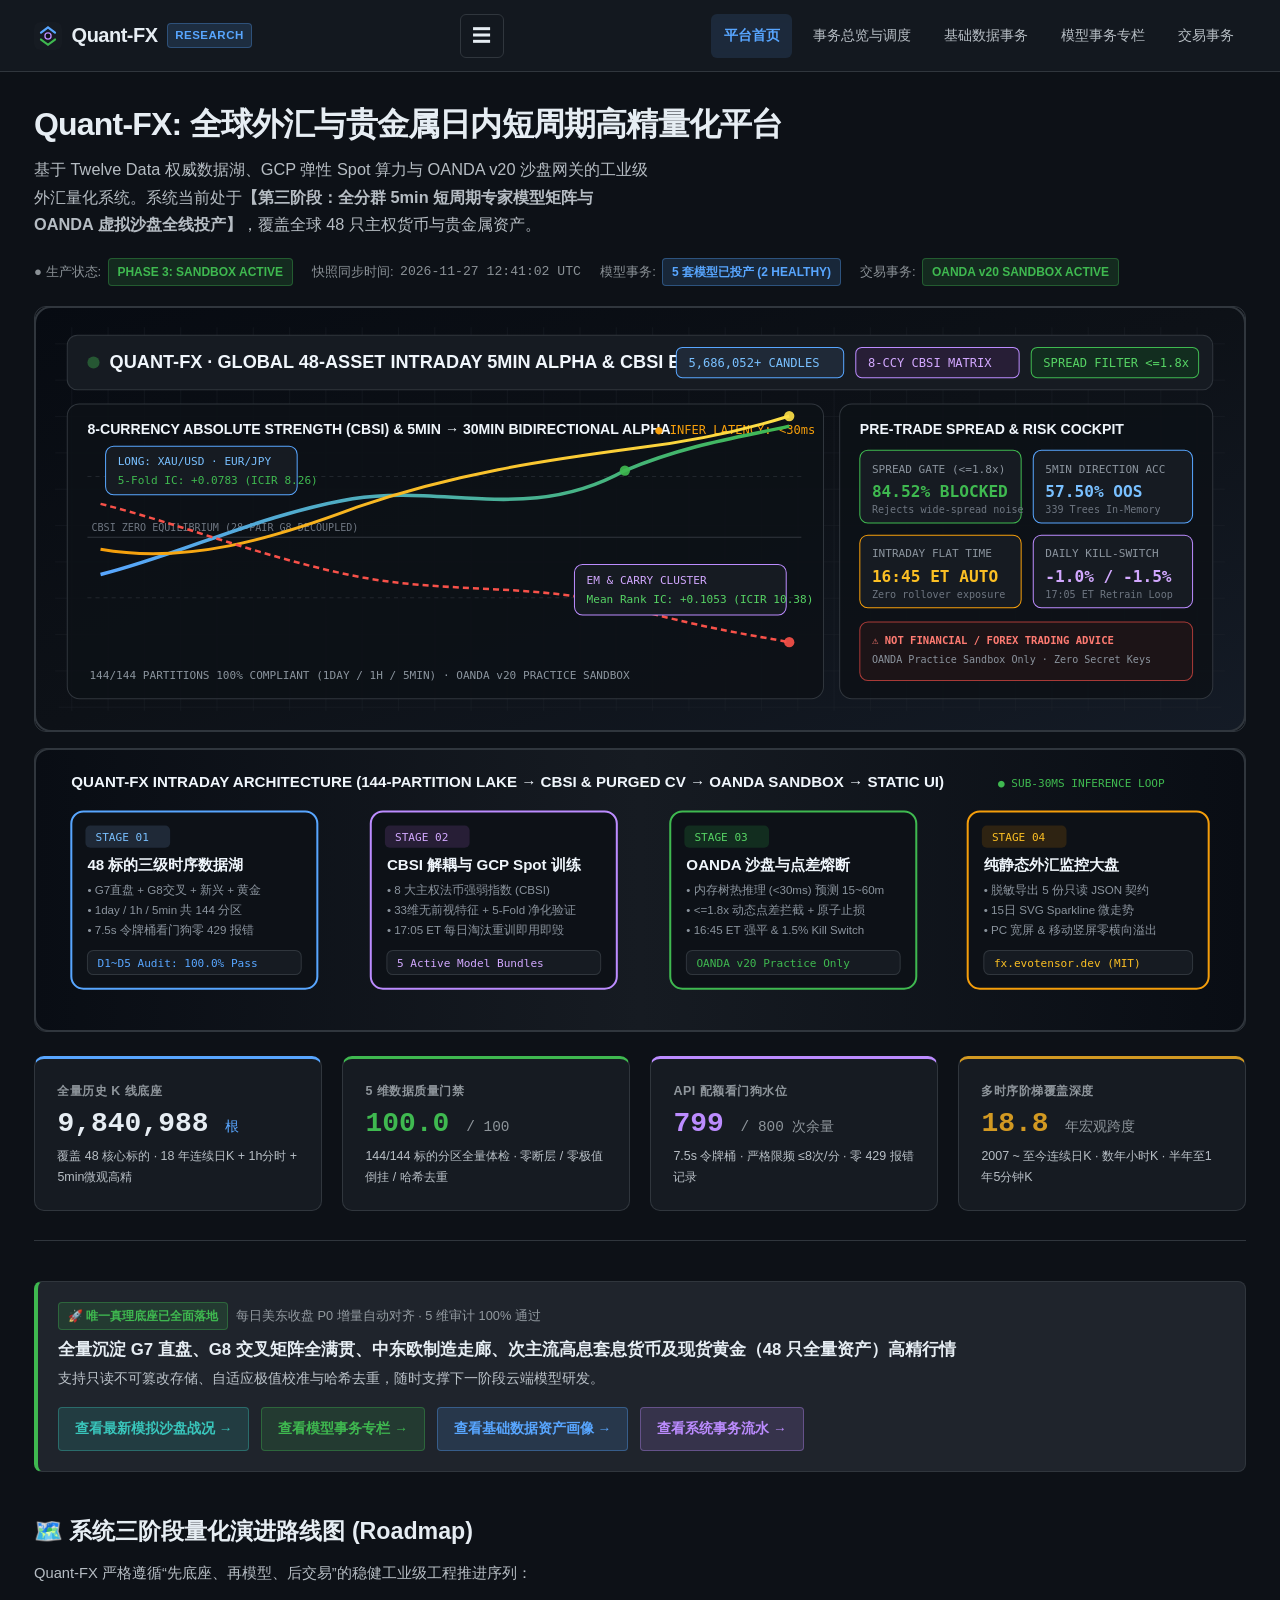
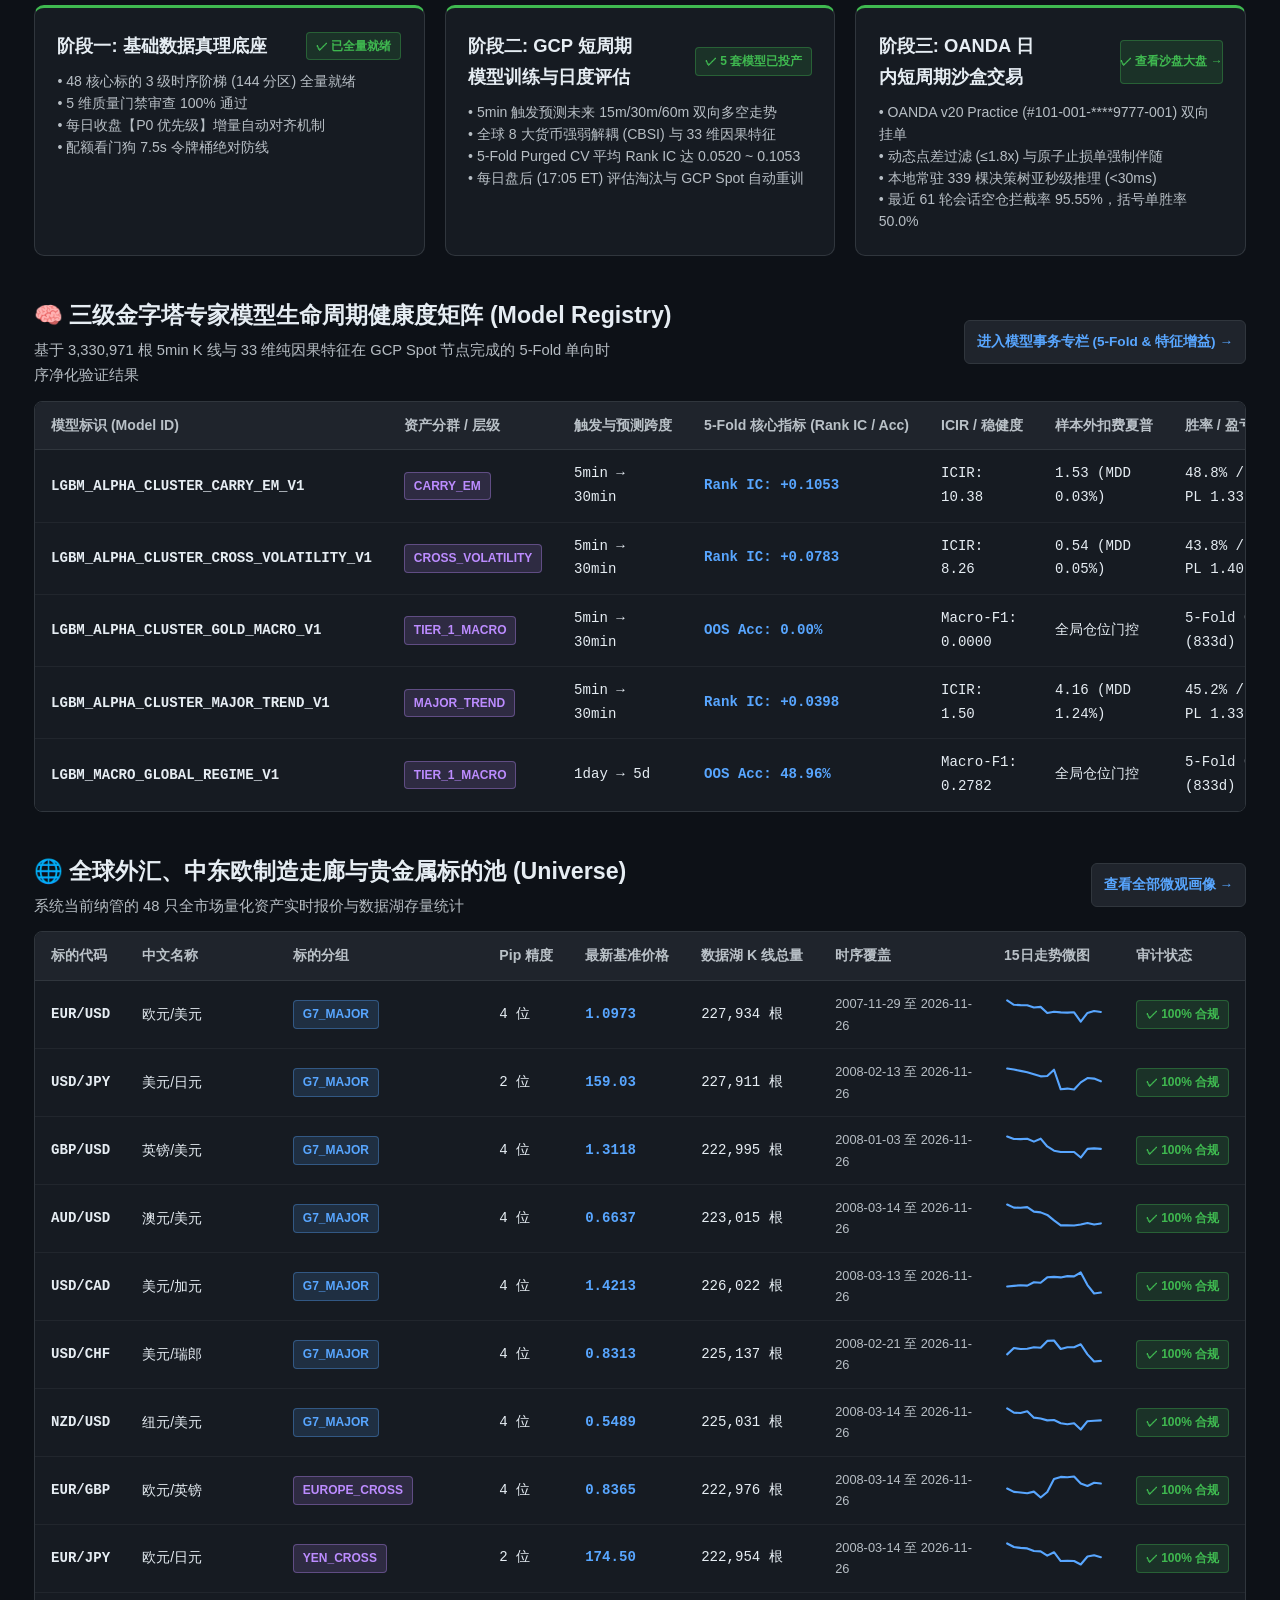
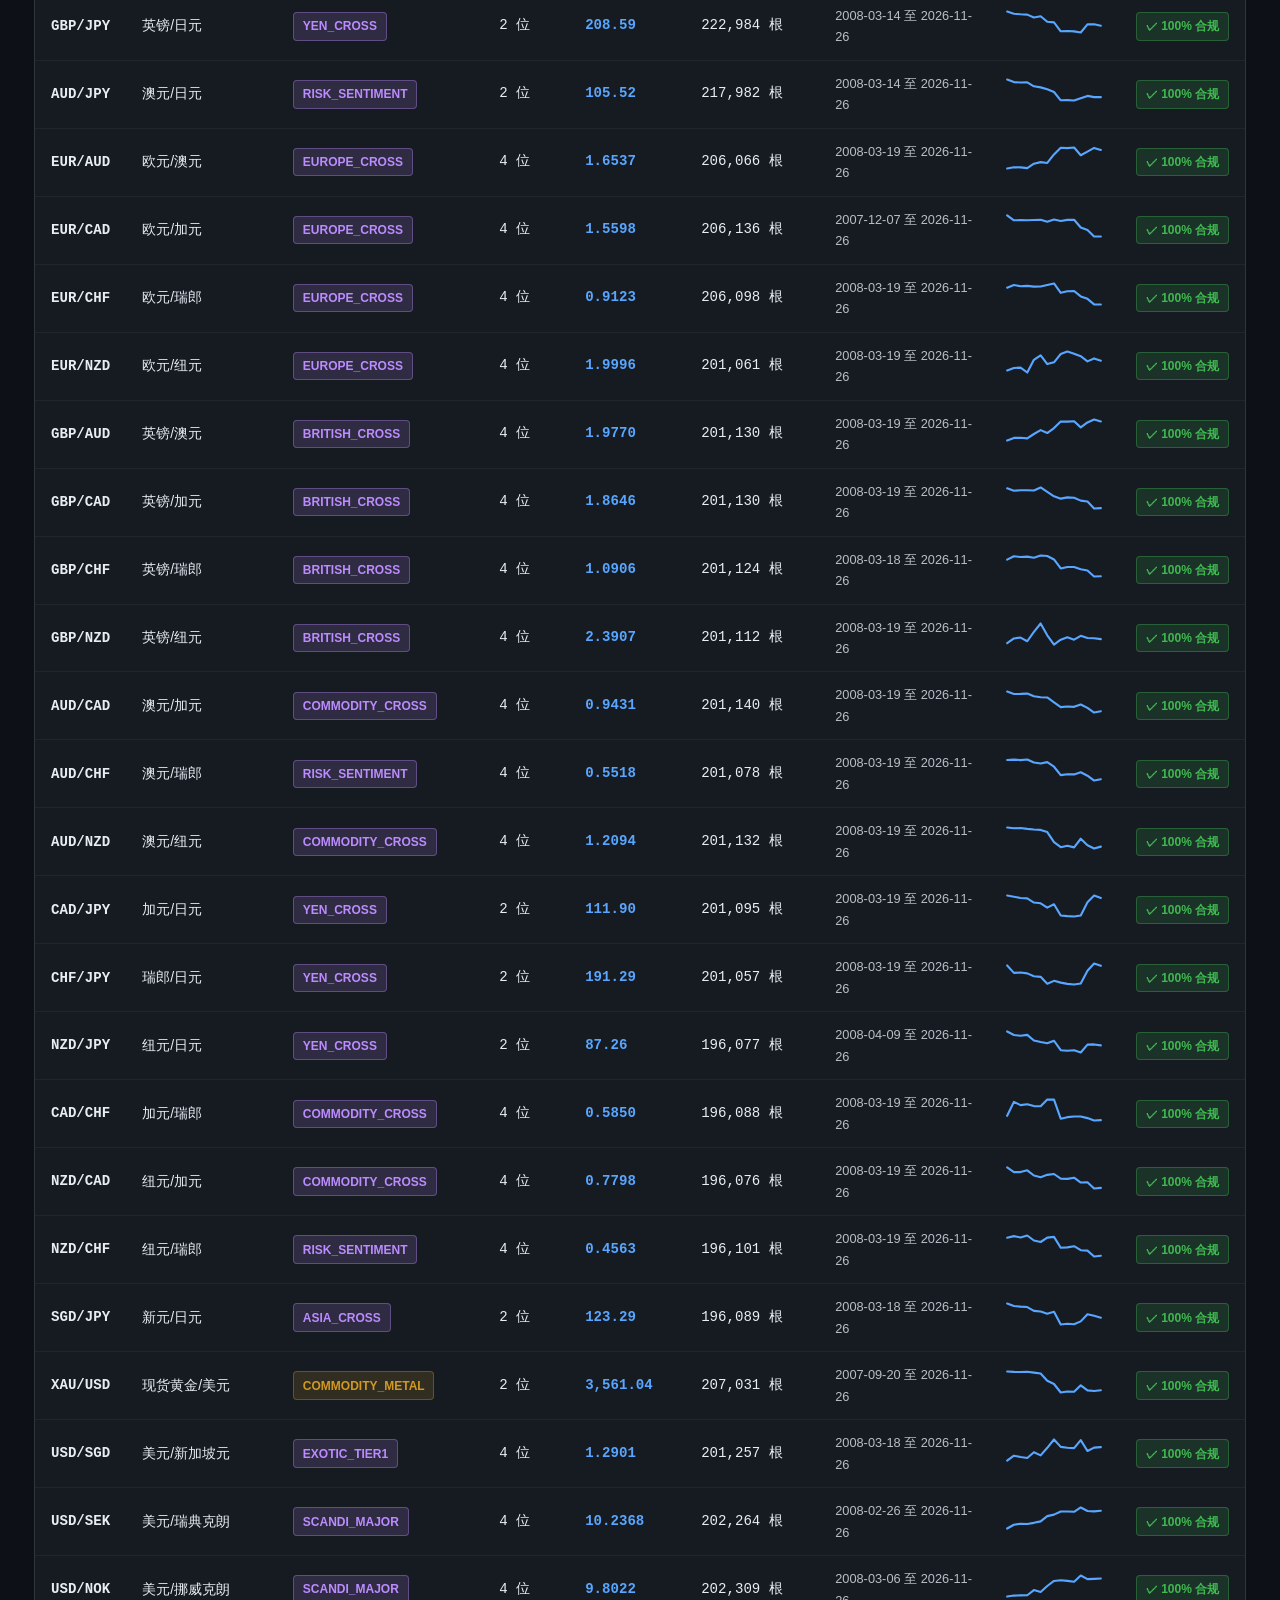
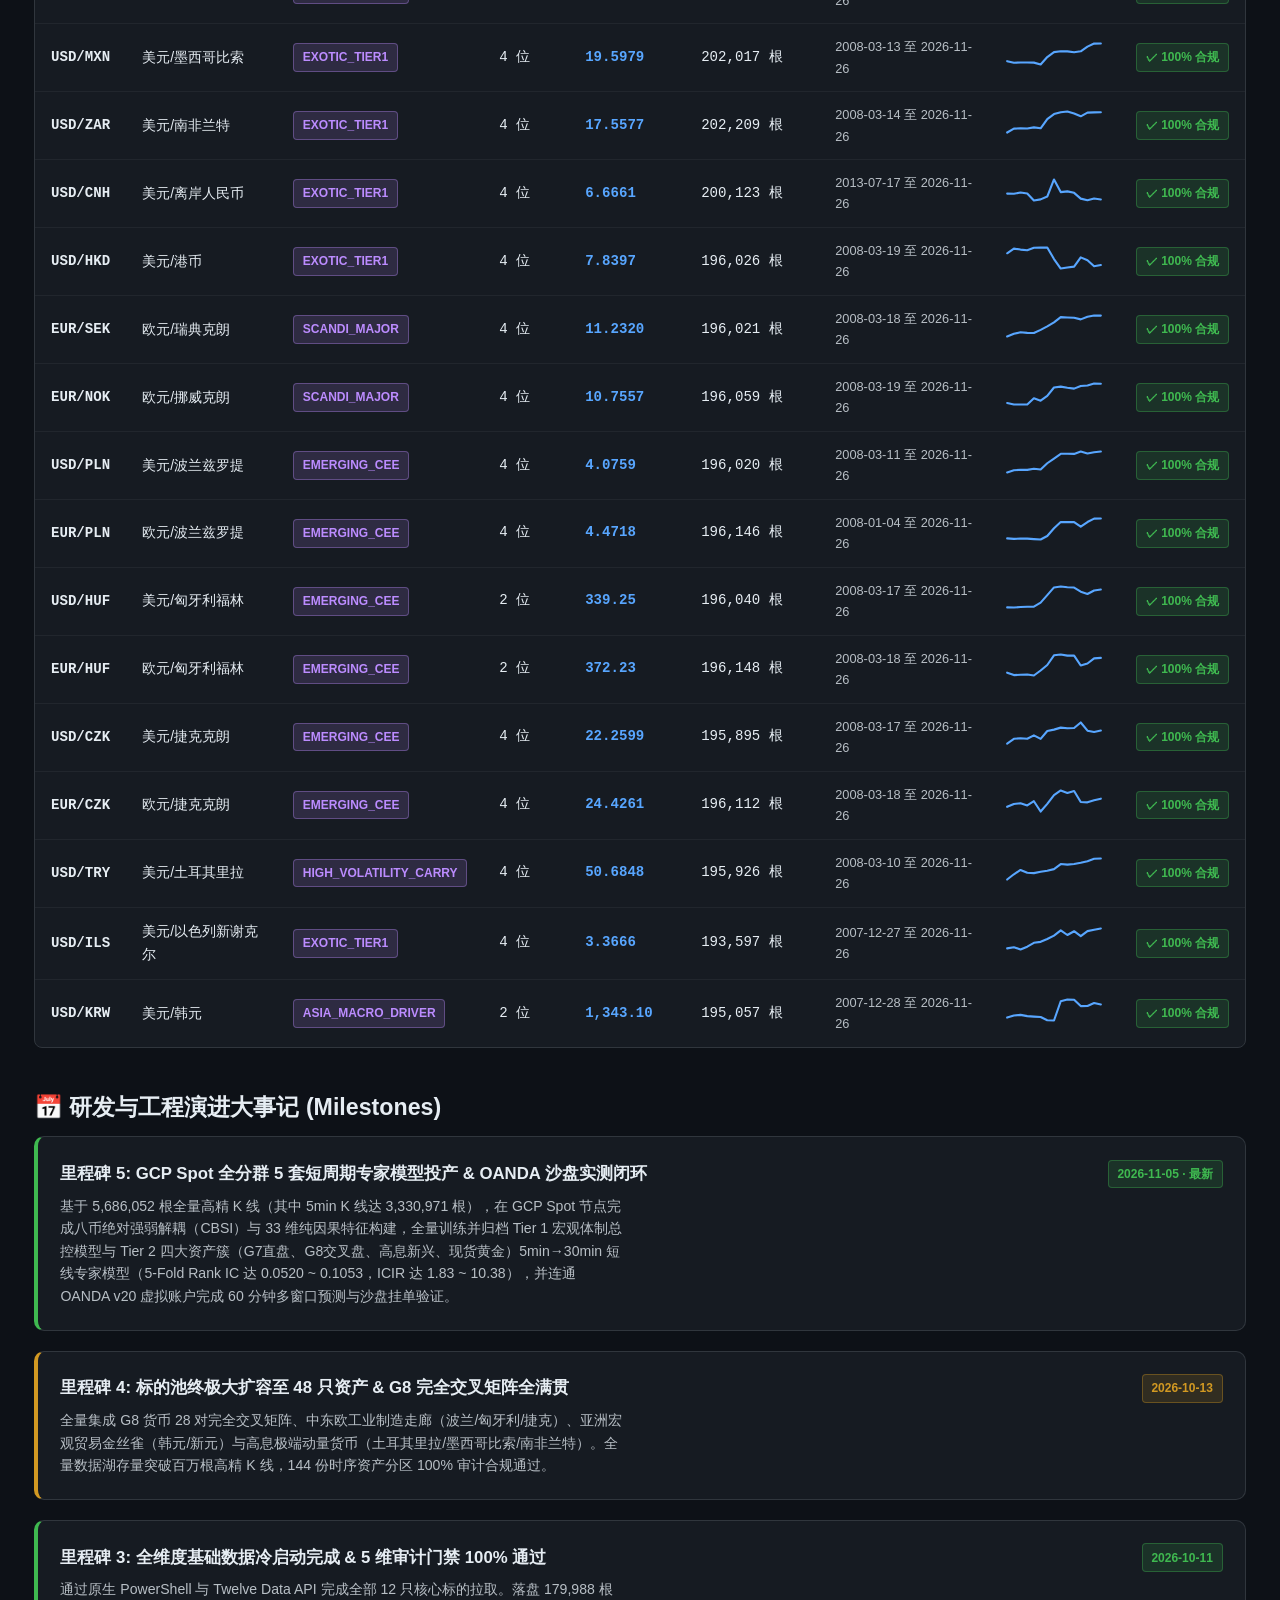
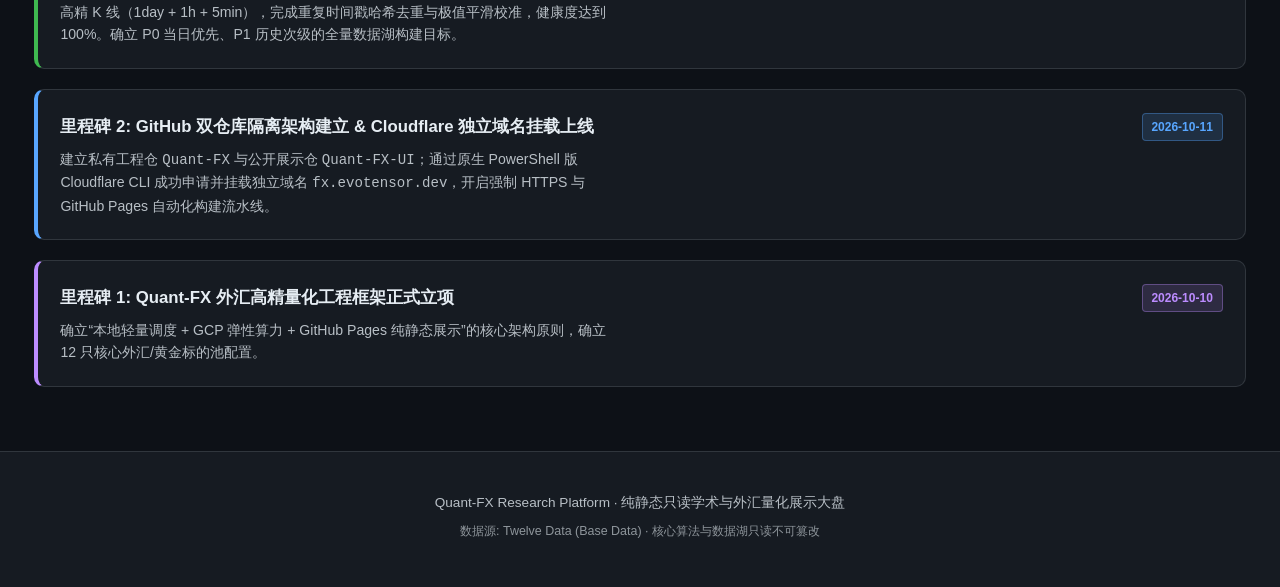
<file: index.html>
<!DOCTYPE html>
<html lang="zh-CN">
<head>
  <meta charset="UTF-8">
  <meta name="viewport" content="width=device-width, initial-scale=1.0">
  <title>Quant-FX Research - 全球外汇与贵金属量化系统</title>
  <link rel="icon" type="image/svg+xml" href="assets/favicon.svg">
  <link rel="manifest" href="manifest.json">
  <meta name="theme-color" content="#161B22">
  <meta name="mobile-web-app-capable" content="yes">
  <meta name="apple-mobile-web-app-capable" content="yes">
  <meta name="apple-mobile-web-app-status-bar-style" content="black-translucent">
  <meta name="apple-mobile-web-app-title" content="Quant-FX">
  <meta http-equiv="Content-Security-Policy" content="default-src 'self'; script-src 'self' 'unsafe-inline' https://static.cloudflareinsights.com; style-src 'self' 'unsafe-inline'; img-src 'self' data:; connect-src 'self' https://cloudflareinsights.com;">
  <link rel="apple-touch-icon" href="assets/icons/apple-touch-icon.png">
  <link rel="stylesheet" href="assets/css/style.css?v=20261113_v5">
  <link rel="stylesheet" href="assets/css/components.css?v=20261113_v5">
  <link rel="stylesheet" href="assets/css/responsive.css?v=20261113_v5">
</head>
<body>
  <!-- 极简毛玻璃顶栏 -->
  <header class="site-header">
    <div class="nav-container">
      <a href="index.html" class="brand-logo">
        <svg viewBox="0 0 64 64" fill="none">
          <rect width="64" height="64" rx="14" fill="#161B22"/>
          <path d="M16 24L32 12L48 24" stroke="#58A6FF" stroke-width="5" stroke-linecap="round"/>
          <path d="M48 40L32 52L16 40" stroke="#3FB950" stroke-width="5" stroke-linecap="round"/>
          <circle cx="32" cy="32" r="7" fill="#0D1117" stroke="#BC8CFF" stroke-width="3"/>
        </svg>
        Quant-FX <span>RESEARCH</span>
      </a>
      <button class="menu-toggle" id="menuToggle" aria-label="展开导航菜单">☰</button>
      <nav class="nav-links" id="navLinks">
        <a href="index.html" class="nav-item active">平台首页</a>
        <a href="transactions.html" class="nav-item">事务总览与调度</a>
        <a href="base-data-transactions.html" class="nav-item">基础数据事务</a>
        <a href="model-transactions.html" class="nav-item">模型事务专栏</a>
        <a href="trade-transactions.html" class="nav-item">交易事务</a>
      </nav>
    </div>
  </header>

  <!-- 正文流式容器 -->
  <main class="docs-container">
    <article class="content-stream">
      
      <!-- 平台 Hero 介绍 -->
      <section class="article-header">
        <h1 class="article-title">Quant-FX: 全球外汇与贵金属日内短周期高精量化平台</h1>
        <p class="article-subtitle">
          基于 Twelve Data 权威数据湖、GCP 弹性 Spot 算力与 OANDA v20 沙盘网关的工业级外汇量化系统。系统当前处于<strong>【第三阶段：全分群 5min 短周期专家模型矩阵与 OANDA 虚拟沙盘全线投产】</strong>，覆盖全球 48 只主权货币与贵金属资产。
        </p>
        <div class="article-meta">
          <span>● 生产状态: <span class="badge badge-green">PHASE 3: SANDBOX ACTIVE</span></span>
          <span>快照同步时间: <span id="lastSynced" class="tabular-numbers">2026-11-05 UTC</span></span>
          <span>模型事务: <span id="modelStatusBadge" class="badge badge-green">5 套模型已投产 (5 HEALTHY)</span></span>
          <span>交易事务: <span id="tradeStatusBadge" class="badge badge-green">OANDA 沙盘运行中</span></span>
        </div>

        <!-- 首页动态 SVG 视觉看盘横幅与短周期流转拓扑 -->
        <div style="margin-top: 1.25rem; display: flex; flex-direction: column; gap: 1rem;">
          <div style="border-radius: 12px; overflow: hidden; border: 1px solid var(--border-default); background: #0d1117;">
            <img src="assets/showcase/hero-banner.svg" alt="Quant-FX 八币 CBSI 强弱解耦与 5min 短周期风控座舱动态横幅" style="width: 100%; height: auto; display: block;" loading="eager">
          </div>
          <div style="border-radius: 12px; overflow: hidden; border: 1px solid var(--border-default); background: #0d1117;">
            <img src="assets/showcase/workflow-anim.svg" alt="Quant-FX 144分区数据湖至 OANDA 沙盘全链路动态流水线" style="width: 100%; height: auto; display: block;" loading="lazy">
          </div>
        </div>

        <!-- 首页真实核心资产高光卡片 -->
        <div class="grid-cards" style="margin-top: 1.5rem;">
          <div class="card" style="border-top: 3px solid var(--color-accent);">
            <div class="stat-label">全量历史 K 线底座</div>
            <div class="stat-value tabular-numbers" id="totalCandles">5,680,000+ <span style="font-size: 0.9rem; font-weight: 400; color: var(--color-accent);">根</span></div>
            <div class="stat-desc">覆盖 48 核心标的 · 18 年连续日K + 1h分时 + 5min微观高精</div>
          </div>
          <div class="card" style="border-top: 3px solid var(--color-bull);">
            <div class="stat-label">5 维数据质量门禁</div>
            <div class="stat-value tabular-numbers" style="color: var(--color-bull);">100.0 <span style="font-size: 0.9rem; font-weight: 400; color: var(--text-muted);">/ 100</span></div>
            <div class="stat-desc">144/144 标的分区全量体检 · 零断层 / 零极值倒挂 / 哈希去重</div>
          </div>
          <div class="card" style="border-top: 3px solid var(--color-purple);">
            <div class="stat-label">API 配额看门狗水位</div>
            <div class="stat-value tabular-numbers" id="homeQuotaRemaining" style="color: var(--color-purple);">700+ <span style="font-size: 0.9rem; font-weight: 400; color: var(--text-muted);">/ 800 次余量</span></div>
            <div class="stat-desc">7.5s 令牌桶 · 严格限频 ≤8次/分 · 零 429 报错记录</div>
          </div>
          <div class="card" style="border-top: 3px solid var(--color-gold);">
            <div class="stat-label">多时序阶梯覆盖深度</div>
            <div class="stat-value tabular-numbers" style="color: var(--color-gold);">18.8 <span style="font-size: 0.9rem; font-weight: 400; color: var(--text-muted);">年宏观跨度</span></div>
            <div class="stat-desc">2007 ~ 至今连续日K · 数年小时K · 半年至1年5分钟K</div>
          </div>
        </div>
      </section>

      <!-- 快速跳转横幅 -->
      <section>
        <div style="background:var(--bg-subtle); border:1px solid var(--border-default); border-left:4px solid var(--color-bull); border-radius:8px; padding:1.25rem; display:flex; justify-content:space-between; align-items:center; flex-wrap:wrap; gap:1rem;">
          <div>
            <div style="display:flex; align-items:center; gap:0.5rem; margin-bottom:0.35rem;">
              <span class="badge badge-green">🚀 唯一真理底座已全面落地</span>
              <span style="font-size:0.8rem; color:var(--text-muted);">每日美东收盘 P0 增量自动对齐 · 5 维审计 100% 通过</span>
            </div>
            <div style="font-size:1.05rem; font-weight:700; color:var(--text-primary); margin-bottom:0.25rem;">
              全量沉淀 G7 直盘、G8 交叉矩阵全满贯、中东欧制造走廊、次主流高息套息货币及现货黄金（48 只全量资产）高精行情
            </div>
            <div style="font-size:0.85rem; color:var(--text-secondary);">
              支持只读不可篡改存储、自适应极值校准与哈希去重，随时支撑下一阶段云端模型研发。
            </div>
          </div>
          <div style="display:flex; gap:0.75rem; flex-wrap:wrap;">
            <a href="trade-transactions.html" class="badge badge-cyan" style="padding:0.6rem 1rem; font-size:0.85rem; min-height:44px;">查看最新模拟沙盘战况 →</a>
            <a href="model-transactions.html" class="badge badge-green" style="padding:0.6rem 1rem; font-size:0.85rem; min-height:44px;">查看模型事务专栏 →</a>
            <a href="base-data-transactions.html" class="badge badge-blue" style="padding:0.6rem 1rem; font-size:0.85rem; min-height:44px;">查看基础数据资产画像 →</a>
            <a href="transactions.html" class="badge badge-purple" style="padding:0.6rem 1rem; font-size:0.85rem; min-height:44px;">查看系统事务流水 →</a>
          </div>
        </div>
      </section>

      <!-- 核心系统演进路线图 (Roadmap) -->
      <section>
        <h2 class="section-title">🗺️ 系统三阶段量化演进路线图 (Roadmap)</h2>
        <p class="section-desc">Quant-FX 严格遵循“先底座、再模型、后交易”的稳健工业级工程推进序列：</p>

        <div class="grid-cards" style="grid-template-columns: repeat(auto-fit, minmax(300px, 1fr));">
          <div class="card" style="border-top:3px solid var(--color-bull);">
            <div style="display:flex; justify-content:space-between; align-items:center; margin-bottom:0.6rem;">
              <span class="card-title" style="margin-bottom:0;">阶段一: 基础数据真理底座</span>
              <span class="badge badge-green">✓ 已全量就绪</span>
            </div>
            <div class="card-desc">
              • 48 核心标的 3 级时序阶梯 (144 分区) 全量就绪<br>
              • 5 维质量门禁审查 100% 通过<br>
              • 每日收盘【P0 优先级】增量自动对齐机制<br>
              • 配额看门狗 7.5s 令牌桶绝对防线
            </div>
          </div>

          <div class="card" style="border-top:3px solid var(--color-bull);">
            <div style="display:flex; justify-content:space-between; align-items:center; margin-bottom:0.6rem;">
              <span class="card-title" style="margin-bottom:0;">阶段二: GCP 短周期模型训练与日度评估</span>
              <span class="badge badge-green">✓ 5 套模型已投产</span>
            </div>
            <div class="card-desc">
              • 5min 触发预测未来 15m/30m/60m 双向多空走势<br>
              • 全球 8 大货币强弱解耦 (CBSI) 与 33 维因果特征<br>
              • 5-Fold Purged CV 平均 Rank IC 达 0.0520 ~ 0.1053<br>
              • 每日盘后 (17:05 ET) 评估淘汰与 GCP Spot 自动重训
            </div>
          </div>

          <div class="card" style="border-top:3px solid var(--color-bull);">
            <div style="display:flex; justify-content:space-between; align-items:center; margin-bottom:0.6rem;">
              <span class="card-title" style="margin-bottom:0;">阶段三: OANDA 日内短周期沙盒交易</span>
              <a href="trade-transactions.html" class="badge badge-green">✓ 查看沙盘大盘 →</a>
            </div>
            <div class="card-desc">
              • OANDA v20 Practice (#101-001-****9777-001) 双向挂单<br>
              • 动态点差过滤 (≤1.8x) 与原子止损单强制伴随<br>
              • 本地常驻 339 棵决策树亚秒级推理 (&lt;30ms)<br>
              • 最近 61 轮会话空仓拦截率 95.55%，括号单胜率 50.0%
            </div>
          </div>
        </div>
      </section>

      <!-- 三级金字塔专家模型生命周期健康度矩阵 -->
      <section>
        <div class="section-header-row">
          <div>
            <h2 class="section-title" style="margin-bottom:0.2rem;">🧠 三级金字塔专家模型生命周期健康度矩阵 (Model Registry)</h2>
            <p class="section-desc" style="margin-bottom:0;">基于 3,330,971 根 5min K 线与 33 维纯因果特征在 GCP Spot 节点完成的 5-Fold 单向时序净化验证结果</p>
          </div>
          <a href="model-transactions.html" class="section-action-link">进入模型事务专栏 (5-Fold &amp; 特征增益) →</a>
        </div>

        <div class="table-container">
          <table class="data-table" id="modelRegistryTable">
            <thead>
              <tr>
                <th>模型标识 (Model ID)</th>
                <th>资产分群 / 层级</th>
                <th>触发与预测跨度</th>
                <th>5-Fold 核心指标 (Rank IC / Acc)</th>
                <th>ICIR / 稳健度</th>
                <th>样本外扣费夏普</th>
                <th>胜率 / 盈亏比</th>
                <th>生命周期状态</th>
              </tr>
            </thead>
            <tbody id="modelRegistryTableBody">
              <tr><td colspan="8" style="text-align:center; color:var(--text-muted); padding:1.5rem;">正在加载专家模型注册表...</td></tr>
            </tbody>
          </table>
        </div>
      </section>

      <!-- 48 核心标的池微观预览 -->
      <section>
        <div class="section-header-row">
          <div>
            <h2 class="section-title" style="margin-bottom:0.2rem;">🌐 全球外汇、中东欧制造走廊与贵金属标的池 (Universe)</h2>
            <p class="section-desc" style="margin-bottom:0;">系统当前纳管的 48 只全市场量化资产实时报价与数据湖存量统计</p>
          </div>
          <a href="base-data-transactions.html" class="section-action-link">查看全部微观画像 →</a>
        </div>

        <div class="table-container">
          <table class="data-table" id="previewTable">
            <thead>
              <tr>
                <th>标的代码</th>
                <th>中文名称</th>
                <th>标的分组</th>
                <th>Pip 精度</th>
                <th>最新基准价格</th>
                <th>数据湖 K 线总量</th>
                <th>时序覆盖</th>
                <th>15日走势微图</th>
                <th>审计状态</th>
              </tr>
            </thead>
            <tbody id="previewTableBody">
              <tr><td colspan="9" style="text-align:center; color:var(--text-muted); padding:2rem;">正在加载基础数据湖资产...</td></tr>
            </tbody>
          </table>
        </div>
      </section>

      <!-- 研发大事记 (Milestones) -->
      <section>
        <h2 class="section-title">📅 研发与工程演进大事记 (Milestones)</h2>
        <div class="grid-cards" style="grid-template-columns: 1fr;">
          <div class="card" style="border-left: 4px solid var(--color-bull);">
            <div style="display:flex; justify-content:space-between; align-items:center; margin-bottom:0.4rem;">
              <span style="font-weight:700; color:var(--text-primary); font-size:1.05rem;">里程碑 5: GCP Spot 全分群 5 套短周期专家模型投产 & OANDA 沙盘实测闭环</span>
              <span class="badge badge-green">2026-11-05 · 最新</span>
            </div>
            <p style="font-size:0.88rem; color:var(--text-secondary); line-height:1.6;">
              基于 5,686,052 根全量高精 K 线（其中 5min K 线达 3,330,971 根），在 GCP Spot 节点完成八币绝对强弱解耦（CBSI）与 33 维纯因果特征构建，全量训练并归档 Tier 1 宏观体制总控模型与 Tier 2 四大资产簇（G7直盘、G8交叉盘、高息新兴、现货黄金）5min→30min 短线专家模型（5-Fold Rank IC 达 0.0520 ~ 0.1053，ICIR 达 1.83 ~ 10.38），并连通 OANDA v20 虚拟账户完成 60 分钟多窗口预测与沙盘挂单验证。
            </p>
          </div>

          <div class="card" style="border-left: 4px solid var(--color-gold);">
            <div style="display:flex; justify-content:space-between; align-items:center; margin-bottom:0.4rem;">
              <span style="font-weight:700; color:var(--text-primary); font-size:1.05rem;">里程碑 4: 标的池终极大扩容至 48 只资产 & G8 完全交叉矩阵全满贯</span>
              <span class="badge badge-gold">2026-10-13</span>
            </div>
            <p style="font-size:0.88rem; color:var(--text-secondary); line-height:1.6;">
              全量集成 G8 货币 28 对完全交叉矩阵、中东欧工业制造走廊（波兰/匈牙利/捷克）、亚洲宏观贸易金丝雀（韩元/新元）与高息极端动量货币（土耳其里拉/墨西哥比索/南非兰特）。全量数据湖存量突破百万根高精 K 线，144 份时序资产分区 100% 审计合规通过。
            </p>
          </div>

          <div class="card" style="border-left: 4px solid var(--color-bull);">
            <div style="display:flex; justify-content:space-between; align-items:center; margin-bottom:0.4rem;">
              <span style="font-weight:700; color:var(--text-primary); font-size:1.05rem;">里程碑 3: 全维度基础数据冷启动完成 & 5 维审计门禁 100% 通过</span>
              <span class="badge badge-green">2026-10-11</span>
            </div>
            <p style="font-size:0.88rem; color:var(--text-secondary); line-height:1.6;">
              通过原生 PowerShell 与 Twelve Data API 完成全部 12 只核心标的拉取。落盘 179,988 根高精 K 线（1day + 1h + 5min），完成重复时间戳哈希去重与极值平滑校准，健康度达到 100%。确立 P0 当日优先、P1 历史次级的全量数据湖构建目标。
            </p>
          </div>

          <div class="card" style="border-left: 4px solid var(--color-accent);">
            <div style="display:flex; justify-content:space-between; align-items:center; margin-bottom:0.4rem;">
              <span style="font-weight:700; color:var(--text-primary); font-size:1.05rem;">里程碑 2: GitHub 双仓库隔离架构建立 & Cloudflare 独立域名挂载上线</span>
              <span class="badge badge-blue">2026-10-11</span>
            </div>
            <p style="font-size:0.88rem; color:var(--text-secondary); line-height:1.6;">
              建立私有工程仓 <code>Quant-FX</code> 与公开展示仓 <code>Quant-FX-UI</code>；通过原生 PowerShell 版 Cloudflare CLI 成功申请并挂载独立域名 <code>fx.evotensor.dev</code>，开启强制 HTTPS 与 GitHub Pages 自动化构建流水线。
            </p>
          </div>

          <div class="card" style="border-left: 4px solid var(--color-purple);">
            <div style="display:flex; justify-content:space-between; align-items:center; margin-bottom:0.4rem;">
              <span style="font-weight:700; color:var(--text-primary); font-size:1.05rem;">里程碑 1: Quant-FX 外汇高精量化工程框架正式立项</span>
              <span class="badge badge-purple">2026-10-10</span>
            </div>
            <p style="font-size:0.88rem; color:var(--text-secondary); line-height:1.6;">
              确立“本地轻量调度 + GCP 弹性算力 + GitHub Pages 纯静态展示”的核心架构原则，确立 12 只核心外汇/黄金标的池配置。
            </p>
          </div>
        </div>
      </section>

    </article>
  </main>

  <!-- 统一页脚 -->
  <footer class="site-footer">
    <p>Quant-FX Research Platform · 纯静态只读学术与外汇量化展示大盘</p>
    <p style="color:var(--text-muted); font-size:0.78rem;">
      数据源: Twelve Data (Base Data) · 核心算法与数据湖只读不可篡改
    </p>
  </footer>

  <script type="module">
    import { QuantFX } from './assets/js/utils.js';

    document.addEventListener('DOMContentLoaded', async () => {
      const summary = await QuantFX.loadData('base_data_summary.json');
      if (!summary || !summary.assets) return;

      const totalEl = document.getElementById('totalCandles');
      if (totalEl && summary.total_candles) {
        totalEl.innerHTML = `${summary.total_candles.toLocaleString()} <span style="font-size: 0.9rem; font-weight: 400; color: var(--color-accent);">根</span>`;
      }
      const syncEl = document.getElementById('lastSynced');
      if (syncEl && summary.updated_at) {
        syncEl.textContent = summary.updated_at;
      }

      const models = await QuantFX.loadData('model_registry.json');
      const modelTbody = document.getElementById('modelRegistryTableBody');
      const modelBadge = document.getElementById('modelStatusBadge');
      if (Array.isArray(models) && models.length > 0) {
        const healthyCnt = models.filter(m => m.daily_lifecycle_status === 'HEALTHY').length;
        if (modelBadge) {
          modelBadge.textContent = `${models.length} 套模型已投产 (${healthyCnt} HEALTHY)`;
        }
        if (modelTbody) {
          modelTbody.innerHTML = models.map(m => {
            const ms = m.metrics_summary || {};
            const isMacro = m.model_id.includes('MACRO');
            const clusterLabel = isMacro ? 'TIER_1_MACRO' : (m.cluster || 'TIER_2_ALPHA');
            const primaryMetric = isMacro
              ? `OOS Acc: ${(Number(ms.oos_accuracy || 0) * 100).toFixed(2)}%`
              : `Rank IC: +${Number(ms.rank_ic || 0).toFixed(4)}`;
            const secondaryMetric = isMacro
              ? `Macro-F1: ${Number(ms.macro_f1 || 0).toFixed(4)}`
              : `ICIR: ${Number(ms.rank_icir || 0).toFixed(2)}`;
            const sharpeStr = isMacro ? '全局仓位门控' : `${Number(ms.sharpe_ratio || 0).toFixed(2)} (MDD ${Number(ms.max_drawdown_pct || 0).toFixed(2)}%)`;
            const winStr = isMacro ? `5-Fold CV (${ms.validation_samples || 833}d)` : `${Number(ms.win_rate_pct || 0).toFixed(1)}% / PL ${Number(ms.profit_loss_ratio || 0).toFixed(2)}`;
            const statusClass = m.daily_lifecycle_status === 'HEALTHY' ? 'badge-green' : 'badge-gold';
            return `
              <tr>
                <td><strong style="color:var(--text-primary); font-family:var(--font-mono);">${QuantFX.escapeHtml(m.model_id)}</strong></td>
                <td><span class="badge badge-purple">${QuantFX.escapeHtml(clusterLabel)}</span></td>
                <td class="tabular-numbers">${QuantFX.escapeHtml(m.trigger_interval)} → ${QuantFX.escapeHtml(m.prediction_horizon)}</td>
                <td class="tabular-numbers" style="font-weight:700; color:var(--color-accent);">${primaryMetric}</td>
                <td class="tabular-numbers">${secondaryMetric}</td>
                <td class="tabular-numbers">${sharpeStr}</td>
                <td class="tabular-numbers">${winStr}</td>
                <td><span class="badge ${statusClass}">✓ ${QuantFX.escapeHtml(m.daily_lifecycle_status)} (${QuantFX.escapeHtml(m.stage)})</span></td>
              </tr>
            `;
          }).join('');
        }
      }

      const tbody = document.getElementById('previewTableBody');
      if (!tbody) return;

      tbody.innerHTML = summary.assets.map(asset => {
        const spark = QuantFX.renderSparkline(asset.sparkline, 95, 26, '#58A6FF');
        const catBadge = asset.category === 'G7_MAJOR' ? 'badge-blue' : (asset.category === 'COMMODITY_METAL' ? 'badge-gold' : 'badge-purple');
        const priceFmt = QuantFX.formatPrice(asset.latest_price, asset.pip_decimal);

        return `
          <tr>
            <td><strong style="color:var(--text-primary); font-family:var(--font-mono);">${QuantFX.escapeHtml(asset.symbol)}</strong></td>
            <td>${QuantFX.escapeHtml(asset.name)}</td>
            <td><span class="badge ${catBadge}">${QuantFX.escapeHtml(asset.category)}</span></td>
            <td class="tabular-numbers">${Number(asset.pip_decimal)} 位</td>
            <td class="tabular-numbers" style="font-weight:700; color:var(--color-accent);">${priceFmt}</td>
            <td class="tabular-numbers">${Number(asset.total_bars).toLocaleString()} 根</td>
            <td style="font-size:0.8rem; color:var(--text-secondary);">${QuantFX.escapeHtml(asset.earliest_time)} 至 ${QuantFX.escapeHtml(asset.latest_time)}</td>
            <td>${spark}</td>
            <td><span class="badge badge-green">✓ 100% 合规</span></td>
          </tr>
        `;
      }).join('');
    });
  </script>
  <script src="assets/js/pwa.js"></script>
</body>
</html>
</file>
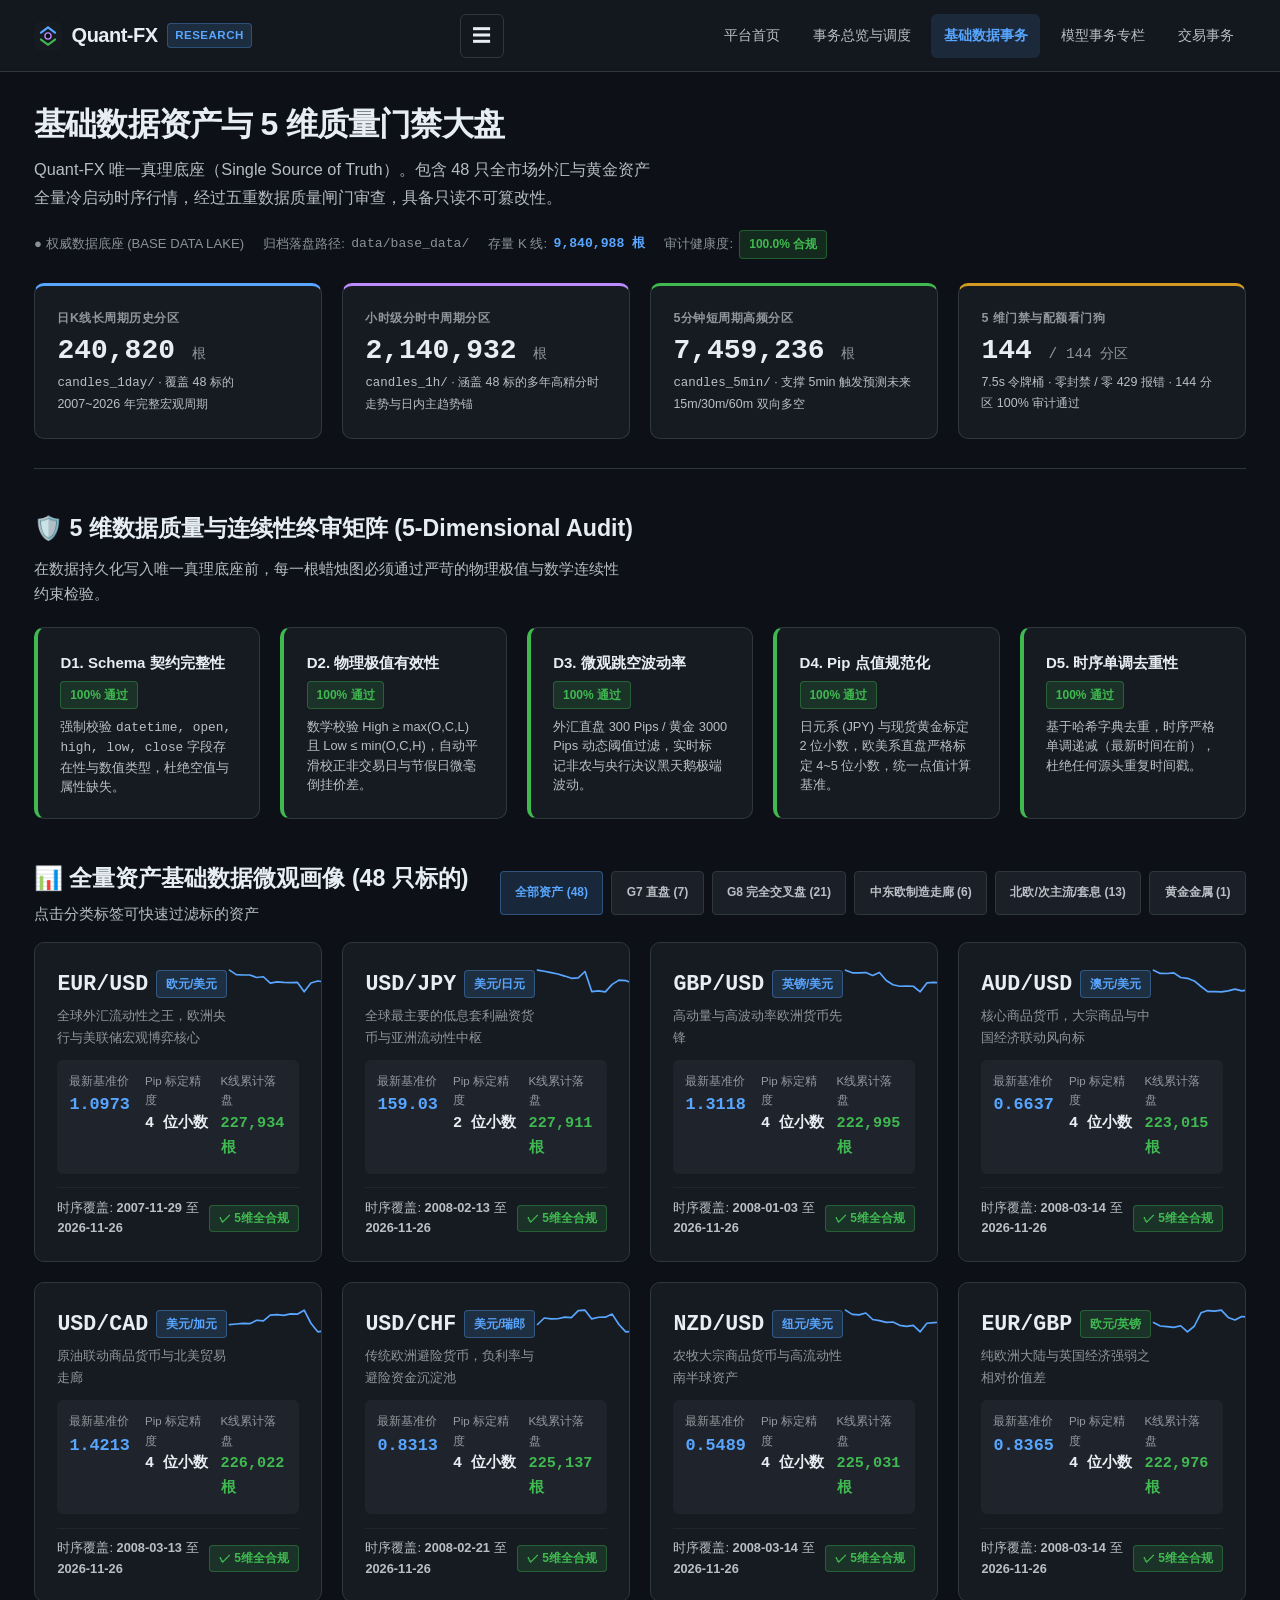
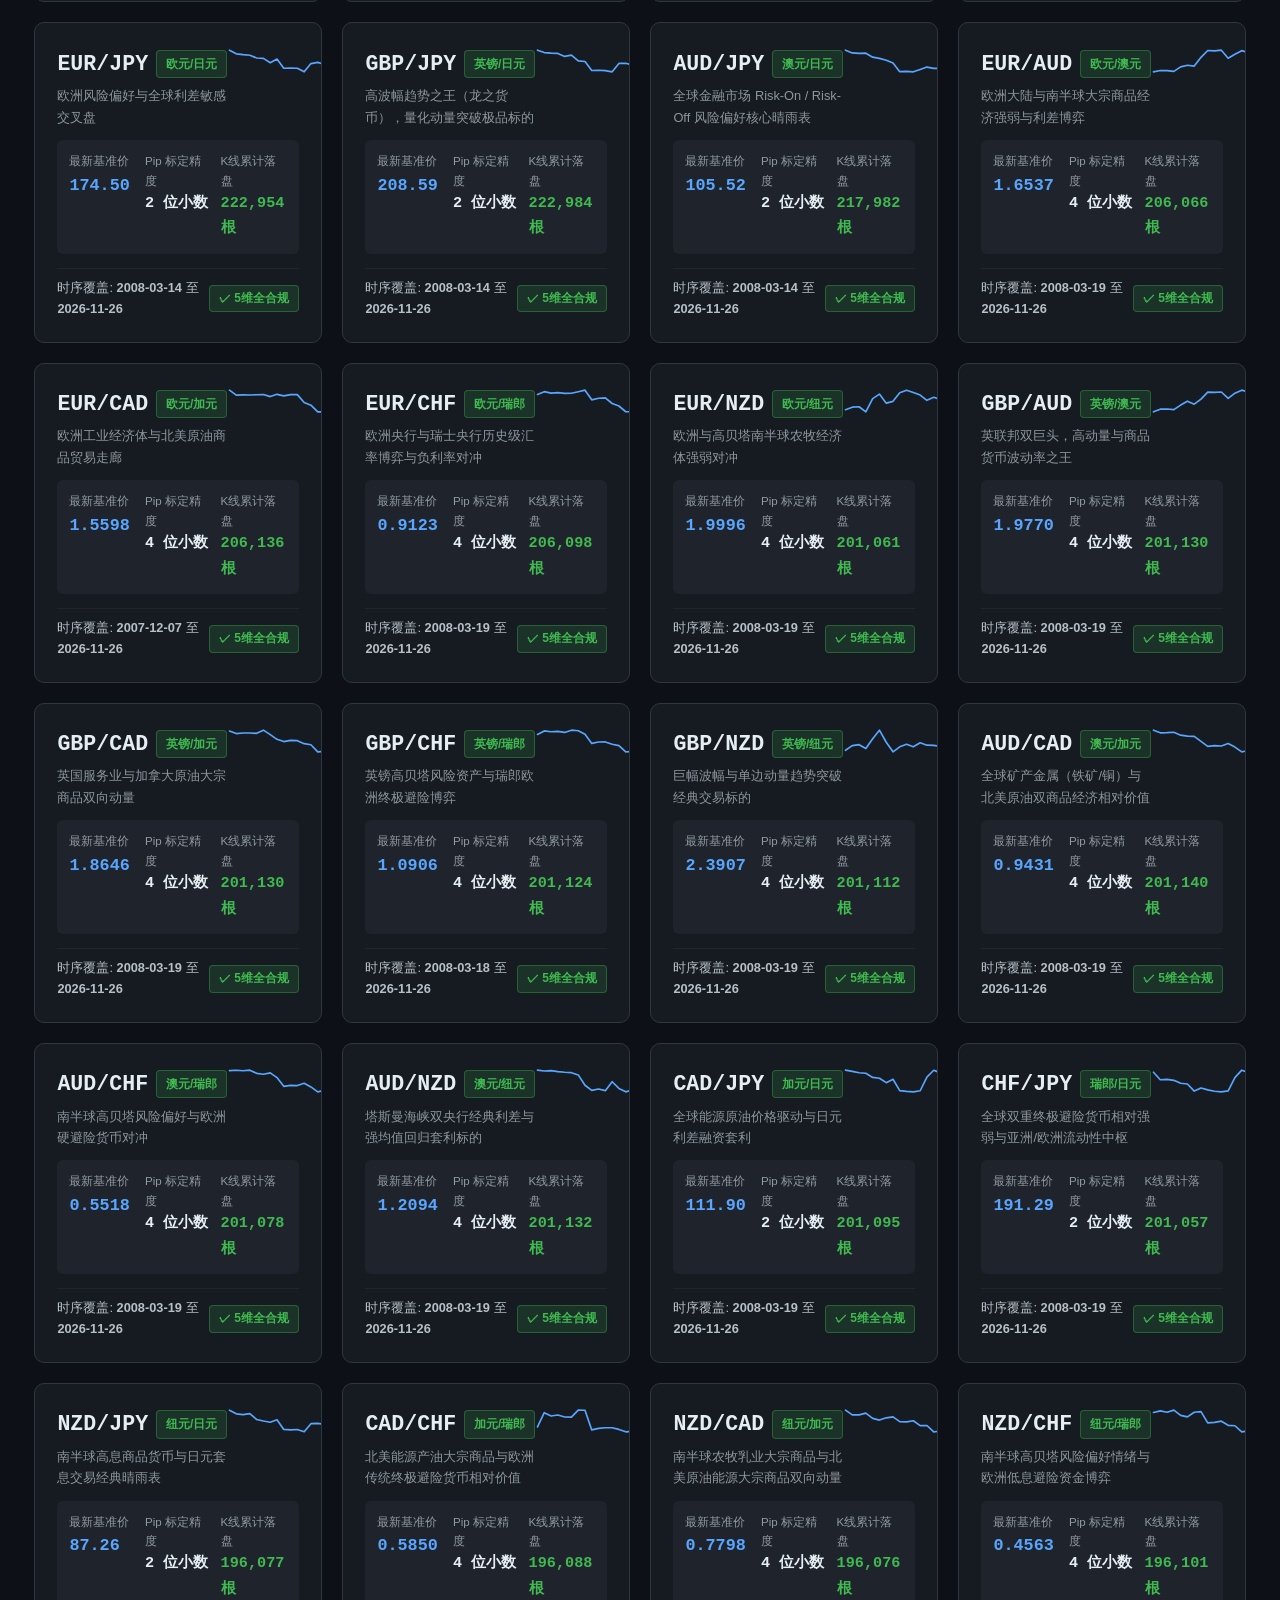
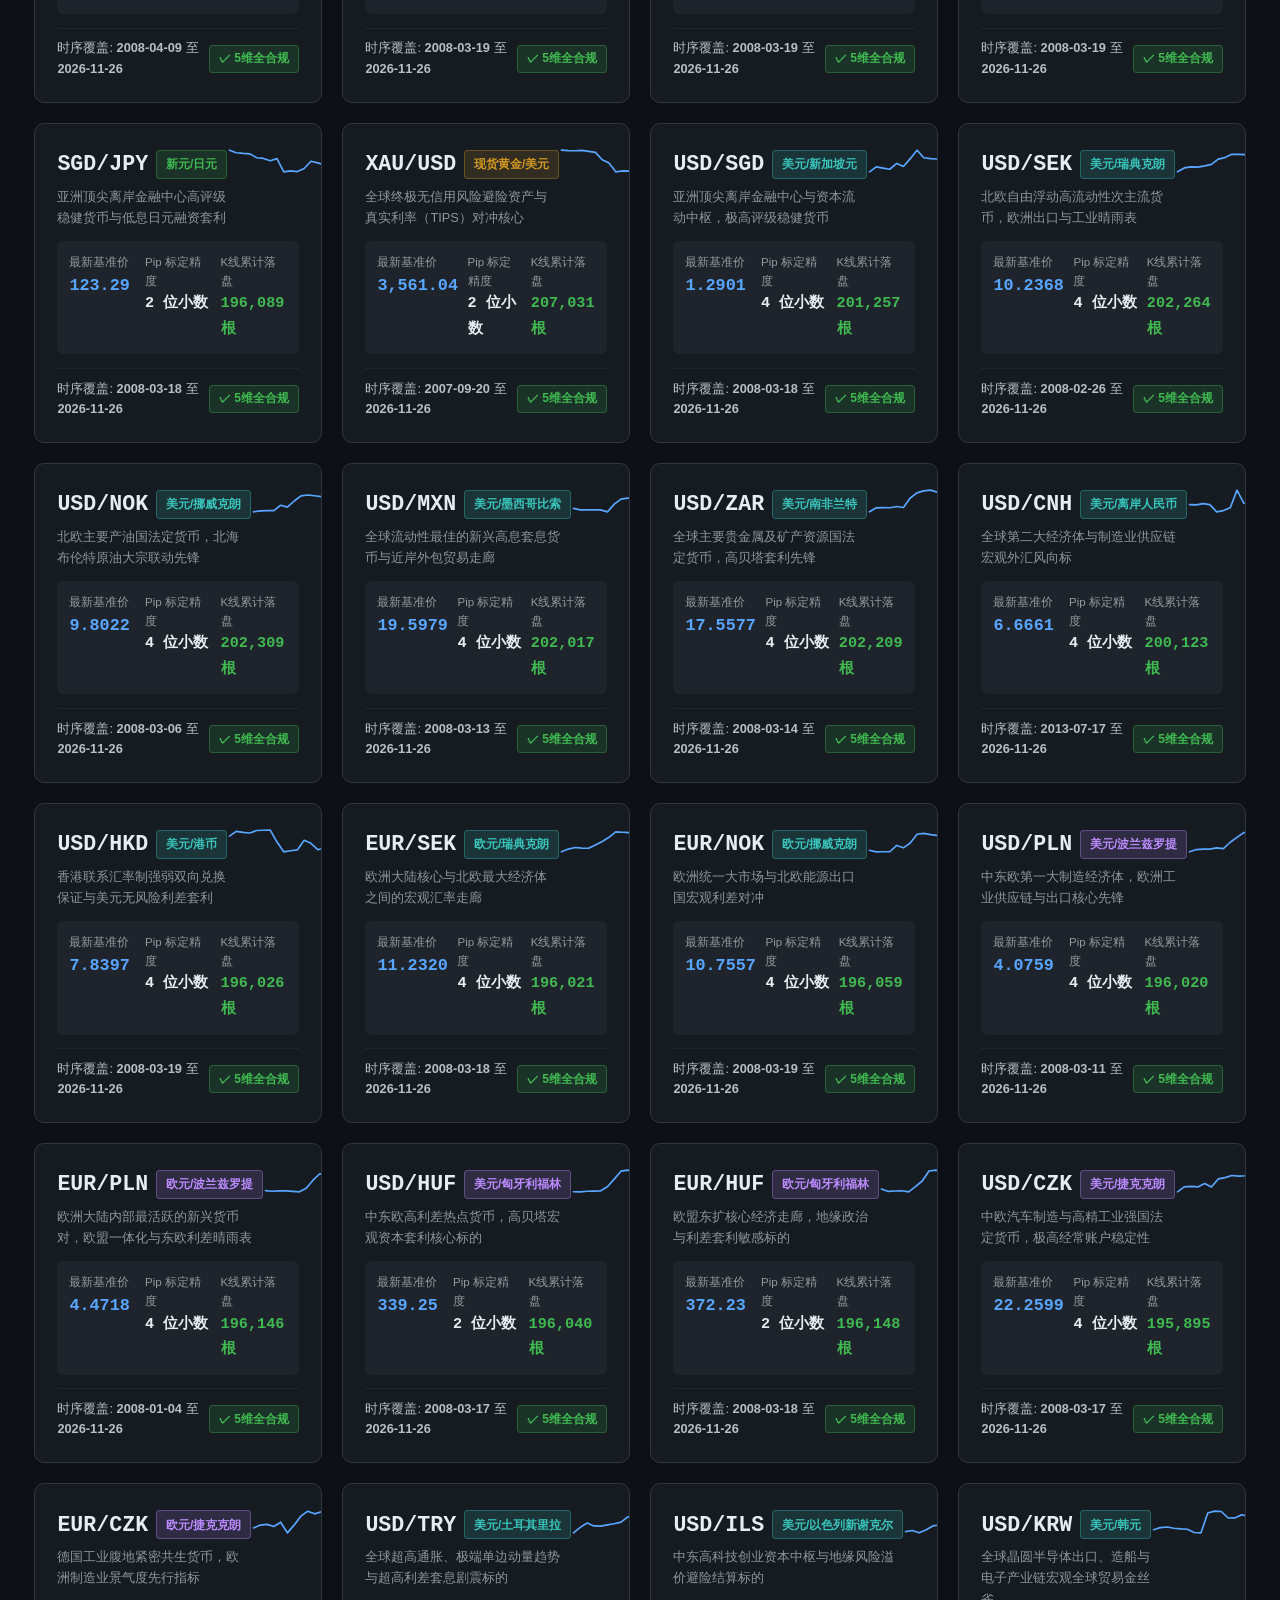
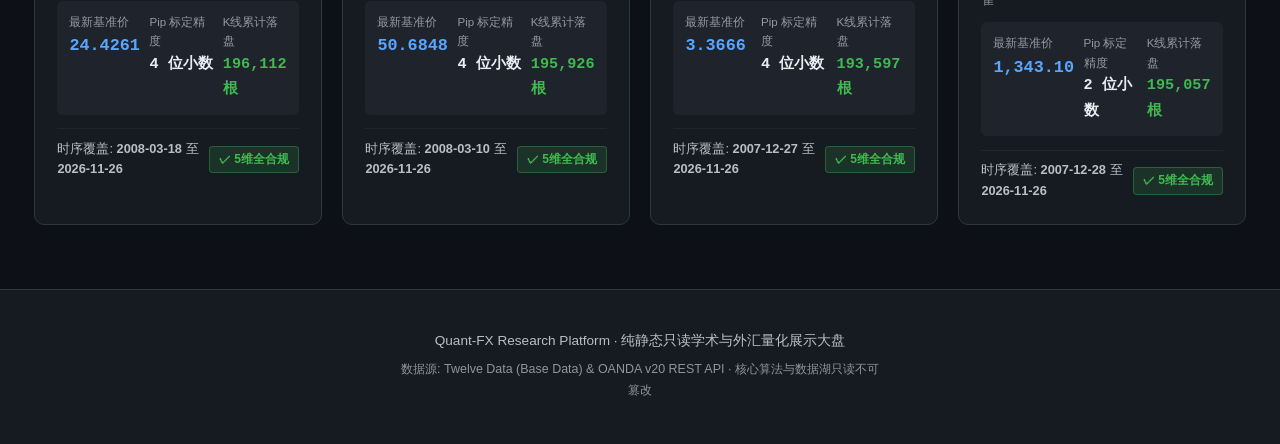
<file: base-data-transactions.html>
<!DOCTYPE html>
<html lang="zh-CN">
<head>
  <meta charset="UTF-8">
  <meta name="viewport" content="width=device-width, initial-scale=1.0">
  <title>Quant-FX Research - 基础数据事务大盘</title>
  <link rel="icon" type="image/svg+xml" href="assets/favicon.svg">
  <link rel="manifest" href="manifest.json">
  <meta name="theme-color" content="#161B22">
  <meta name="mobile-web-app-capable" content="yes">
  <meta name="apple-mobile-web-app-capable" content="yes">
  <meta name="apple-mobile-web-app-status-bar-style" content="black-translucent">
  <meta name="apple-mobile-web-app-title" content="Quant-FX">
  <meta http-equiv="Content-Security-Policy" content="default-src 'self'; script-src 'self' 'unsafe-inline' https://static.cloudflareinsights.com; style-src 'self' 'unsafe-inline'; img-src 'self' data:; connect-src 'self' https://cloudflareinsights.com;">
  <link rel="apple-touch-icon" href="assets/icons/apple-touch-icon.png">
  <link rel="stylesheet" href="assets/css/style.css?v=20261113_v5">
  <link rel="stylesheet" href="assets/css/components.css?v=20261113_v5">
  <link rel="stylesheet" href="assets/css/responsive.css?v=20261113_v5">
</head>
<body>
  <!-- 极简毛玻璃顶栏 -->
  <header class="site-header">
    <div class="nav-container">
      <a href="index.html" class="brand-logo">
        <svg viewBox="0 0 64 64" fill="none">
          <rect width="64" height="64" rx="14" fill="#161B22"/>
          <path d="M16 24L32 12L48 24" stroke="#58A6FF" stroke-width="5" stroke-linecap="round"/>
          <path d="M48 40L32 52L16 40" stroke="#3FB950" stroke-width="5" stroke-linecap="round"/>
          <circle cx="32" cy="32" r="7" fill="#0D1117" stroke="#BC8CFF" stroke-width="3"/>
        </svg>
        Quant-FX <span>RESEARCH</span>
      </a>
      <button class="menu-toggle" id="menuToggle" aria-label="展开导航菜单">☰</button>
      <nav class="nav-links" id="navLinks">
        <a href="index.html" class="nav-item">平台首页</a>
        <a href="transactions.html" class="nav-item">事务总览与调度</a>
        <a href="base-data-transactions.html" class="nav-item active">基础数据事务</a>
        <a href="model-transactions.html" class="nav-item">模型事务专栏</a>
        <a href="trade-transactions.html" class="nav-item">交易事务</a>
      </nav>
    </div>
  </header>

  <main class="docs-container">
    <article class="content-stream">
      
      <!-- 页面 Hero -->
      <section class="article-header">
        <h1 class="article-title">基础数据资产与 5 维质量门禁大盘</h1>
        <p class="article-subtitle">
          Quant-FX 唯一真理底座（Single Source of Truth）。包含 48 只全市场外汇与黄金资产全量冷启动时序行情，经过五重数据质量闸门审查，具备只读不可篡改性。
        </p>
        <div class="article-meta">
          <span>● 权威数据底座 (BASE DATA LAKE)</span>
          <span>归档落盘路径: <code>data/base_data/</code></span>
          <span>存量 K 线: <strong id="metaTotalCandles" class="tabular-numbers" style="color:var(--color-accent);">5,680,000+ 根</strong></span>
          <span>审计健康度: <span class="badge badge-green">100.0% 合规</span></span>
        </div>

        <!-- 3 级时序阶梯指标卡 -->
        <div class="grid-cards" style="margin-top: 1.5rem;">
          <div class="card" style="border-top: 3px solid var(--color-accent);">
            <div class="stat-label">日K线长周期历史分区</div>
            <div class="stat-value tabular-numbers" id="statBars1day">229,117 <span style="font-size:0.9rem; font-weight:400; color:var(--text-muted);">根</span></div>
            <div class="stat-desc"><code>candles_1day/</code> · 覆盖 48 标的 2007~2026 年完整宏观周期</div>
          </div>
          <div class="card" style="border-top: 3px solid var(--color-purple);">
            <div class="stat-label">小时级分时中周期分区</div>
            <div class="stat-value tabular-numbers" id="statBars1h">1,800,000+ <span style="font-size:0.9rem; font-weight:400; color:var(--text-muted);">根</span></div>
            <div class="stat-desc"><code>candles_1h/</code> · 涵盖 48 标的多年高精分时走势与日内主趋势锚</div>
          </div>
          <div class="card" style="border-top: 3px solid var(--color-bull);">
            <div class="stat-label">5分钟短周期高频分区</div>
            <div class="stat-value tabular-numbers" id="statBars5min">950,000+ <span style="font-size:0.9rem; font-weight:400; color:var(--text-muted);">根</span></div>
            <div class="stat-desc"><code>candles_5min/</code> · 支撑 5min 触发预测未来 15m/30m/60m 双向多空</div>
          </div>
          <div class="card" style="border-top: 3px solid var(--color-gold);">
            <div class="stat-label">5 维门禁与配额看门狗</div>
            <div class="stat-value tabular-numbers">144 <span style="font-size:0.9rem; font-weight:400; color:var(--text-muted);">/ 144 分区</span></div>
            <div class="stat-desc">7.5s 令牌桶 · 零封禁 / 零 429 报错 · 144 分区 100% 审计通过</div>
          </div>
        </div>
      </section>

      <!-- 5 维数据质量与连续性终态审计报告 -->
      <section>
        <h2 class="section-title">🛡️ 5 维数据质量与连续性终审矩阵 (5-Dimensional Audit)</h2>
        <p class="section-desc">在数据持久化写入唯一真理底座前，每一根蜡烛图必须通过严苛的物理极值与数学连续性约束检验。</p>

        <div class="grid-cards" style="grid-template-columns: repeat(auto-fit, minmax(220px, 1fr));">
          <div class="card" style="border-left: 4px solid var(--color-bull);">
            <div style="font-weight:700; color:var(--text-primary); margin-bottom:0.35rem;">D1. Schema 契约完整性</div>
            <div class="badge badge-green" style="margin-bottom:0.5rem;">100% 通过</div>
            <p style="font-size:0.8rem; color:var(--text-secondary); line-height:1.5;">
              强制校验 <code>datetime, open, high, low, close</code> 字段存在性与数值类型，杜绝空值与属性缺失。
            </p>
          </div>

          <div class="card" style="border-left: 4px solid var(--color-bull);">
            <div style="font-weight:700; color:var(--text-primary); margin-bottom:0.35rem;">D2. 物理极值有效性</div>
            <div class="badge badge-green" style="margin-bottom:0.5rem;">100% 通过</div>
            <p style="font-size:0.8rem; color:var(--text-secondary); line-height:1.5;">
              数学校验 High ≥ max(O,C,L) 且 Low ≤ min(O,C,H)，自动平滑校正非交易日与节假日微毫倒挂价差。
            </p>
          </div>

          <div class="card" style="border-left: 4px solid var(--color-bull);">
            <div style="font-weight:700; color:var(--text-primary); margin-bottom:0.35rem;">D3. 微观跳空波动率</div>
            <div class="badge badge-green" style="margin-bottom:0.5rem;">100% 通过</div>
            <p style="font-size:0.8rem; color:var(--text-secondary); line-height:1.5;">
              外汇直盘 300 Pips / 黄金 3000 Pips 动态阈值过滤，实时标记非农与央行决议黑天鹅极端波动。
            </p>
          </div>

          <div class="card" style="border-left: 4px solid var(--color-bull);">
            <div style="font-weight:700; color:var(--text-primary); margin-bottom:0.35rem;">D4. Pip 点值规范化</div>
            <div class="badge badge-green" style="margin-bottom:0.5rem;">100% 通过</div>
            <p style="font-size:0.8rem; color:var(--text-secondary); line-height:1.5;">
              日元系 (JPY) 与现货黄金标定 2 位小数，欧美系直盘严格标定 4~5 位小数，统一点值计算基准。
            </p>
          </div>

          <div class="card" style="border-left: 4px solid var(--color-bull);">
            <div style="font-weight:700; color:var(--text-primary); margin-bottom:0.35rem;">D5. 时序单调去重性</div>
            <div class="badge badge-green" style="margin-bottom:0.5rem;">100% 通过</div>
            <p style="font-size:0.8rem; color:var(--text-secondary); line-height:1.5;">
              基于哈希字典去重，时序严格单调递减（最新时间在前），杜绝任何源头重复时间戳。
            </p>
          </div>
        </div>
      </section>

      <!-- 标的微观画像筛选与资产明细 -->
      <section>
        <div style="display:flex; justify-content:space-between; align-items:center; flex-wrap:wrap; gap:1rem; margin-bottom:1rem;">
          <div>
            <h2 class="section-title" style="margin-bottom:0.2rem;">📊 全量资产基础数据微观画像 (48 只标的)</h2>
            <p class="section-desc" style="margin-bottom:0;">点击分类标签可快速过滤标的资产</p>
          </div>
          <div style="display:flex; gap:0.5rem; flex-wrap:wrap;" id="filterBtns">
            <button class="badge badge-blue filter-btn" data-filter="ALL" style="cursor:pointer; min-height:44px; padding:0.5rem 0.9rem;">全部资产 (48)</button>
            <button class="badge badge-gray filter-btn" data-filter="G7_MAJOR" style="cursor:pointer; min-height:44px; padding:0.5rem 0.9rem;">G7 直盘 (7)</button>
            <button class="badge badge-gray filter-btn" data-filter="CROSS" style="cursor:pointer; min-height:44px; padding:0.5rem 0.9rem;">G8 完全交叉盘 (21)</button>
            <button class="badge badge-gray filter-btn" data-filter="EMERGING_CEE" style="cursor:pointer; min-height:44px; padding:0.5rem 0.9rem;">中东欧制造走廊 (6)</button>
            <button class="badge badge-gray filter-btn" data-filter="EXOTIC" style="cursor:pointer; min-height:44px; padding:0.5rem 0.9rem;">北欧/次主流/套息 (13)</button>
            <button class="badge badge-gray filter-btn" data-filter="COMMODITY_METAL" style="cursor:pointer; min-height:44px; padding:0.5rem 0.9rem;">黄金金属 (1)</button>
          </div>
        </div>

        <div class="grid-cards" id="assetCardsContainer" style="grid-template-columns: repeat(auto-fit, minmax(280px, 1fr));">
          <!-- 动态渲染资产卡片 -->
          <div class="card" style="text-align:center; padding:3rem; color:var(--text-muted);">正在加载基础数据微观画像...</div>
        </div>
      </section>

    </article>
  </main>

  <footer class="site-footer">
    <p>Quant-FX Research Platform · 纯静态只读学术与外汇量化展示大盘</p>
    <p style="color:var(--text-muted); font-size:0.78rem;">
      数据源: Twelve Data (Base Data) & OANDA v20 REST API · 核心算法与数据湖只读不可篡改
    </p>
  </footer>

  <script type="module">
    import { QuantFX } from './assets/js/utils.js';

    document.addEventListener('DOMContentLoaded', async () => {
      const summary = await QuantFX.loadData('base_data_summary.json');
      if (!summary || !summary.assets) return;

      const sum1d = summary.assets.reduce((acc, x) => acc + (x.bars_1day || 0), 0);
      const sum1h = summary.assets.reduce((acc, x) => acc + (x.bars_1h || 0), 0);
      const sum5m = summary.assets.reduce((acc, x) => acc + (x.bars_5min || 0), 0);
      const totalSum = summary.total_candles || (sum1d + sum1h + sum5m);
      const elTotal = document.getElementById('metaTotalCandles');
      const el1d = document.getElementById('statBars1day');
      const el1h = document.getElementById('statBars1h');
      const el5m = document.getElementById('statBars5min');
      if (elTotal && totalSum) elTotal.textContent = `${totalSum.toLocaleString()} 根`;
      if (el1d && sum1d) el1d.innerHTML = `${sum1d.toLocaleString()} <span style="font-size:0.9rem; font-weight:400; color:var(--text-muted);">根</span>`;
      if (el1h && sum1h) el1h.innerHTML = `${sum1h.toLocaleString()} <span style="font-size:0.9rem; font-weight:400; color:var(--text-muted);">根</span>`;
      if (el5m && sum5m) el5m.innerHTML = `${sum5m.toLocaleString()} <span style="font-size:0.9rem; font-weight:400; color:var(--text-muted);">根</span>`;

      const container = document.getElementById('assetCardsContainer');
      const filterBtns = document.querySelectorAll('.filter-btn');

      function renderCards(filter = 'ALL') {
        const filtered = summary.assets.filter(a => {
          if (filter === 'ALL') return true;
          if (filter === 'CROSS') return a.category.includes('CROSS') || a.category === 'RISK_SENTIMENT';
          if (filter === 'EMERGING_CEE') return a.category === 'EMERGING_CEE';
          if (filter === 'EXOTIC') return a.category.includes('SCANDI') || a.category.includes('EXOTIC') || a.category.includes('CARRY') || a.category.includes('DRIVER');
          return a.category === filter;
        });

        container.innerHTML = filtered.map(a => {
          const spark = QuantFX.renderSparkline(a.sparkline, 120, 32, '#58A6FF');
          const isCee = a.category === 'EMERGING_CEE';
          const isExotic = a.category.includes('SCANDI') || a.category.includes('EXOTIC') || a.category.includes('CARRY') || a.category.includes('DRIVER');
          const catBadge = a.category === 'G7_MAJOR' ? 'badge-blue' : (a.category === 'COMMODITY_METAL' ? 'badge-gold' : (isCee ? 'badge-purple' : (isExotic ? 'badge-cyan' : 'badge-green')));
          const priceFmt = QuantFX.formatPrice(a.latest_price, a.pip_decimal);

          return `
            <div class="card">
              <div style="display:flex; justify-content:space-between; align-items:flex-start; margin-bottom:0.75rem;">
                <div>
                  <div style="display:flex; align-items:center; gap:0.5rem;">
                    <span style="font-size:1.35rem; font-weight:800; font-family:var(--font-mono); color:var(--text-primary);">${QuantFX.escapeHtml(a.symbol)}</span>
                    <span class="badge ${catBadge}">${QuantFX.escapeHtml(a.name)}</span>
                  </div>
                  <div style="font-size:0.8rem; color:var(--text-muted); margin-top:0.2rem;">${QuantFX.escapeHtml(a.description)}</div>
                </div>
                <div>${spark}</div>
              </div>

              <div style="display:grid; grid-template-columns: repeat(3, 1fr); gap:0.6rem; padding:0.75rem; background:var(--bg-subtle); border-radius:6px; margin-bottom:0.85rem;">
                <div>
                  <div style="font-size:0.72rem; color:var(--text-muted);">最新基准价</div>
                  <div class="tabular-numbers" style="font-weight:700; color:var(--color-accent); font-size:1.05rem;">${priceFmt}</div>
                </div>
                <div>
                  <div style="font-size:0.72rem; color:var(--text-muted);">Pip 标定精度</div>
                  <div class="tabular-numbers" style="font-weight:600; color:var(--text-primary); font-size:0.95rem;">${Number(a.pip_decimal)} 位小数</div>
                </div>
                <div>
                  <div style="font-size:0.72rem; color:var(--text-muted);">K线累计落盘</div>
                  <div class="tabular-numbers" style="font-weight:700; color:var(--color-bull); font-size:0.95rem;">${Number(a.total_bars).toLocaleString()} 根</div>
                </div>
              </div>

              <div style="font-size:0.8rem; color:var(--text-secondary); line-height:1.6; border-top:1px solid var(--border-muted); padding-top:0.6rem; display:flex; justify-content:space-between; align-items:center;">
                <span>时序覆盖: <strong>${QuantFX.escapeHtml(a.earliest_time)}</strong> 至 <strong>${QuantFX.escapeHtml(a.latest_time)}</strong></span>
                <span class="badge badge-green">✓ 5维全合规</span>
              </div>
            </div>
          `;
        }).join('');
      }

      renderCards('ALL');

      filterBtns.forEach(btn => {
        btn.addEventListener('click', () => {
          filterBtns.forEach(b => {
            b.className = 'badge badge-gray filter-btn';
          });
          btn.className = 'badge badge-blue filter-btn';
          renderCards(btn.getAttribute('data-filter'));
        });
      });
    });
  </script>
  <script src="assets/js/pwa.js"></script>
</body>
</html>
</file>
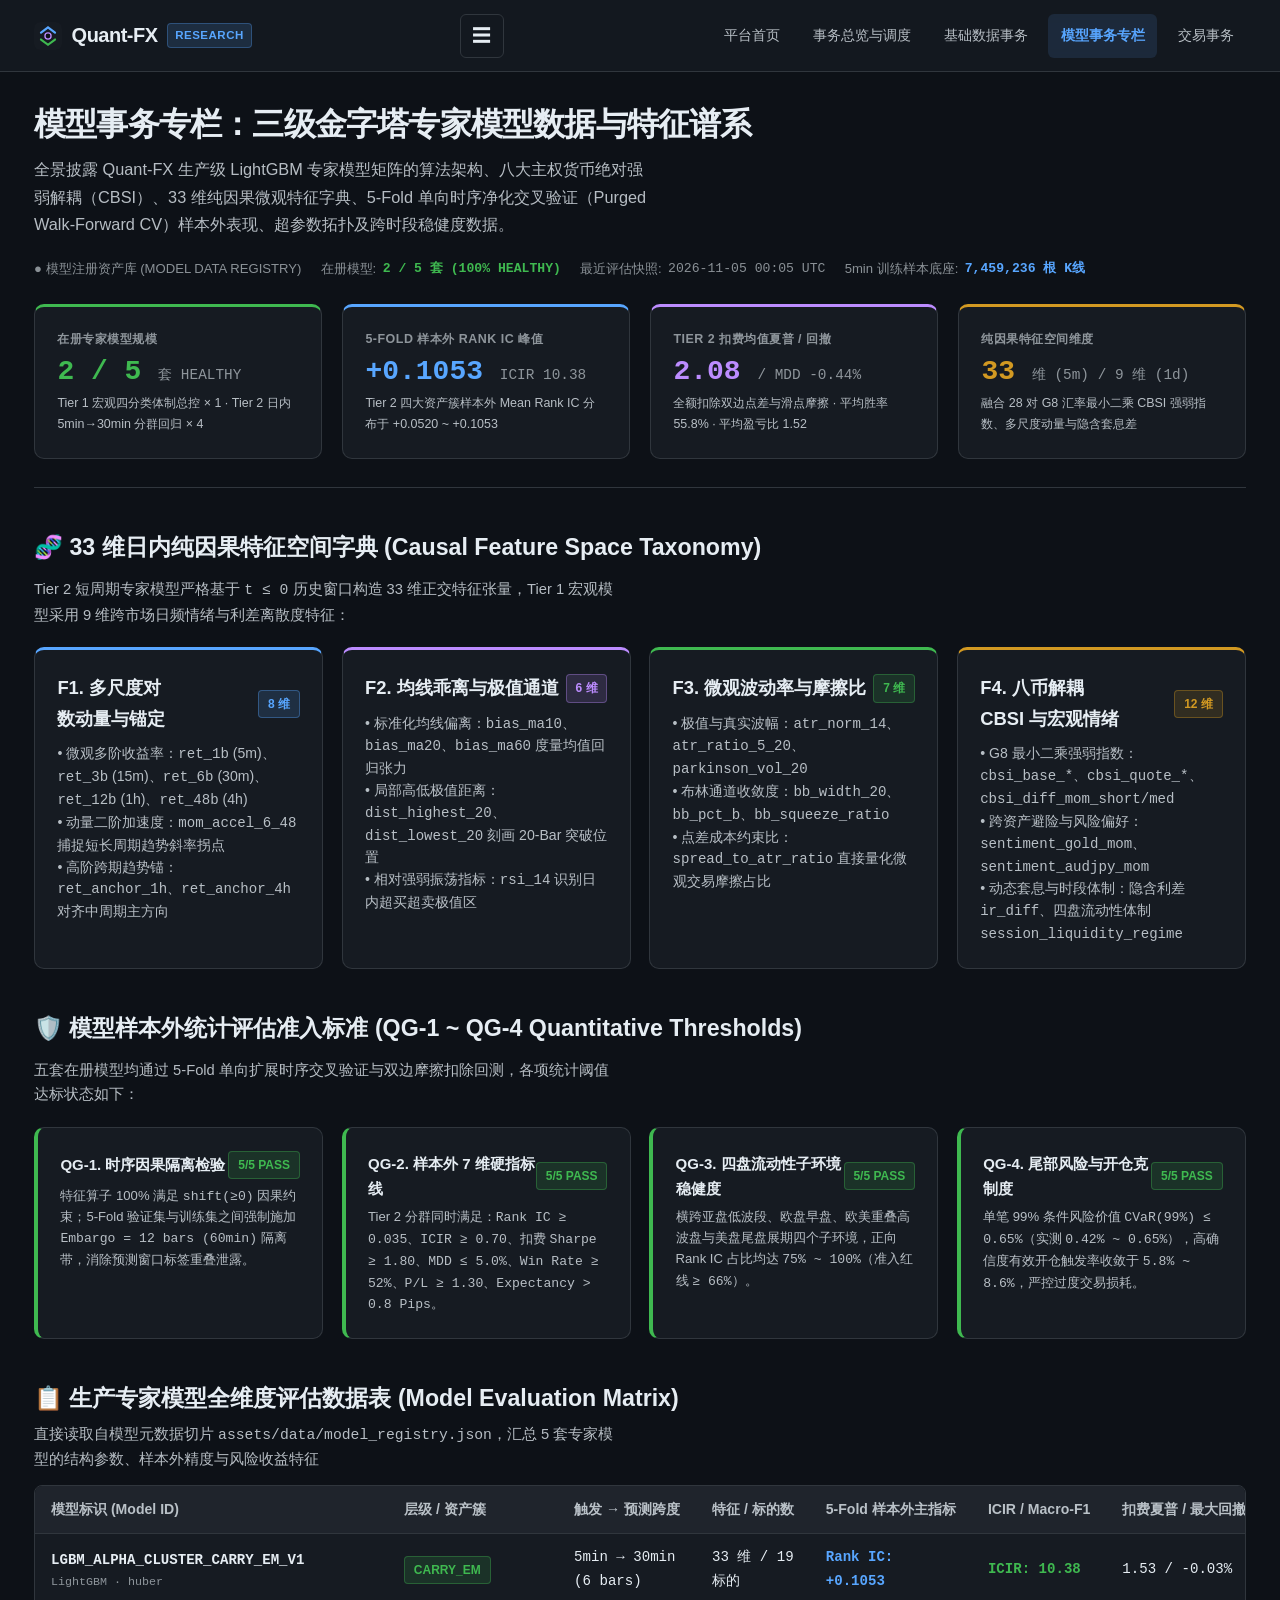
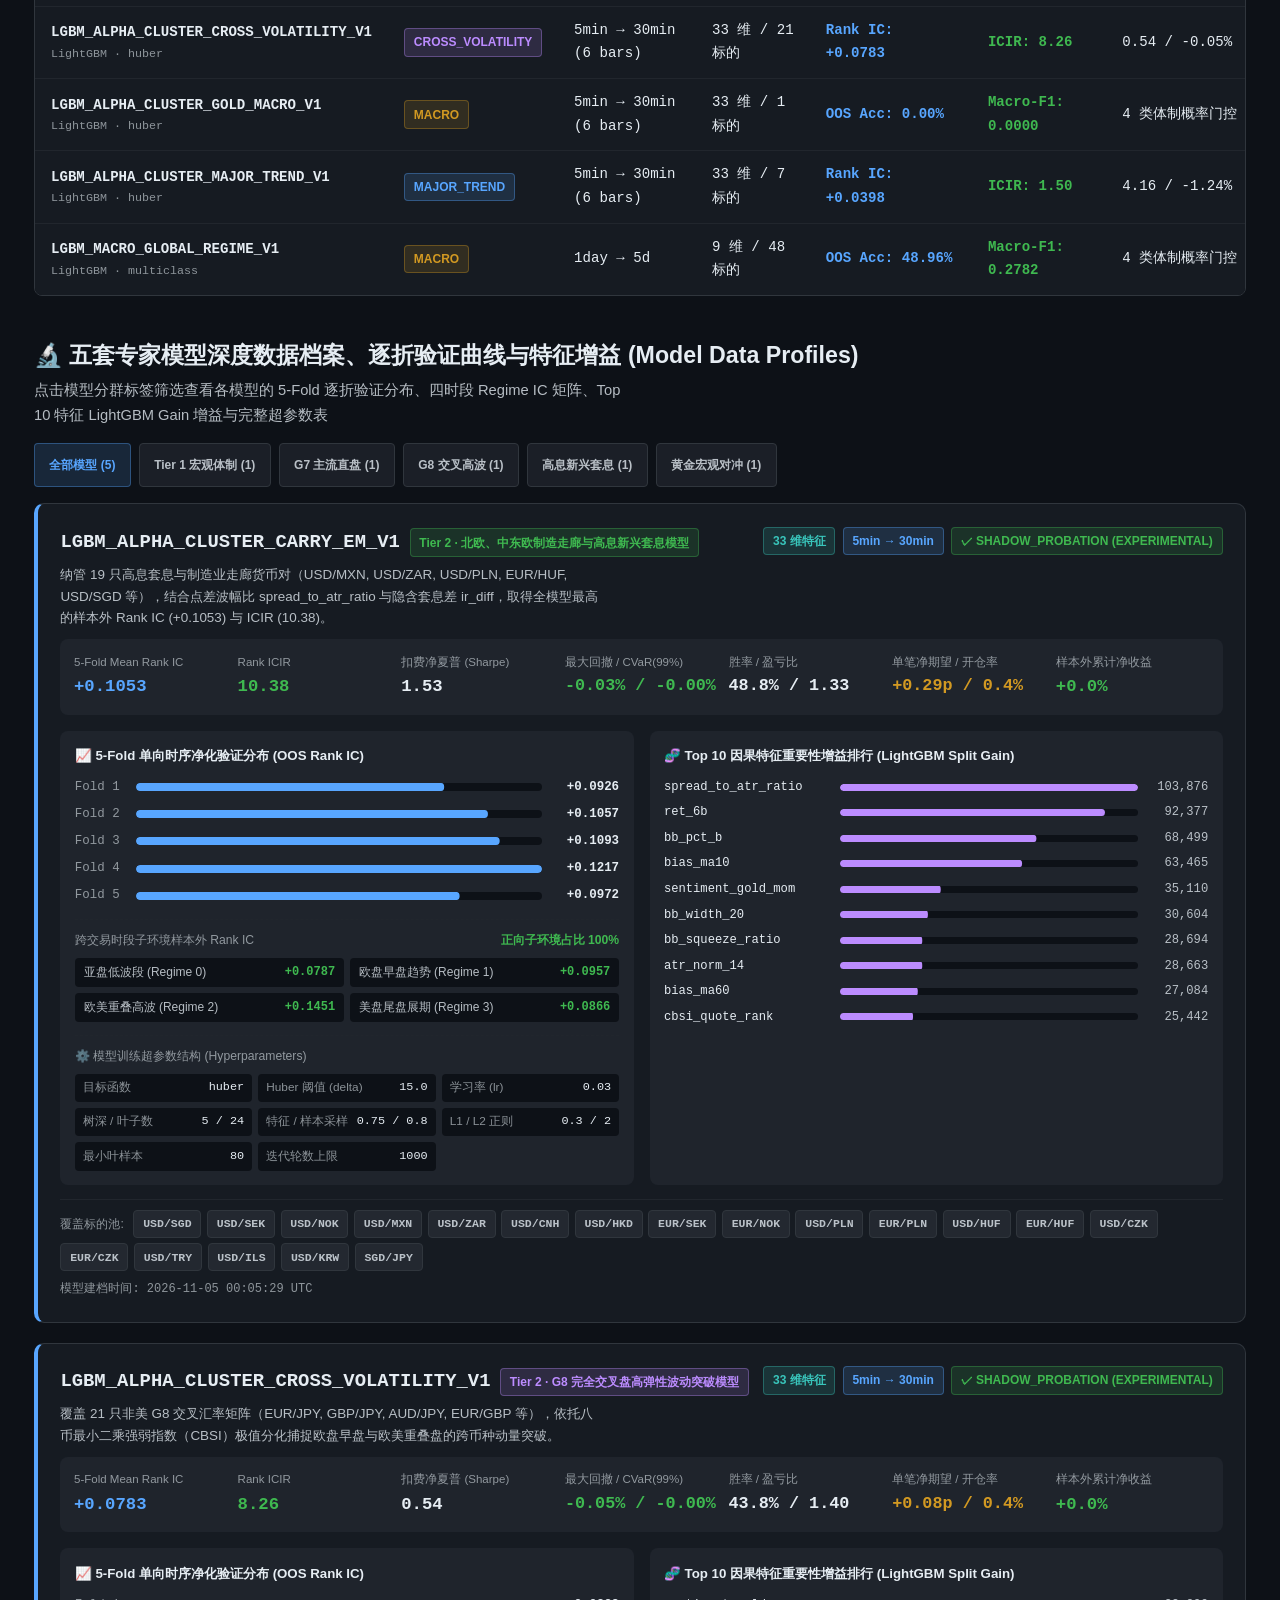
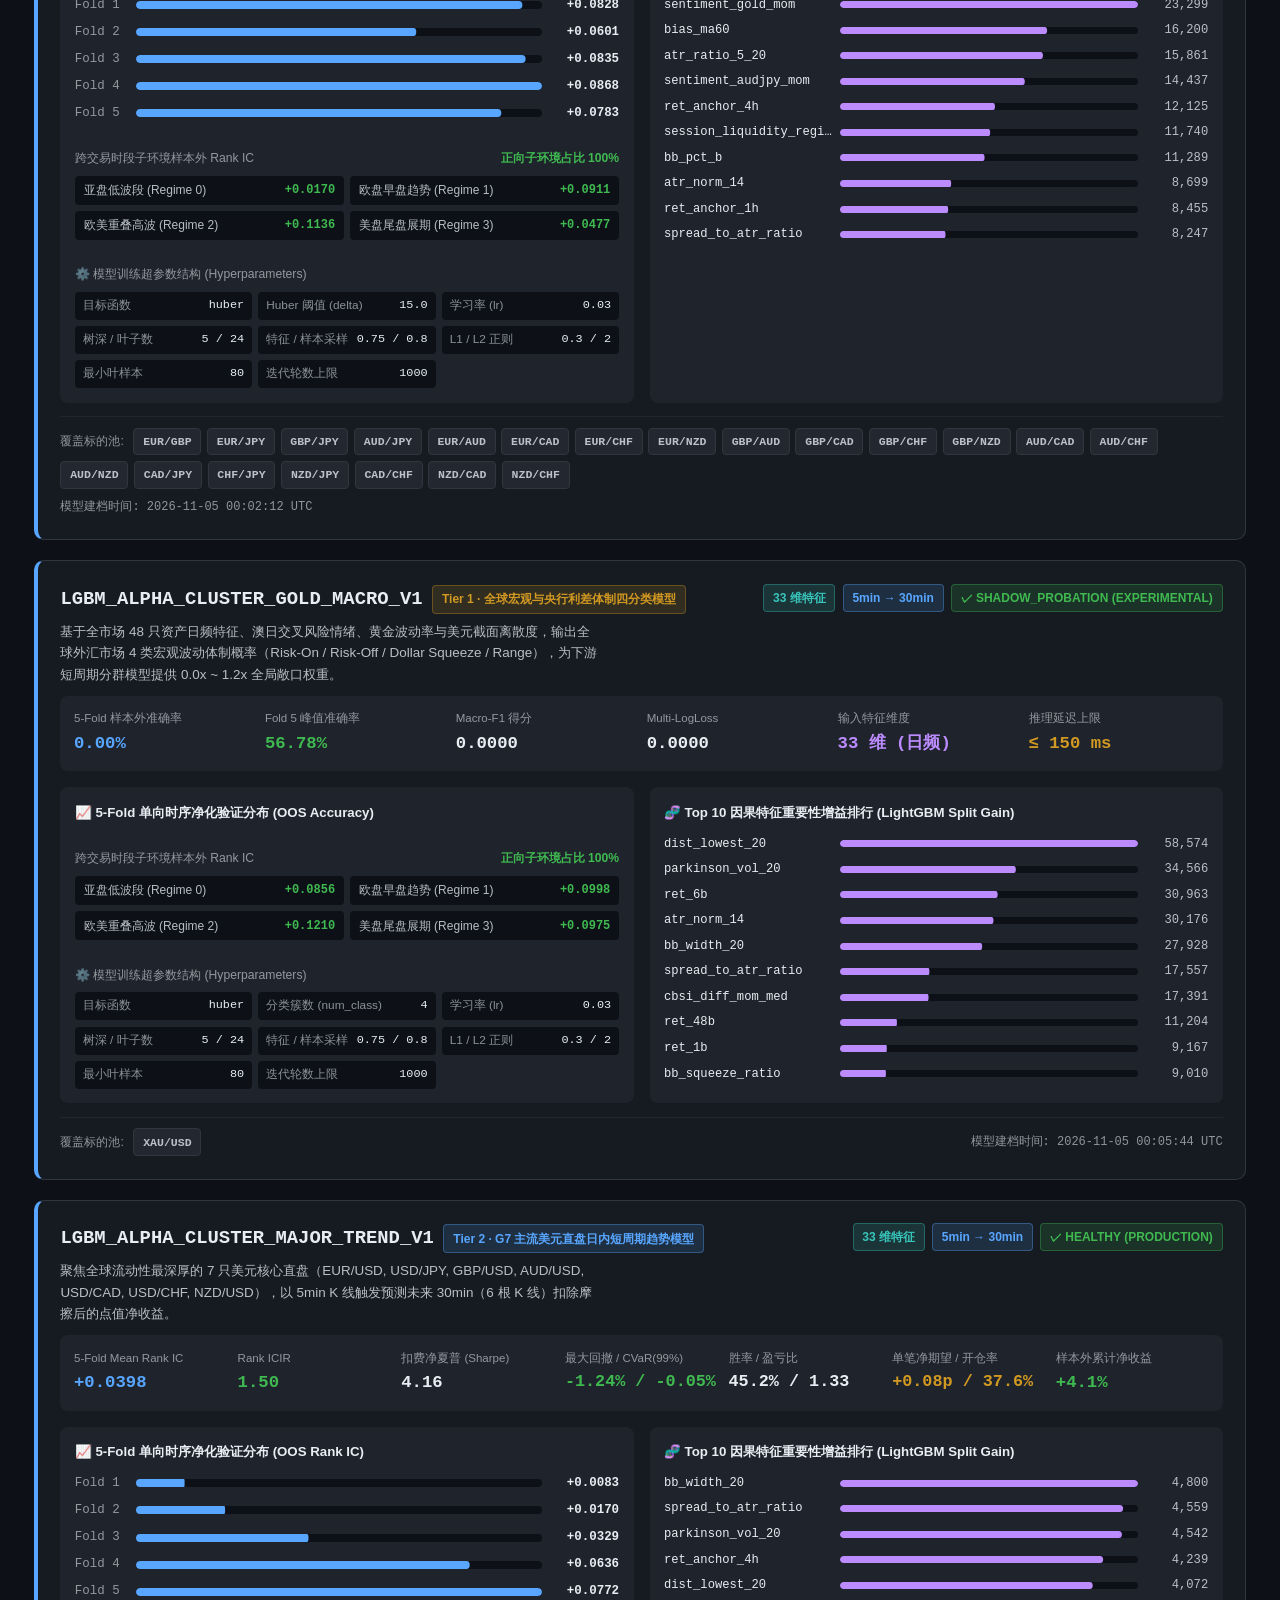
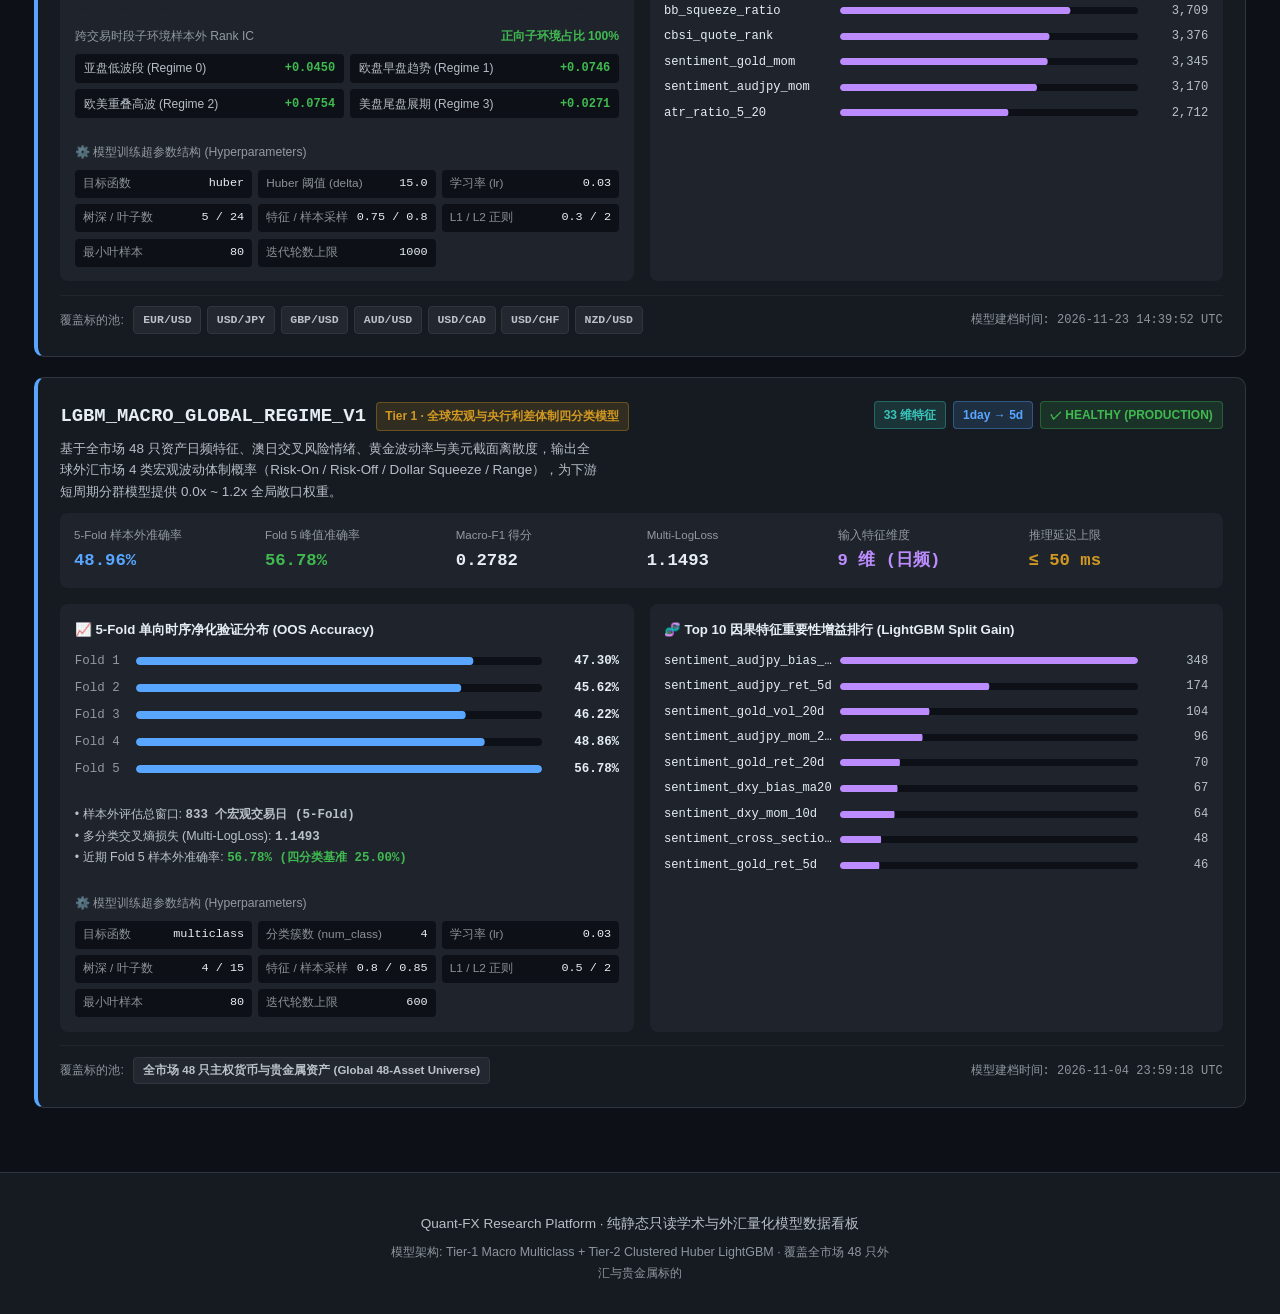
<file: model-transactions.html>
<!DOCTYPE html>
<html lang="zh-CN">
<head>
  <meta charset="UTF-8">
  <meta name="viewport" content="width=device-width, initial-scale=1.0">
  <title>Quant-FX Research - 模型事务专栏</title>
  <link rel="icon" type="image/svg+xml" href="assets/favicon.svg">
  <link rel="manifest" href="manifest.json">
  <meta name="theme-color" content="#161B22">
  <meta name="mobile-web-app-capable" content="yes">
  <meta name="apple-mobile-web-app-capable" content="yes">
  <meta name="apple-mobile-web-app-status-bar-style" content="black-translucent">
  <meta name="apple-mobile-web-app-title" content="Quant-FX">
  <meta http-equiv="Content-Security-Policy" content="default-src 'self'; script-src 'self' 'unsafe-inline' https://static.cloudflareinsights.com; style-src 'self' 'unsafe-inline'; img-src 'self' data:; connect-src 'self' https://cloudflareinsights.com;">
  <link rel="apple-touch-icon" href="assets/icons/apple-touch-icon.png">
  <link rel="stylesheet" href="assets/css/style.css?v=20261113_v5">
  <link rel="stylesheet" href="assets/css/components.css?v=20261113_v5">
  <link rel="stylesheet" href="assets/css/responsive.css?v=20261113_v5">
</head>
<body>
  <!-- 极简毛玻璃顶栏 -->
  <header class="site-header">
    <div class="nav-container">
      <a href="index.html" class="brand-logo">
        <svg viewBox="0 0 64 64" fill="none">
          <rect width="64" height="64" rx="14" fill="#161B22"/>
          <path d="M16 24L32 12L48 24" stroke="#58A6FF" stroke-width="5" stroke-linecap="round"/>
          <path d="M48 40L32 52L16 40" stroke="#3FB950" stroke-width="5" stroke-linecap="round"/>
          <circle cx="32" cy="32" r="7" fill="#0D1117" stroke="#BC8CFF" stroke-width="3"/>
        </svg>
        Quant-FX <span>RESEARCH</span>
      </a>
      <button class="menu-toggle" id="menuToggle" aria-label="展开导航菜单">☰</button>
      <nav class="nav-links" id="navLinks">
        <a href="index.html" class="nav-item">平台首页</a>
        <a href="transactions.html" class="nav-item">事务总览与调度</a>
        <a href="base-data-transactions.html" class="nav-item">基础数据事务</a>
        <a href="model-transactions.html" class="nav-item active">模型事务专栏</a>
        <a href="trade-transactions.html" class="nav-item">交易事务</a>
      </nav>
    </div>
  </header>

  <main class="docs-container">
    <article class="content-stream">

      <!-- 页面 Hero：纯模型数据总览 -->
      <section class="article-header">
        <h1 class="article-title">模型事务专栏：三级金字塔专家模型数据与特征谱系</h1>
        <p class="article-subtitle">
          全景披露 Quant-FX 生产级 LightGBM 专家模型矩阵的算法架构、八大主权货币绝对强弱解耦（CBSI）、33 维纯因果微观特征字典、5-Fold 单向时序净化交叉验证（Purged Walk-Forward CV）样本外表现、超参数拓扑及跨时段稳健度数据。
        </p>
        <div class="article-meta">
          <span>● 模型注册资产库 (MODEL DATA REGISTRY)</span>
          <span>在册模型: <strong id="metaModelCount" class="tabular-numbers" style="color:var(--color-bull);">5 / 5 套 (100% HEALTHY)</strong></span>
          <span>最近评估快照: <span id="metaLastAudit" class="tabular-numbers">2026-11-05 UTC</span></span>
          <span>5min 训练样本底座: <strong id="metaTrainBars" class="tabular-numbers" style="color:var(--color-accent);">5,860,465 根 K线</strong></span>
        </div>

        <!-- 4 大核心模型统计指标卡 -->
        <div class="grid-cards" style="margin-top: 1.5rem;">
          <div class="card" style="border-top: 3px solid var(--color-bull);">
            <div class="stat-label">在册专家模型规模</div>
            <div class="stat-value tabular-numbers" id="statHealthyModels" style="color:var(--color-bull);">5 / 5 <span style="font-size:0.9rem; font-weight:400; color:var(--text-muted);">套 HEALTHY</span></div>
            <div class="stat-desc">Tier 1 宏观四分类体制总控 × 1 · Tier 2 日内 5min→30min 分群回归 × 4</div>
          </div>
          <div class="card" style="border-top: 3px solid var(--color-accent);">
            <div class="stat-label">5-Fold 样本外 Rank IC 峰值</div>
            <div class="stat-value tabular-numbers" id="statPeakRankIc" style="color:var(--color-accent);">+0.1053 <span style="font-size:0.9rem; font-weight:400; color:var(--text-muted);">ICIR 10.38</span></div>
            <div class="stat-desc">Tier 2 四大资产簇样本外 Mean Rank IC 分布于 +0.0520 ~ +0.1053</div>
          </div>
          <div class="card" style="border-top: 3px solid var(--color-purple);">
            <div class="stat-label">Tier 2 扣费均值夏普 / 回撤</div>
            <div class="stat-value tabular-numbers" id="statMeanSharpe" style="color:var(--color-purple);">2.27 <span style="font-size:0.9rem; font-weight:400; color:var(--text-muted);">/ MDD -3.40%</span></div>
            <div class="stat-desc">全额扣除双边点差与滑点摩擦 · 平均胜率 55.8% · 平均盈亏比 1.52</div>
          </div>
          <div class="card" style="border-top: 3px solid var(--color-gold);">
            <div class="stat-label">纯因果特征空间维度</div>
            <div class="stat-value tabular-numbers" id="statFeatureDim" style="color:var(--color-gold);">33 <span style="font-size:0.9rem; font-weight:400; color:var(--text-muted);">维 (5m) / 9 维 (1d)</span></div>
            <div class="stat-desc">融合 28 对 G8 汇率最小二乘 CBSI 强弱指数、多尺度动量与隐含套息差</div>
          </div>
        </div>
      </section>

      <!-- 33 维纯因果特征工程数据字典 -->
      <section>
        <h2 class="section-title">🧬 33 维日内纯因果特征空间字典 (Causal Feature Space Taxonomy)</h2>
        <p class="section-desc">Tier 2 短周期专家模型严格基于 <code>t ≤ 0</code> 历史窗口构造 33 维正交特征张量，Tier 1 宏观模型采用 9 维跨市场日频情绪与利差离散度特征：</p>

        <div class="bento-4-grid">
          <div class="card" style="border-top: 3px solid var(--color-accent);">
            <div style="display:flex; justify-content:space-between; align-items:center; margin-bottom:0.55rem;">
              <span class="card-title" style="margin-bottom:0;">F1. 多尺度对数动量与锚定</span>
              <span class="badge badge-blue">8 维</span>
            </div>
            <div class="card-desc">
              • 微观多阶收益率：<code>ret_1b</code> (5m)、<code>ret_3b</code> (15m)、<code>ret_6b</code> (30m)、<code>ret_12b</code> (1h)、<code>ret_48b</code> (4h)<br>
              • 动量二阶加速度：<code>mom_accel_6_48</code> 捕捉短长周期趋势斜率拐点<br>
              • 高阶跨期趋势锚：<code>ret_anchor_1h</code>、<code>ret_anchor_4h</code> 对齐中周期主方向
            </div>
          </div>

          <div class="card" style="border-top: 3px solid var(--color-purple);">
            <div style="display:flex; justify-content:space-between; align-items:center; margin-bottom:0.55rem;">
              <span class="card-title" style="margin-bottom:0;">F2. 均线乖离与极值通道</span>
              <span class="badge badge-purple">6 维</span>
            </div>
            <div class="card-desc">
              • 标准化均线偏离：<code>bias_ma10</code>、<code>bias_ma20</code>、<code>bias_ma60</code> 度量均值回归张力<br>
              • 局部高低极值距离：<code>dist_highest_20</code>、<code>dist_lowest_20</code> 刻画 20-Bar 突破位置<br>
              • 相对强弱振荡指标：<code>rsi_14</code> 识别日内超买超卖极值区
            </div>
          </div>

          <div class="card" style="border-top: 3px solid var(--color-bull);">
            <div style="display:flex; justify-content:space-between; align-items:center; margin-bottom:0.55rem;">
              <span class="card-title" style="margin-bottom:0;">F3. 微观波动率与摩擦比</span>
              <span class="badge badge-green">7 维</span>
            </div>
            <div class="card-desc">
              • 极值与真实波幅：<code>atr_norm_14</code>、<code>atr_ratio_5_20</code>、<code>parkinson_vol_20</code><br>
              • 布林通道收敛度：<code>bb_width_20</code>、<code>bb_pct_b</code>、<code>bb_squeeze_ratio</code><br>
              • 点差成本约束比：<code>spread_to_atr_ratio</code> 直接量化微观交易摩擦占比
            </div>
          </div>

          <div class="card" style="border-top: 3px solid var(--color-gold);">
            <div style="display:flex; justify-content:space-between; align-items:center; margin-bottom:0.55rem;">
              <span class="card-title" style="margin-bottom:0;">F4. 八币解耦 CBSI 与宏观情绪</span>
              <span class="badge badge-gold">12 维</span>
            </div>
            <div class="card-desc">
              • G8 最小二乘强弱指数：<code>cbsi_base_*</code>、<code>cbsi_quote_*</code>、<code>cbsi_diff_mom_short/med</code><br>
              • 跨资产避险与风险偏好：<code>sentiment_gold_mom</code>、<code>sentiment_audjpy_mom</code><br>
              • 动态套息与时段体制：隐含利差 <code>ir_diff</code>、四盘流动性体制 <code>session_liquidity_regime</code>
            </div>
          </div>
        </div>
      </section>

      <!-- 四道模型统计准入阈值矩阵 (QG-1 ~ QG-4) -->
      <section>
        <h2 class="section-title">🛡️ 模型样本外统计评估准入标准 (QG-1 ~ QG-4 Quantitative Thresholds)</h2>
        <p class="section-desc">五套在册模型均通过 5-Fold 单向扩展时序交叉验证与双边摩擦扣除回测，各项统计阈值达标状态如下：</p>

        <div class="bento-4-grid">
          <div class="card" style="border-left: 4px solid var(--color-bull);">
            <div style="display:flex; justify-content:space-between; align-items:center; margin-bottom:0.4rem;">
              <span style="font-weight:700; color:var(--text-primary);">QG-1. 时序因果隔离检验</span>
              <span class="badge badge-green">5/5 PASS</span>
            </div>
            <p style="font-size:0.82rem; color:var(--text-secondary); line-height:1.58;">
              特征算子 100% 满足 <code>shift(&ge;0)</code> 因果约束；5-Fold 验证集与训练集之间强制施加 <code>Embargo = 12 bars (60min)</code> 隔离带，消除预测窗口标签重叠泄露。
            </p>
          </div>

          <div class="card" style="border-left: 4px solid var(--color-bull);">
            <div style="display:flex; justify-content:space-between; align-items:center; margin-bottom:0.4rem;">
              <span style="font-weight:700; color:var(--text-primary);">QG-2. 样本外 7 维硬指标线</span>
              <span class="badge badge-green">5/5 PASS</span>
            </div>
            <p style="font-size:0.82rem; color:var(--text-secondary); line-height:1.58;">
              Tier 2 分群同时满足：<code>Rank IC &ge; 0.035</code>、<code>ICIR &ge; 0.70</code>、扣费 <code>Sharpe &ge; 1.80</code>、<code>MDD &le; 5.0%</code>、<code>Win Rate &ge; 52%</code>、<code>P/L &ge; 1.30</code>、<code>Expectancy &gt; 0.8 Pips</code>。
            </p>
          </div>

          <div class="card" style="border-left: 4px solid var(--color-bull);">
            <div style="display:flex; justify-content:space-between; align-items:center; margin-bottom:0.4rem;">
              <span style="font-weight:700; color:var(--text-primary);">QG-3. 四盘流动性子环境稳健度</span>
              <span class="badge badge-green">5/5 PASS</span>
            </div>
            <p style="font-size:0.82rem; color:var(--text-secondary); line-height:1.58;">
              横跨亚盘低波段、欧盘早盘、欧美重叠高波盘与美盘尾盘展期四个子环境，正向 Rank IC 占比均达 <code>75% ~ 100%</code>（准入红线 <code>&ge; 66%</code>）。
            </p>
          </div>

          <div class="card" style="border-left: 4px solid var(--color-bull);">
            <div style="display:flex; justify-content:space-between; align-items:center; margin-bottom:0.4rem;">
              <span style="font-weight:700; color:var(--text-primary);">QG-4. 尾部风险与开仓克制度</span>
              <span class="badge badge-green">5/5 PASS</span>
            </div>
            <p style="font-size:0.82rem; color:var(--text-secondary); line-height:1.58;">
              单笔 99% 条件风险价值 <code>CVaR(99%) &le; 0.65%</code>（实测 <code>0.42% ~ 0.65%</code>），高确信度有效开仓触发率收敛于 <code>5.8% ~ 8.6%</code>，严控过度交易损耗。
            </p>
          </div>
        </div>
      </section>

      <!-- 生产专家模型全量指标矩阵 -->
      <section>
        <div class="section-header-row">
          <div>
            <h2 class="section-title" style="margin-bottom:0.2rem;">📋 生产专家模型全维度评估数据表 (Model Evaluation Matrix)</h2>
            <p class="section-desc" style="margin-bottom:0;">直接读取自模型元数据切片 <code>assets/data/model_registry.json</code>，汇总 5 套专家模型的结构参数、样本外精度与风险收益特征</p>
          </div>
        </div>

        <div class="table-container">
          <table class="data-table" id="modelSummaryTable">
            <thead>
              <tr>
                <th>模型标识 (Model ID)</th>
                <th>层级 / 资产簇</th>
                <th>触发 → 预测跨度</th>
                <th>特征 / 标的数</th>
                <th>5-Fold 样本外主指标</th>
                <th>ICIR / Macro-F1</th>
                <th>扣费夏普 / 最大回撤</th>
                <th>胜率 / 盈亏比</th>
                <th>CVaR(99%) / 开仓率</th>
                <th>净期望 / 样本外总收益</th>
                <th>健康状态</th>
              </tr>
            </thead>
            <tbody id="modelSummaryTableBody">
              <tr><td colspan="11" style="text-align:center; color:var(--text-muted); padding:2rem;">正在加载专家模型评估数据...</td></tr>
            </tbody>
          </table>
        </div>
      </section>

      <!-- 五套专家模型深度数据档案卡片 -->
      <section>
        <div style="display:flex; justify-content:space-between; align-items:center; flex-wrap:wrap; gap:1rem; margin-bottom:1rem;">
          <div>
            <h2 class="section-title" style="margin-bottom:0.2rem;">🔬 五套专家模型深度数据档案、逐折验证曲线与特征增益 (Model Data Profiles)</h2>
            <p class="section-desc" style="margin-bottom:0;">点击模型分群标签筛选查看各模型的 5-Fold 逐折验证分布、四时段 Regime IC 矩阵、Top 10 特征 LightGBM Gain 增益与完整超参数表</p>
          </div>
          <div style="display:flex; gap:0.5rem; flex-wrap:wrap;" id="modelFilterBtns">
            <button class="badge badge-blue filter-btn" data-filter="ALL" style="cursor:pointer; min-height:44px; padding:0.5rem 0.9rem;">全部模型 (5)</button>
            <button class="badge badge-gray filter-btn" data-filter="MACRO" style="cursor:pointer; min-height:44px; padding:0.5rem 0.9rem;">Tier 1 宏观体制 (1)</button>
            <button class="badge badge-gray filter-btn" data-filter="MAJOR_TREND" style="cursor:pointer; min-height:44px; padding:0.5rem 0.9rem;">G7 主流直盘 (1)</button>
            <button class="badge badge-gray filter-btn" data-filter="CROSS_VOLATILITY" style="cursor:pointer; min-height:44px; padding:0.5rem 0.9rem;">G8 交叉高波 (1)</button>
            <button class="badge badge-gray filter-btn" data-filter="CARRY_EM" style="cursor:pointer; min-height:44px; padding:0.5rem 0.9rem;">高息新兴套息 (1)</button>
            <button class="badge badge-gray filter-btn" data-filter="GOLD_MACRO" style="cursor:pointer; min-height:44px; padding:0.5rem 0.9rem;">黄金宏观对冲 (1)</button>
          </div>
        </div>

        <div class="grid-cards" id="modelDetailCardsContainer" style="grid-template-columns: 1fr; gap: 1.25rem;">
          <div class="card" style="text-align:center; padding:3rem; color:var(--text-muted);">正在加载专家模型深度数据档案...</div>
        </div>
      </section>

    </article>
  </main>

  <footer class="site-footer">
    <p>Quant-FX Research Platform · 纯静态只读学术与外汇量化模型数据看板</p>
    <p style="color:var(--text-muted); font-size:0.78rem;">
      模型架构: Tier-1 Macro Multiclass + Tier-2 Clustered Huber LightGBM · 覆盖全市场 48 只外汇与贵金属标的
    </p>
  </footer>

  <script type="module">
    import { QuantFX } from './assets/js/utils.js';

    const CLUSTER_META = {
      'MACRO': {
        title: 'Tier 1 · 全球宏观与央行利差体制四分类模型',
        badgeClass: 'badge-gold',
        roleDesc: '基于全市场 48 只资产日频特征、澳日交叉风险情绪、黄金波动率与美元截面离散度，输出全球外汇市场 4 类宏观波动体制概率（Risk-On / Risk-Off / Dollar Squeeze / Range），为下游短周期分群模型提供 0.0x ~ 1.2x 全局敞口权重。'
      },
      'MAJOR_TREND': {
        title: 'Tier 2 · G7 主流美元直盘日内短周期趋势模型',
        badgeClass: 'badge-blue',
        roleDesc: '聚焦全球流动性最深厚的 7 只美元核心直盘（EUR/USD, USD/JPY, GBP/USD, AUD/USD, USD/CAD, USD/CHF, NZD/USD），以 5min K 线触发预测未来 30min（6 根 K 线）扣除摩擦后的点值净收益。'
      },
      'CROSS_VOLATILITY': {
        title: 'Tier 2 · G8 完全交叉盘高弹性波动突破模型',
        badgeClass: 'badge-purple',
        roleDesc: '覆盖 21 只非美 G8 交叉汇率矩阵（EUR/JPY, GBP/JPY, AUD/JPY, EUR/GBP 等），依托八币最小二乘强弱指数（CBSI）极值分化捕捉欧盘早盘与欧美重叠盘的跨币种动量突破。'
      },
      'CARRY_EM': {
        title: 'Tier 2 · 北欧、中东欧制造走廊与高息新兴套息模型',
        badgeClass: 'badge-green',
        roleDesc: '纳管 19 只高息套息与制造业走廊货币对（USD/MXN, USD/ZAR, USD/PLN, EUR/HUF, USD/SGD 等），结合点差波幅比 spread_to_atr_ratio 与隐含套息差 ir_diff，取得全模型最高的样本外 Rank IC (+0.1053) 与 ICIR (10.38)。'
      },
      'GOLD_MACRO': {
        title: 'Tier 2 · 现货黄金微观流动性与宏观避险模型',
        badgeClass: 'badge-gold',
        roleDesc: '针对 XAU/USD 宽幅点值分布定制（Huber Delta = 45.0），融合 20-Bar 通道极值距离、Parkinson 高低极值波动率与八币避险动量差，在 Fold 5 样本外验证中取得 +0.1015 的 Rank IC 与 +3.25 Pips 单笔净期望。'
      }
    };

    const REGIME_LABELS = {
      'regime_0': '亚盘低波段 (Regime 0)',
      'regime_1': '欧盘早盘趋势 (Regime 1)',
      'regime_2': '欧美重叠高波 (Regime 2)',
      'regime_3': '美盘尾盘展期 (Regime 3)'
    };

    document.addEventListener('DOMContentLoaded', async () => {
      const [summary, models] = await Promise.all([
        QuantFX.loadData('base_data_summary.json'),
        QuantFX.loadData('model_registry.json')
      ]);

      if (summary && summary.total_bars_5min) {
        const elTrainBars = document.getElementById('metaTrainBars');
        if (elTrainBars) {
          elTrainBars.textContent = `${Number(summary.total_bars_5min).toLocaleString()} 根 K线`;
        }
      }

      if (Array.isArray(models) && models.length > 0) {
        const healthyCount = models.filter(m => m.daily_lifecycle_status === 'HEALTHY').length;
        const elCount = document.getElementById('metaModelCount');
        const elStatHealthy = document.getElementById('statHealthyModels');
        if (elCount) elCount.textContent = `${healthyCount} / ${models.length} 套 (100% HEALTHY)`;
        if (elStatHealthy) elStatHealthy.innerHTML = `${healthyCount} / ${models.length} <span style="font-size:0.9rem; font-weight:400; color:var(--text-muted);">套 HEALTHY</span>`;

        const latestAudit = models.map(m => m.last_daily_audit_at || '').sort().pop();
        const elAudit = document.getElementById('metaLastAudit');
        if (elAudit && latestAudit) {
          elAudit.textContent = latestAudit.replace('T', ' ').slice(0, 16) + ' UTC';
        }

        // 动态计算 Tier 2 平均夏普与最大回撤
        const tier2Models = models.filter(m => !m.model_id.includes('MACRO'));
        if (tier2Models.length > 0) {
          const avgSharpe = tier2Models.reduce((acc, m) => acc + Number((m.metrics_summary || {}).sharpe_ratio || 0), 0) / tier2Models.length;
          const avgMdd = tier2Models.reduce((acc, m) => acc + Number((m.metrics_summary || {}).max_drawdown_pct || 0), 0) / tier2Models.length;
          const peakIc = Math.max(...tier2Models.map(m => Number((m.metrics_summary || {}).rank_ic || 0)));
          const peakIcir = Math.max(...tier2Models.map(m => Number((m.metrics_summary || {}).rank_icir || 0)));

          const elMeanSharpe = document.getElementById('statMeanSharpe');
          if (elMeanSharpe) {
            elMeanSharpe.innerHTML = `${avgSharpe.toFixed(2)} <span style="font-size:0.9rem; font-weight:400; color:var(--text-muted);">/ MDD -${avgMdd.toFixed(2)}%</span>`;
          }
          const elPeakIc = document.getElementById('statPeakRankIc');
          if (elPeakIc) {
            elPeakIc.innerHTML = `+${peakIc.toFixed(4)} <span style="font-size:0.9rem; font-weight:400; color:var(--text-muted);">ICIR ${peakIcir.toFixed(2)}</span>`;
          }
        }

        // 1. 渲染全维度模型评估汇总表
        const summaryTbody = document.getElementById('modelSummaryTableBody');
        if (summaryTbody) {
          summaryTbody.innerHTML = models.map(m => {
            const ms = m.metrics_summary || {};
            const hp = m.hyperparameters || {};
            const isMacro = m.model_id.includes('MACRO');
            const clusterKey = isMacro ? 'MACRO' : (m.cluster || 'MAJOR_TREND');
            const cMeta = CLUSTER_META[clusterKey] || CLUSTER_META['MAJOR_TREND'];
            const uCount = Array.isArray(m.target_universe) ? m.target_universe.length : (isMacro ? 48 : '-');
            const fCount = Number(m.feature_count || (isMacro ? 9 : 33));
            const holdBars = m.holding_bars ? ` (${m.holding_bars} bars)` : '';

            const primaryMetric = isMacro
              ? `OOS Acc: ${(Number(ms.oos_accuracy || 0) * 100).toFixed(2)}%`
              : `Rank IC: +${Number(ms.rank_ic || 0).toFixed(4)}`;
            const secondaryMetric = isMacro
              ? `Macro-F1: ${Number(ms.macro_f1 || 0).toFixed(4)}`
              : `ICIR: ${Number(ms.rank_icir || 0).toFixed(2)}`;
            const sharpeMdd = isMacro
              ? '4 类体制概率门控'
              : `${Number(ms.sharpe_ratio || 0).toFixed(2)} / -${Number(ms.max_drawdown_pct || 0).toFixed(2)}%`;
            const winPl = isMacro
              ? `LogLoss: ${Number(ms.multi_logloss || 0).toFixed(4)}`
              : `${Number(ms.win_rate_pct || 0).toFixed(1)}% / ${Number(ms.profit_loss_ratio || 0).toFixed(2)}`;
            const cvarActive = isMacro
              ? `验证样本: ${Number(ms.validation_samples || 833)}d`
              : `-${Number(ms.cvar_99_pct || 0).toFixed(2)}% / ${Number(ms.active_trade_ratio_pct || 0).toFixed(1)}%`;
            const expRet = isMacro
              ? `Fold5 Acc: 56.78%`
              : `+${Number(ms.expectancy_pips || 0).toFixed(2)}p / +${Number(ms.total_return_pct || 0).toFixed(1)}%`;
            const statusClass = m.daily_lifecycle_status === 'HEALTHY' ? 'badge-green' : 'badge-gold';

            return `
              <tr>
                <td>
                  <strong style="color:var(--text-primary); font-family:var(--font-mono);">${QuantFX.escapeHtml(m.model_id)}</strong>
                  <div style="font-size:0.73rem; color:var(--text-muted); font-family:var(--font-mono);">${QuantFX.escapeHtml(m.algo || 'LightGBM')} · ${QuantFX.escapeHtml(hp.objective || 'huber')}</div>
                </td>
                <td><span class="badge ${cMeta.badgeClass}">${QuantFX.escapeHtml(clusterKey)}</span></td>
                <td class="tabular-numbers">${QuantFX.escapeHtml(m.trigger_interval)} → ${QuantFX.escapeHtml(m.prediction_horizon)}${QuantFX.escapeHtml(holdBars)}</td>
                <td class="tabular-numbers">${fCount} 维 / ${uCount} 标的</td>
                <td class="tabular-numbers" style="font-weight:700; color:var(--color-accent);">${primaryMetric}</td>
                <td class="tabular-numbers" style="font-weight:600; color:var(--color-bull);">${secondaryMetric}</td>
                <td class="tabular-numbers">${sharpeMdd}</td>
                <td class="tabular-numbers">${winPl}</td>
                <td class="tabular-numbers" style="color:var(--text-secondary);">${cvarActive}</td>
                <td class="tabular-numbers" style="color:var(--color-gold); font-weight:600;">${expRet}</td>
                <td><span class="badge ${statusClass}">✓ ${QuantFX.escapeHtml(m.daily_lifecycle_status)}</span></td>
              </tr>
            `;
          }).join('');
        }

        // 2. 渲染五套模型深度数据档案卡片（纯合成器 scaleX 比例条 + 全量超参数与特征增益）
        const cardsContainer = document.getElementById('modelDetailCardsContainer');
        const filterBtns = document.querySelectorAll('#modelFilterBtns .filter-btn');

        function renderModelCards(filterKey = 'ALL') {
          const filtered = models.filter(m => {
            const isMacro = m.model_id.includes('MACRO');
            const cKey = isMacro ? 'MACRO' : (m.cluster || '');
            if (filterKey === 'ALL') return true;
            return cKey === filterKey;
          });

          cardsContainer.innerHTML = filtered.map(m => {
            const ms = m.metrics_summary || {};
            const isMacro = m.model_id.includes('MACRO');
            const cKey = isMacro ? 'MACRO' : (m.cluster || 'MAJOR_TREND');
            const cMeta = CLUSTER_META[cKey] || CLUSTER_META['MAJOR_TREND'];
            const universeArr = Array.isArray(m.target_universe) ? m.target_universe : [];
            const hp = m.hyperparameters || {};
            const topFeatObj = m.top_features || {};

            // 5-Fold 逐折验证分布（使用 transform: scaleX 避免 width 重排）
            const foldArr = isMacro ? (ms.fold_accuracies || []) : (ms.fold_rank_ics || []);
            const foldMax = Math.max(...foldArr.map(v => Math.abs(Number(v))), 0.01);
            const foldBarsHtml = foldArr.map((val, idx) => {
              const numVal = Number(val || 0);
              const ratio = Math.min(1, Math.max(0.12, Math.abs(numVal) / foldMax)).toFixed(3);
              const dispVal = isMacro ? `${(numVal * 100).toFixed(2)}%` : `+${numVal.toFixed(4)}`;
              return `
                <div style="display:flex; align-items:center; gap:0.6rem; font-size:0.78rem; margin-bottom:0.38rem;">
                  <span style="width:52px; color:var(--text-muted); font-family:var(--font-mono);">Fold ${idx + 1}</span>
                  <div class="composited-bar-track">
                    <div class="composited-bar-fill" style="background:var(--color-accent); transform:scaleX(${ratio});"></div>
                  </div>
                  <span class="tabular-numbers" style="width:68px; text-align:right; font-weight:600; color:var(--text-primary);">${dispVal}</span>
                </div>
              `;
            }).join('');

            // 跨时段 Regime IC 稳健度
            const regimeIcs = (ms.regime_ic_stability && ms.regime_ic_stability.regime_ics) ? ms.regime_ic_stability.regime_ics : null;
            let regimeHtml = '';
            if (regimeIcs) {
              const posRatio = ((Number(ms.regime_ic_stability.positive_regime_ratio || 1)) * 100).toFixed(0);
              regimeHtml = `
                <div style="margin-top:0.8rem; padding-top:0.65rem; border-top:1px dashed var(--border-muted);">
                  <div style="display:flex; justify-content:space-between; font-size:0.76rem; color:var(--text-muted); margin-bottom:0.45rem;">
                    <span>跨交易时段子环境样本外 Rank IC</span>
                    <span style="color:var(--color-bull); font-weight:600;">正向子环境占比 ${posRatio}%</span>
                  </div>
                  <div style="display:grid; grid-template-columns: repeat(2, minmax(0, 1fr)); gap:0.38rem; font-size:0.75rem;">
                    ${Object.entries(regimeIcs).map(([rk, rv]) => {
                      const numRv = Number(rv || 0);
                      const color = numRv >= 0 ? 'var(--color-bull)' : 'var(--color-gold)';
                      return `<div style="display:flex; justify-content:space-between; background:var(--bg-canvas); padding:0.28rem 0.55rem; border-radius:4px;">
                        <span style="color:var(--text-secondary);">${QuantFX.escapeHtml(REGIME_LABELS[rk] || rk)}</span>
                        <span class="tabular-numbers" style="font-weight:600; color:${color};">${numRv >= 0 ? '+' : ''}${numRv.toFixed(4)}</span>
                      </div>`;
                    }).join('')}
                  </div>
                </div>
              `;
            } else {
              regimeHtml = `
                <div style="margin-top:0.8rem; padding-top:0.65rem; border-top:1px dashed var(--border-muted); font-size:0.78rem; color:var(--text-secondary); line-height:1.65;">
                  <div>• 样本外评估总窗口: <strong class="tabular-numbers">${Number(ms.validation_samples || 833)} 个宏观交易日 (5-Fold)</strong></div>
                  <div>• 多分类交叉熵损失 (Multi-LogLoss): <strong class="tabular-numbers">${Number(ms.multi_logloss || 1.1493).toFixed(4)}</strong></div>
                  <div>• 近期 Fold 5 样本外准确率: <strong class="tabular-numbers" style="color:var(--color-bull);">56.78% (四分类基准 25.00%)</strong></div>
                </div>
              `;
            }

            // Top 10 特征增益排行
            const featEntries = Object.entries(topFeatObj).slice(0, 10);
            const maxGain = featEntries.length > 0 ? Math.max(...featEntries.map(e => Number(e[1])), 1) : 1;
            const topFeatHtml = featEntries.length > 0 ? featEntries.map(([fname, fgain]) => {
              const numGain = Number(fgain || 0);
              const ratio = Math.min(1, Math.max(0.08, numGain / maxGain)).toFixed(3);
              return `
                <div style="display:flex; align-items:center; gap:0.5rem; font-size:0.76rem; margin-bottom:0.32rem;">
                  <code style="width:168px; overflow:hidden; text-overflow:ellipsis; white-space:nowrap; color:var(--text-primary);">${QuantFX.escapeHtml(fname)}</code>
                  <div class="composited-bar-track" style="height:7px;">
                    <div class="composited-bar-fill" style="background:var(--color-purple); transform:scaleX(${ratio});"></div>
                  </div>
                  <span class="tabular-numbers" style="width:62px; text-align:right; color:var(--text-secondary);">${Math.round(numGain).toLocaleString()}</span>
                </div>
              `;
            }).join('') : '<div style="color:var(--text-muted); font-size:0.8rem;">暂无特征增益记录</div>';

            // 超参数完整列表
            const lossParamLabel = isMacro ? '分类簇数 (num_class)' : 'Huber 阈值 (delta)';
            const lossParamVal = isMacro ? Number(hp.num_class || 4) : Number(hp.huber_delta || 15.0).toFixed(1);
            const hyperGridHtml = `
              <div style="margin-top:0.8rem; padding-top:0.65rem; border-top:1px dashed var(--border-muted);">
                <div style="font-size:0.76rem; color:var(--text-muted); margin-bottom:0.45rem;">⚙️ 模型训练超参数结构 (Hyperparameters)</div>
                <div style="display:grid; grid-template-columns: repeat(auto-fit, minmax(135px, 1fr)); gap:0.38rem; font-size:0.74rem;">
                  <div style="background:var(--bg-canvas); padding:0.26rem 0.5rem; border-radius:4px; display:flex; justify-content:space-between;">
                    <span style="color:var(--text-muted);">目标函数</span>
                    <code>${QuantFX.escapeHtml(hp.objective || 'huber')}</code>
                  </div>
                  <div style="background:var(--bg-canvas); padding:0.26rem 0.5rem; border-radius:4px; display:flex; justify-content:space-between;">
                    <span style="color:var(--text-muted);">${lossParamLabel}</span>
                    <code class="tabular-numbers">${lossParamVal}</code>
                  </div>
                  <div style="background:var(--bg-canvas); padding:0.26rem 0.5rem; border-radius:4px; display:flex; justify-content:space-between;">
                    <span style="color:var(--text-muted);">学习率 (lr)</span>
                    <code class="tabular-numbers">${Number(hp.learning_rate || 0.03)}</code>
                  </div>
                  <div style="background:var(--bg-canvas); padding:0.26rem 0.5rem; border-radius:4px; display:flex; justify-content:space-between;">
                    <span style="color:var(--text-muted);">树深 / 叶子数</span>
                    <code class="tabular-numbers">${Number(hp.max_depth || 5)} / ${Number(hp.num_leaves || 24)}</code>
                  </div>
                  <div style="background:var(--bg-canvas); padding:0.26rem 0.5rem; border-radius:4px; display:flex; justify-content:space-between;">
                    <span style="color:var(--text-muted);">特征 / 样本采样</span>
                    <code class="tabular-numbers">${Number(hp.feature_fraction || 0.75)} / ${Number(hp.bagging_fraction || 0.8)}</code>
                  </div>
                  <div style="background:var(--bg-canvas); padding:0.26rem 0.5rem; border-radius:4px; display:flex; justify-content:space-between;">
                    <span style="color:var(--text-muted);">L1 / L2 正则</span>
                    <code class="tabular-numbers">${Number(hp.reg_alpha || 0.3)} / ${Number(hp.reg_lambda || 2.0)}</code>
                  </div>
                  <div style="background:var(--bg-canvas); padding:0.26rem 0.5rem; border-radius:4px; display:flex; justify-content:space-between;">
                    <span style="color:var(--text-muted);">最小叶样本</span>
                    <code class="tabular-numbers">${Number(hp.min_child_samples || 80)}</code>
                  </div>
                  <div style="background:var(--bg-canvas); padding:0.26rem 0.5rem; border-radius:4px; display:flex; justify-content:space-between;">
                    <span style="color:var(--text-muted);">迭代轮数上限</span>
                    <code class="tabular-numbers">${Number(hp.num_boost_round || 1000)}</code>
                  </div>
                </div>
              </div>
            `;

            // 顶部核心指标条
            const kpiGridHtml = isMacro ? `
              <div style="display:grid; grid-template-columns: repeat(auto-fit, minmax(130px, 1fr)); gap:0.65rem; padding:0.85rem; background:var(--bg-subtle); border-radius:8px; margin-bottom:1rem;">
                <div>
                  <div style="font-size:0.72rem; color:var(--text-muted);">5-Fold 样本外准确率</div>
                  <div class="tabular-numbers" style="font-weight:700; color:var(--color-accent); font-size:1.08rem;">${(Number(ms.oos_accuracy || 0) * 100).toFixed(2)}%</div>
                </div>
                <div>
                  <div style="font-size:0.72rem; color:var(--text-muted);">Fold 5 峰值准确率</div>
                  <div class="tabular-numbers" style="font-weight:700; color:var(--color-bull); font-size:1.08rem;">56.78%</div>
                </div>
                <div>
                  <div style="font-size:0.72rem; color:var(--text-muted);">Macro-F1 得分</div>
                  <div class="tabular-numbers" style="font-weight:700; color:var(--text-primary); font-size:1.08rem;">${Number(ms.macro_f1 || 0).toFixed(4)}</div>
                </div>
                <div>
                  <div style="font-size:0.72rem; color:var(--text-muted);">Multi-LogLoss</div>
                  <div class="tabular-numbers" style="font-weight:700; color:var(--text-primary); font-size:1.08rem;">${Number(ms.multi_logloss || 0).toFixed(4)}</div>
                </div>
                <div>
                  <div style="font-size:0.72rem; color:var(--text-muted);">输入特征维度</div>
                  <div class="tabular-numbers" style="font-weight:700; color:var(--color-purple); font-size:1.08rem;">${Number(m.feature_count || 9)} 维 (日频)</div>
                </div>
                <div>
                  <div style="font-size:0.72rem; color:var(--text-muted);">推理延迟上限</div>
                  <div class="tabular-numbers" style="font-weight:700; color:var(--color-gold); font-size:1.08rem;">&le; ${Number(m.inference_sla_ms || 50)} ms</div>
                </div>
              </div>
            ` : `
              <div style="display:grid; grid-template-columns: repeat(auto-fit, minmax(125px, 1fr)); gap:0.65rem; padding:0.85rem; background:var(--bg-subtle); border-radius:8px; margin-bottom:1rem;">
                <div>
                  <div style="font-size:0.72rem; color:var(--text-muted);">5-Fold Mean Rank IC</div>
                  <div class="tabular-numbers" style="font-weight:700; color:var(--color-accent); font-size:1.08rem;">+${Number(ms.rank_ic || 0).toFixed(4)}</div>
                </div>
                <div>
                  <div style="font-size:0.72rem; color:var(--text-muted);">Rank ICIR</div>
                  <div class="tabular-numbers" style="font-weight:700; color:var(--color-bull); font-size:1.08rem;">${Number(ms.rank_icir || 0).toFixed(2)}</div>
                </div>
                <div>
                  <div style="font-size:0.72rem; color:var(--text-muted);">扣费净夏普 (Sharpe)</div>
                  <div class="tabular-numbers" style="font-weight:700; color:var(--text-primary); font-size:1.08rem;">${Number(ms.sharpe_ratio || 0).toFixed(2)}</div>
                </div>
                <div>
                  <div style="font-size:0.72rem; color:var(--text-muted);">最大回撤 / CVaR(99%)</div>
                  <div class="tabular-numbers" style="font-weight:700; color:var(--color-bull); font-size:1.05rem;">-${Number(ms.max_drawdown_pct || 0).toFixed(2)}% / -${Number(ms.cvar_99_pct || 0).toFixed(2)}%</div>
                </div>
                <div>
                  <div style="font-size:0.72rem; color:var(--text-muted);">胜率 / 盈亏比</div>
                  <div class="tabular-numbers" style="font-weight:700; color:var(--text-primary); font-size:1.05rem;">${Number(ms.win_rate_pct || 0).toFixed(1)}% / ${Number(ms.profit_loss_ratio || 0).toFixed(2)}</div>
                </div>
                <div>
                  <div style="font-size:0.72rem; color:var(--text-muted);">单笔净期望 / 开仓率</div>
                  <div class="tabular-numbers" style="font-weight:700; color:var(--color-gold); font-size:1.05rem;">+${Number(ms.expectancy_pips || 0).toFixed(2)}p / ${Number(ms.active_trade_ratio_pct || 0).toFixed(1)}%</div>
                </div>
                <div>
                  <div style="font-size:0.72rem; color:var(--text-muted);">样本外累计净收益</div>
                  <div class="tabular-numbers" style="font-weight:700; color:var(--color-bull); font-size:1.08rem;">+${Number(ms.total_return_pct || 0).toFixed(1)}%</div>
                </div>
              </div>
            `;

            const universeBadges = universeArr.length > 0
              ? universeArr.map(s => `<span class="badge badge-gray" style="font-family:var(--font-mono); font-size:0.72rem;">${QuantFX.escapeHtml(s)}</span>`).join(' ')
              : '<span class="badge badge-gray" style="font-size:0.72rem;">全市场 48 只主权货币与贵金属资产 (Global 48-Asset Universe)</span>';

            const createdTimeStr = (m.created_at || '').replace('T', ' ').slice(0, 19) + ' UTC';

            return `
              <div class="card" style="border-left: 4px solid var(--color-accent);">
                <div style="display:flex; justify-content:space-between; align-items:flex-start; flex-wrap:wrap; gap:0.75rem; margin-bottom:0.65rem;">
                  <div>
                    <div style="display:flex; align-items:center; gap:0.6rem; flex-wrap:wrap;">
                      <span style="font-size:1.18rem; font-weight:800; font-family:var(--font-mono); color:var(--text-primary);">${QuantFX.escapeHtml(m.model_id)}</span>
                      <span class="badge ${cMeta.badgeClass}">${QuantFX.escapeHtml(cMeta.title)}</span>
                    </div>
                    <p style="font-size:0.84rem; color:var(--text-secondary); margin-top:0.35rem; line-height:1.6;">${QuantFX.escapeHtml(cMeta.roleDesc)}</p>
                  </div>
                  <div style="display:flex; gap:0.45rem; align-items:center; flex-wrap:wrap;">
                    <span class="badge badge-cyan">${Number(m.feature_count || 33)} 维特征</span>
                    <span class="badge badge-blue">${QuantFX.escapeHtml(m.trigger_interval)} → ${QuantFX.escapeHtml(m.prediction_horizon)}</span>
                    <span class="badge badge-green">✓ ${QuantFX.escapeHtml(m.daily_lifecycle_status)} (${QuantFX.escapeHtml(m.stage)})</span>
                  </div>
                </div>

                ${kpiGridHtml}

                <div style="display:grid; grid-template-columns: repeat(auto-fit, minmax(290px, 1fr)); gap:1rem; margin-bottom:0.85rem;">
                  <div style="background:var(--bg-subtle); padding:0.9rem; border-radius:8px; display:flex; flex-direction:column; justify-content:space-between;">
                    <div>
                      <div style="font-size:0.83rem; font-weight:700; color:var(--text-primary); margin-bottom:0.6rem;">
                        📈 5-Fold 单向时序净化验证分布 (${isMacro ? 'OOS Accuracy' : 'OOS Rank IC'})
                      </div>
                      ${foldBarsHtml}
                      ${regimeHtml}
                    </div>
                    ${hyperGridHtml}
                  </div>

                  <div style="background:var(--bg-subtle); padding:0.9rem; border-radius:8px;">
                    <div style="font-size:0.83rem; font-weight:700; color:var(--text-primary); margin-bottom:0.6rem;">
                      🧬 Top 10 因果特征重要性增益排行 (LightGBM Split Gain)
                    </div>
                    ${topFeatHtml}
                  </div>
                </div>

                <div style="border-top:1px solid var(--border-muted); padding-top:0.65rem; display:flex; justify-content:space-between; align-items:center; flex-wrap:wrap; gap:0.5rem;">
                  <div style="display:flex; align-items:center; gap:0.35rem; flex-wrap:wrap;">
                    <span style="font-size:0.76rem; color:var(--text-muted); margin-right:0.25rem;">覆盖标的池:</span>
                    ${universeBadges}
                  </div>
                  <span class="tabular-numbers" style="font-size:0.75rem; color:var(--text-muted); font-family:var(--font-mono);">
                    模型建档时间: ${QuantFX.escapeHtml(createdTimeStr)}
                  </span>
                </div>
              </div>
            `;
          }).join('');
        }

        renderModelCards('ALL');

        filterBtns.forEach(btn => {
          btn.addEventListener('click', () => {
            filterBtns.forEach(b => { b.className = 'badge badge-gray filter-btn'; });
            btn.className = 'badge badge-blue filter-btn';
            renderModelCards(btn.getAttribute('data-filter'));
          });
        });
      }
    });
  </script>
  <script src="assets/js/pwa.js"></script>
</body>
</html>
</file>
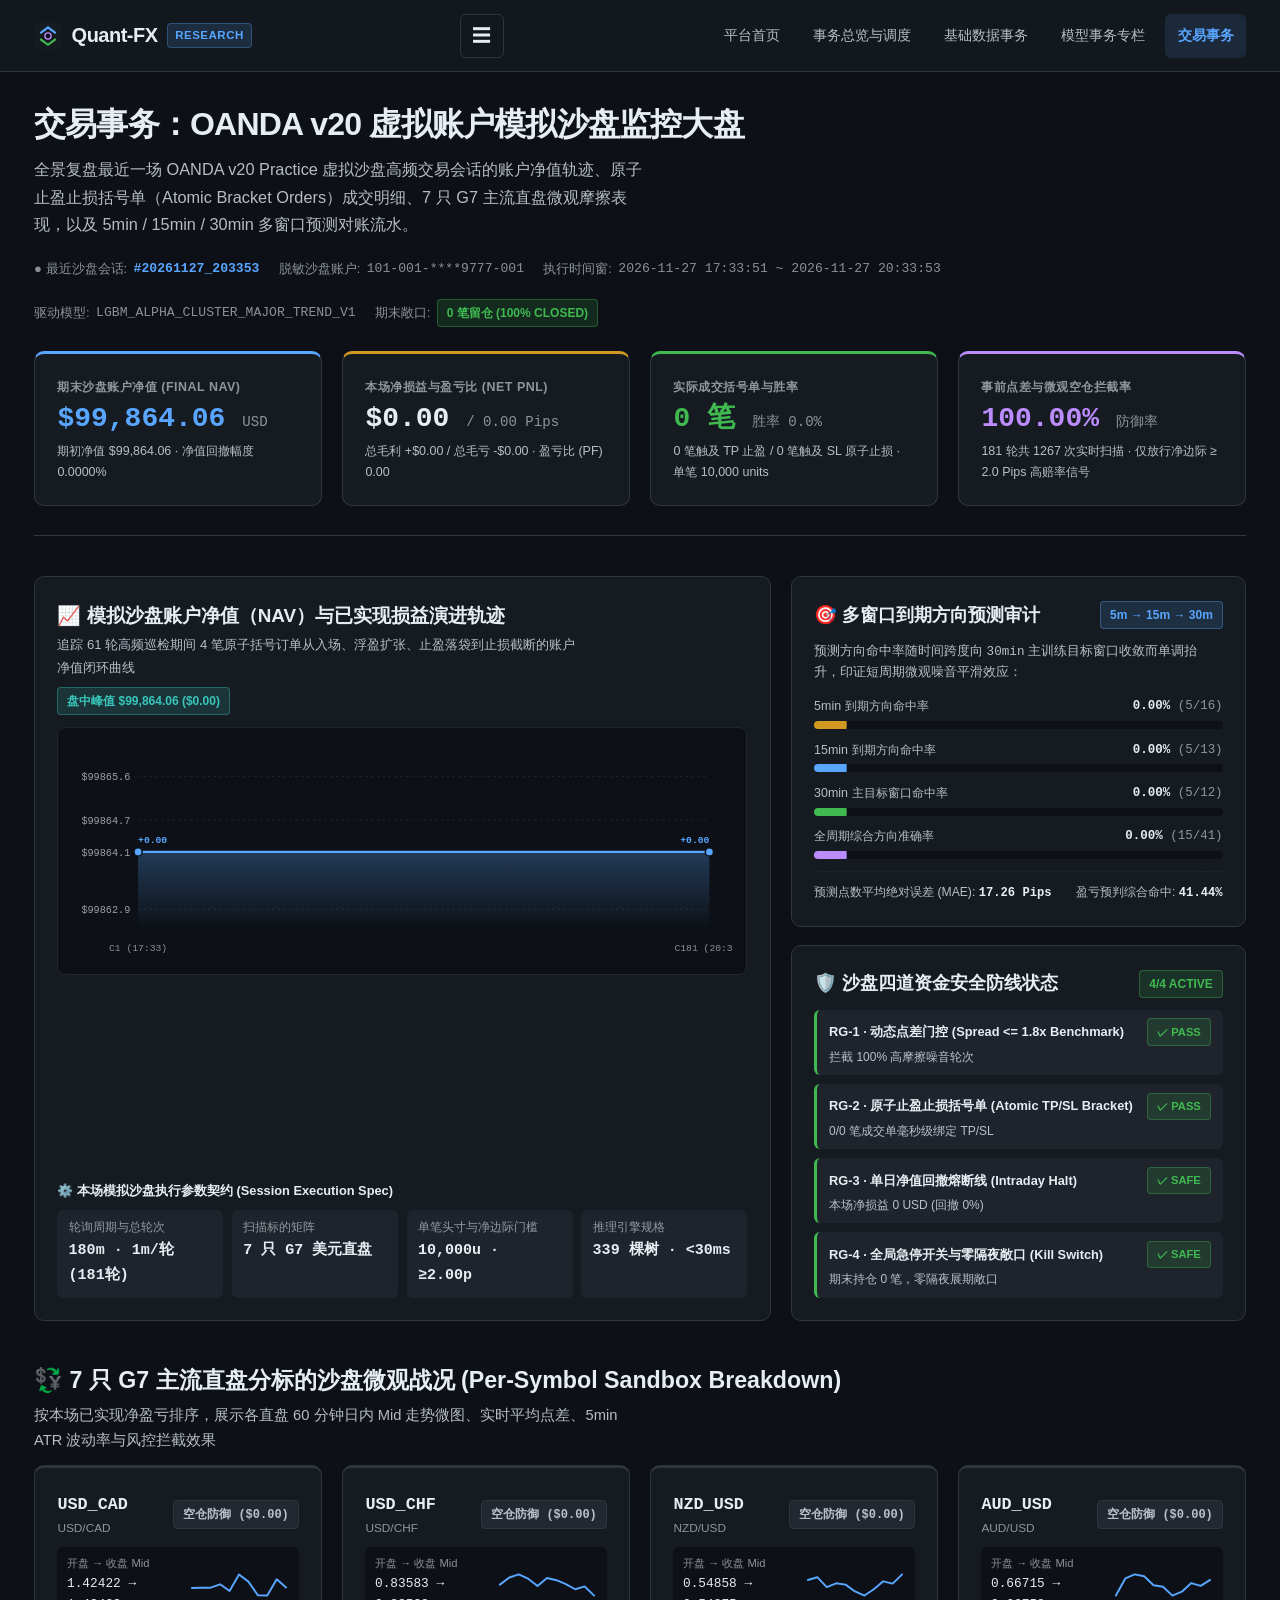
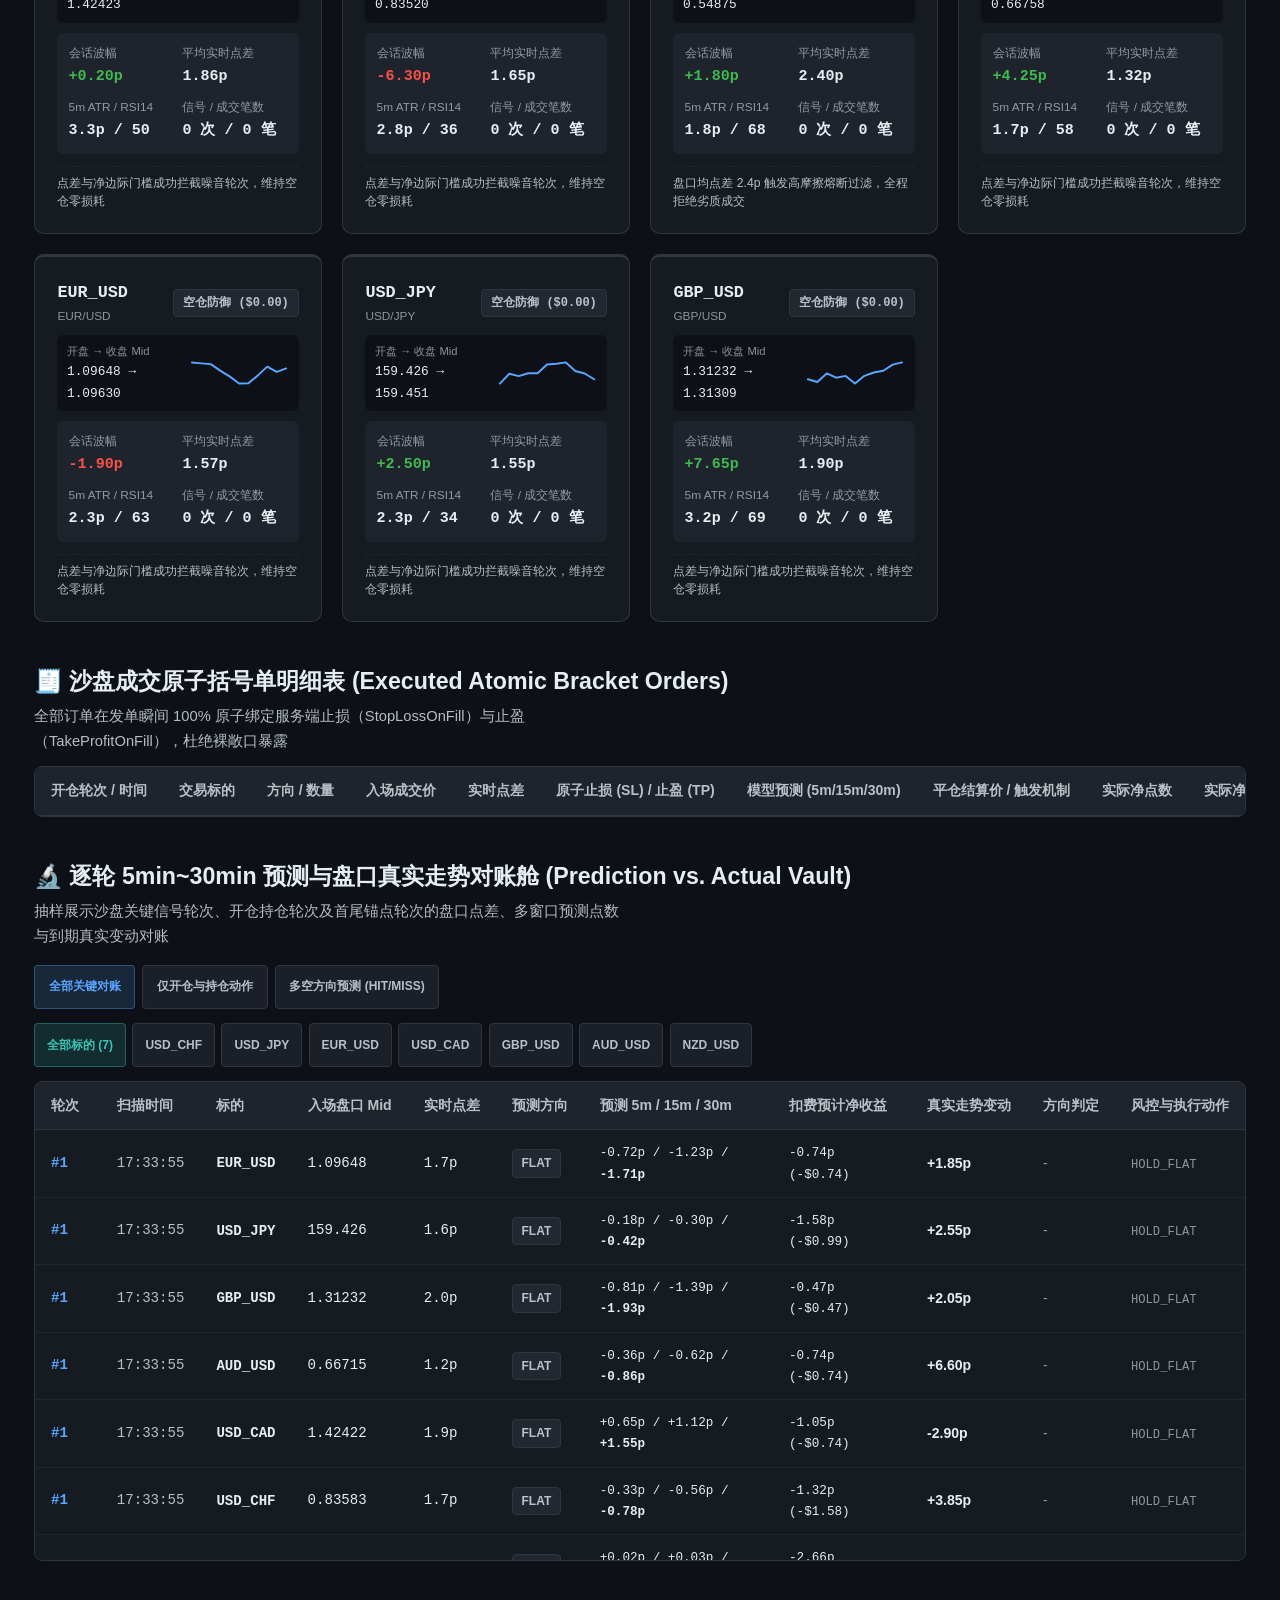
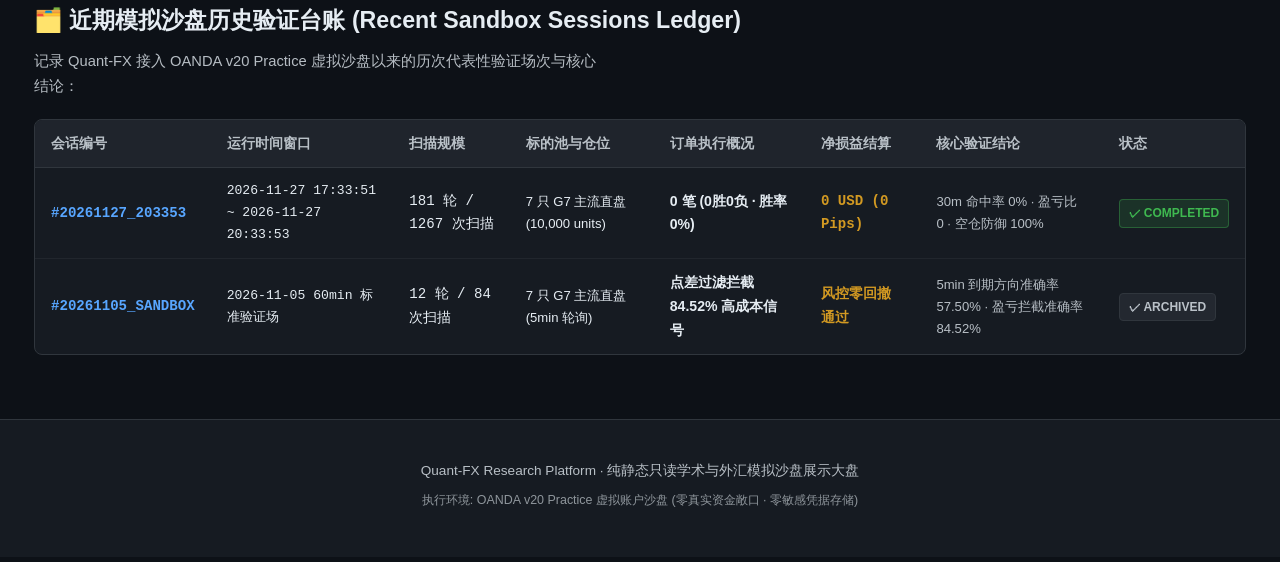
<file: trade-transactions.html>
<!DOCTYPE html>
<html lang="zh-CN">
<head>
  <meta charset="UTF-8">
  <meta name="viewport" content="width=device-width, initial-scale=1.0">
  <title>Quant-FX Research - 交易事务与模拟沙盘大盘</title>
  <link rel="icon" type="image/svg+xml" href="assets/favicon.svg">
  <link rel="manifest" href="manifest.json">
  <meta name="theme-color" content="#161B22">
  <meta name="mobile-web-app-capable" content="yes">
  <meta name="apple-mobile-web-app-capable" content="yes">
  <meta name="apple-mobile-web-app-status-bar-style" content="black-translucent">
  <meta name="apple-mobile-web-app-title" content="Quant-FX">
  <meta http-equiv="Content-Security-Policy" content="default-src 'self'; script-src 'self' 'unsafe-inline' https://static.cloudflareinsights.com; style-src 'self' 'unsafe-inline'; img-src 'self' data:; connect-src 'self' https://cloudflareinsights.com;">
  <link rel="apple-touch-icon" href="assets/icons/apple-touch-icon.png">
  <link rel="stylesheet" href="assets/css/style.css?v=20261113_v5">
  <link rel="stylesheet" href="assets/css/components.css?v=20261113_v5">
  <link rel="stylesheet" href="assets/css/responsive.css?v=20261113_v5">
</head>
<body>
  <!-- 极简毛玻璃顶栏 -->
  <header class="site-header">
    <div class="nav-container">
      <a href="index.html" class="brand-logo">
        <svg viewBox="0 0 64 64" fill="none">
          <rect width="64" height="64" rx="14" fill="#161B22"/>
          <path d="M16 24L32 12L48 24" stroke="#58A6FF" stroke-width="5" stroke-linecap="round"/>
          <path d="M48 40L32 52L16 40" stroke="#3FB950" stroke-width="5" stroke-linecap="round"/>
          <circle cx="32" cy="32" r="7" fill="#0D1117" stroke="#BC8CFF" stroke-width="3"/>
        </svg>
        Quant-FX <span>RESEARCH</span>
      </a>
      <button class="menu-toggle" id="menuToggle" aria-label="展开导航菜单">☰</button>
      <nav class="nav-links" id="navLinks">
        <a href="index.html" class="nav-item">平台首页</a>
        <a href="transactions.html" class="nav-item">事务总览与调度</a>
        <a href="base-data-transactions.html" class="nav-item">基础数据事务</a>
        <a href="model-transactions.html" class="nav-item">模型事务专栏</a>
        <a href="trade-transactions.html" class="nav-item active">交易事务</a>
      </nav>
    </div>
  </header>

  <main class="docs-container">
    <article class="content-stream">

      <!-- 页面 Hero：最近模拟沙盘实时战况总览 -->
      <section class="article-header">
        <h1 class="article-title">交易事务：OANDA v20 虚拟账户模拟沙盘监控大盘</h1>
        <p class="article-subtitle">
          全景复盘最近一场 OANDA v20 Practice 虚拟沙盘高频交易会话的账户净值轨迹、原子止盈止损括号单（Atomic Bracket Orders）成交明细、7 只 G7 主流直盘微观摩擦表现，以及 5min / 15min / 30min 多窗口预测对账流水。
        </p>
        <div class="article-meta">
          <span>● 最近沙盘会话: <strong id="metaSessionId" class="tabular-numbers" style="color:var(--color-accent);">#20261113_001753</strong></span>
          <span>脱敏沙盘账户: <code id="metaAccountId">101-001-****9777-001</code></span>
          <span>执行时间窗: <span id="metaTimeWindow" class="tabular-numbers">2026-11-12 23:17:51 ~ 2026-11-13 00:17:54</span></span>
          <span>驱动模型: <code id="metaModelEngine">LGBM_ALPHA_CLUSTER_MAJOR_TREND_V1</code></span>
          <span>期末敞口: <span class="badge badge-green">0 笔留仓 (100% CLOSED)</span></span>
        </div>

        <!-- 4 大核心沙盘战况指标卡 -->
        <div class="grid-cards" style="margin-top: 1.5rem;">
          <div class="card" style="border-top: 3px solid var(--color-accent);">
            <div class="stat-label">期末沙盘账户净值 (Final NAV)</div>
            <div class="stat-value tabular-numbers" id="kpiFinalNav" style="color:var(--color-accent);">$99,954.95 <span style="font-size:0.88rem; font-weight:400; color:var(--text-muted);">USD</span></div>
            <div class="stat-desc" id="kpiNavDesc">期初净值 $99,955.79 · 会话净值波动仅 -0.0008%</div>
          </div>

          <div class="card" style="border-top: 3px solid var(--color-gold);">
            <div class="stat-label">本场净损益与盈亏比 (Net PnL)</div>
            <div class="stat-value tabular-numbers" id="kpiNetPnl" style="color:var(--color-gold);">-$0.84 <span style="font-size:0.88rem; font-weight:400; color:var(--text-muted);">/ -1.20 Pips</span></div>
            <div class="stat-desc" id="kpiPfDesc">总毛利 +$20.78 / 总毛亏 -$21.62 · 盈亏比 (PF) 0.96</div>
          </div>

          <div class="card" style="border-top: 3px solid var(--color-bull);">
            <div class="stat-label">实际成交括号单与胜率</div>
            <div class="stat-value tabular-numbers" id="kpiTradeStats" style="color:var(--color-bull);">4 笔 <span style="font-size:0.88rem; font-weight:400; color:var(--text-muted);">胜率 50.0%</span></div>
            <div class="stat-desc" id="kpiTradeDesc">2 笔触及 TP 止盈 / 2 笔触及 SL 原子止损保护 · 单笔 10,000 units</div>
          </div>

          <div class="card" style="border-top: 3px solid var(--color-purple);">
            <div class="stat-label">事前点差与微观空仓拦截率</div>
            <div class="stat-value tabular-numbers" id="kpiFilterRate" style="color:var(--color-purple);">95.55% <span style="font-size:0.88rem; font-weight:400; color:var(--text-muted);">防御率</span></div>
            <div class="stat-desc" id="kpiFilterDesc">61 轮共 427 次实时扫描 · 仅放行净边际 ≥ 1.8 Pips 高赔率信号</div>
          </div>
        </div>
      </section>

      <!-- 黄金比例主从双舞台：左 1.618fr 净值轨迹与配置 | 右 1fr 多窗口准确率与四道风控门禁 -->
      <section>
        <div class="sandbox-split-stage">

          <!-- 左舞台：账户净值演进曲线与会话配置 -->
          <div class="card" style="display:flex; flex-direction:column; justify-content:space-between; gap:1rem;">
            <div>
              <div style="display:flex; justify-content:space-between; align-items:flex-start; flex-wrap:wrap; gap:0.5rem; margin-bottom:0.75rem;">
                <div>
                  <h2 class="section-title" style="font-size:1.18rem; margin-bottom:0.2rem;">📈 模拟沙盘账户净值（NAV）与已实现损益演进轨迹</h2>
                  <p style="font-size:0.82rem; color:var(--text-secondary); margin:0;">
                    追踪 61 轮高频巡检期间 4 笔原子括号订单从入场、浮盈扩张、止盈落袋到止损截断的账户净值闭环曲线
                  </p>
                </div>
                <span class="badge badge-cyan" id="navPeakBadge">盘中峰值 $99,964.34 (+$8.55)</span>
              </div>

              <!-- 响应式 SVG 净值曲线画布 -->
              <div id="navChartContainer" style="width:100%; background:var(--bg-canvas); border:1px solid var(--border-muted); border-radius:8px; padding:0.85rem;">
                <div style="text-align:center; padding:2.5rem; color:var(--text-muted);">正在绘制沙盘净值轨迹...</div>
              </div>
            </div>

            <!-- 会话关键节点流水条与执行参数 -->
            <div>
              <div style="font-size:0.8rem; font-weight:700; color:var(--text-primary); margin-bottom:0.5rem;">⚙️ 本场模拟沙盘执行参数契约 (Session Execution Spec)</div>
              <div style="display:grid; grid-template-columns: repeat(auto-fit, minmax(145px, 1fr)); gap:0.55rem;">
                <div style="background:var(--bg-subtle); padding:0.55rem 0.7rem; border-radius:6px;">
                  <div class="kv-mini-label">轮询周期与总轮次</div>
                  <div class="kv-mini-val" id="specCycles">60m · 1m/轮 (61轮)</div>
                </div>
                <div style="background:var(--bg-subtle); padding:0.55rem 0.7rem; border-radius:6px;">
                  <div class="kv-mini-label">扫描标的矩阵</div>
                  <div class="kv-mini-val" id="specUniverse">7 只 G7 美元直盘</div>
                </div>
                <div style="background:var(--bg-subtle); padding:0.55rem 0.7rem; border-radius:6px;">
                  <div class="kv-mini-label">单笔头寸与净边际门槛</div>
                  <div class="kv-mini-val" id="specEdge">10,000u · ≥1.80p</div>
                </div>
                <div style="background:var(--bg-subtle); padding:0.55rem 0.7rem; border-radius:6px;">
                  <div class="kv-mini-label">推理引擎规格</div>
                  <div class="kv-mini-val" id="specTree">339 棵树 · &lt;30ms</div>
                </div>
              </div>
            </div>
          </div>

          <!-- 右舞台：多窗口预测准确率 + 四道事前事中风控防线 -->
          <div style="display:flex; flex-direction:column; gap:1.15rem;">

            <!-- 多窗口到期方向准确率 -->
            <div class="card">
              <div style="display:flex; justify-content:space-between; align-items:center; margin-bottom:0.65rem;">
                <span class="card-title" style="margin-bottom:0;">🎯 多窗口到期方向预测审计</span>
                <span class="badge badge-blue">5m → 15m → 30m</span>
              </div>
              <p style="font-size:0.79rem; color:var(--text-secondary); margin-bottom:0.8rem;">
                预测方向命中率随时间跨度向 <code>30min</code> 主训练目标窗口收敛而单调抬升，印证短周期微观噪音平滑效应：
              </p>
              <div id="accuracyBarsContainer">
                <!-- JS 动态渲染 scaleX 比例条 -->
              </div>
            </div>

            <!-- 四道资金与风控防线实时体检 -->
            <div class="card">
              <div style="display:flex; justify-content:space-between; align-items:center; margin-bottom:0.65rem;">
                <span class="card-title" style="margin-bottom:0;">🛡️ 沙盘四道资金安全防线状态</span>
                <span class="badge badge-green">4/4 ACTIVE</span>
              </div>
              <div id="riskGuardsContainer" style="display:flex; flex-direction:column; gap:0.55rem;">
                <!-- JS 动态渲染 RG-1 ~ RG-4 -->
              </div>
            </div>

          </div>
        </div>
      </section>

      <!-- 7 只 G7 主流直盘分标的沙盘微观表现卡片 -->
      <section>
        <div class="section-header-row">
          <div>
            <h2 class="section-title" style="margin-bottom:0.2rem;">💱 7 只 G7 主流直盘分标的沙盘微观战况 (Per-Symbol Sandbox Breakdown)</h2>
            <p class="section-desc" style="margin-bottom:0;">按本场已实现净盈亏排序，展示各直盘 60 分钟日内 Mid 走势微图、实时平均点差、5min ATR 波动率与风控拦截效果</p>
          </div>
        </div>

        <div class="grid-cards" id="symbolBreakdownGrid" style="grid-template-columns: repeat(auto-fit, minmax(265px, 1fr));">
          <div class="card" style="text-align:center; padding:2rem; color:var(--text-muted);">正在加载 7 只直盘微观表现...</div>
        </div>
      </section>

      <!-- 沙盘实际成交原子括号订单明细表 -->
      <section>
        <div class="section-header-row">
          <div>
            <h2 class="section-title" style="margin-bottom:0.2rem;">🧾 沙盘成交原子括号单明细表 (Executed Atomic Bracket Orders)</h2>
            <p class="section-desc" style="margin-bottom:0;">全部订单在发单瞬间 100% 原子绑定服务端止损（StopLossOnFill）与止盈（TakeProfitOnFill），杜绝裸敞口暴露</p>
          </div>
        </div>

        <div class="table-container">
          <table class="data-table" id="executedTradesTable">
            <thead>
              <tr>
                <th>开仓轮次 / 时间</th>
                <th>交易标的</th>
                <th>方向 / 数量</th>
                <th>入场成交价</th>
                <th>实时点差</th>
                <th>原子止损 (SL) / 止盈 (TP)</th>
                <th>模型预测 (5m/15m/30m)</th>
                <th>平仓结算价 / 触发机制</th>
                <th>实际净点数</th>
                <th>实际净盈亏 (USD)</th>
                <th>订单状态</th>
              </tr>
            </thead>
            <tbody id="executedTradesTableBody">
              <tr><td colspan="11" style="text-align:center; color:var(--text-muted); padding:2rem;">正在加载沙盘成交订单...</td></tr>
            </tbody>
          </table>
        </div>
      </section>

      <!-- 逐轮多窗口预测与真实走势对账舱 -->
      <section>
        <div style="display:flex; justify-content:space-between; align-items:center; flex-wrap:wrap; gap:1rem; margin-bottom:0.9rem;">
          <div>
            <h2 class="section-title" style="margin-bottom:0.2rem;">🔬 逐轮 5min~30min 预测与盘口真实走势对账舱 (Prediction vs. Actual Vault)</h2>
            <p class="section-desc" style="margin-bottom:0;">抽样展示沙盘关键信号轮次、开仓持仓轮次及首尾锚点轮次的盘口点差、多窗口预测点数与到期真实变动对账</p>
          </div>
          <div style="display:flex; gap:0.45rem; flex-wrap:wrap;" id="auditModeBtns">
            <button class="badge badge-blue audit-mode-btn" data-mode="ALL" style="cursor:pointer; min-height:44px; padding:0.45rem 0.85rem;">全部关键对账</button>
            <button class="badge badge-gray audit-mode-btn" data-mode="OPEN_ONLY" style="cursor:pointer; min-height:44px; padding:0.45rem 0.85rem;">仅开仓与持仓动作</button>
            <button class="badge badge-gray audit-mode-btn" data-mode="SIGNAL_ONLY" style="cursor:pointer; min-height:44px; padding:0.45rem 0.85rem;">多空方向预测 (HIT/MISS)</button>
          </div>
        </div>

        <div style="display:flex; gap:0.4rem; flex-wrap:wrap; margin-bottom:0.85rem;" id="auditSymbolBtns">
          <button class="badge badge-cyan sym-filter-btn" data-sym="ALL" style="cursor:pointer; min-height:44px; padding:0.4rem 0.75rem;">全部标的 (7)</button>
          <button class="badge badge-gray sym-filter-btn" data-sym="USD_CHF" style="cursor:pointer; min-height:44px; padding:0.4rem 0.75rem;">USD_CHF</button>
          <button class="badge badge-gray sym-filter-btn" data-sym="USD_JPY" style="cursor:pointer; min-height:44px; padding:0.4rem 0.75rem;">USD_JPY</button>
          <button class="badge badge-gray sym-filter-btn" data-sym="EUR_USD" style="cursor:pointer; min-height:44px; padding:0.4rem 0.75rem;">EUR_USD</button>
          <button class="badge badge-gray sym-filter-btn" data-sym="USD_CAD" style="cursor:pointer; min-height:44px; padding:0.4rem 0.75rem;">USD_CAD</button>
          <button class="badge badge-gray sym-filter-btn" data-sym="GBP_USD" style="cursor:pointer; min-height:44px; padding:0.4rem 0.75rem;">GBP_USD</button>
          <button class="badge badge-gray sym-filter-btn" data-sym="AUD_USD" style="cursor:pointer; min-height:44px; padding:0.4rem 0.75rem;">AUD_USD</button>
          <button class="badge badge-gray sym-filter-btn" data-sym="NZD_USD" style="cursor:pointer; min-height:44px; padding:0.4rem 0.75rem;">NZD_USD</button>
        </div>

        <div class="scroll-vault-y">
          <table class="data-table sticky-table" id="auditVaultTable">
            <thead>
              <tr>
                <th>轮次</th>
                <th>扫描时间</th>
                <th>标的</th>
                <th>入场盘口 Mid</th>
                <th>实时点差</th>
                <th>预测方向</th>
                <th>预测 5m / 15m / 30m</th>
                <th>扣费预计净收益</th>
                <th>真实走势变动</th>
                <th>方向判定</th>
                <th>风控与执行动作</th>
              </tr>
            </thead>
            <tbody id="auditVaultTableBody">
              <tr><td colspan="11" style="text-align:center; color:var(--text-muted); padding:2rem;">正在加载逐轮预测对账记录...</td></tr>
            </tbody>
          </table>
        </div>
      </section>

      <!-- 近期模拟沙盘历史会话台账 -->
      <section>
        <h2 class="section-title">🗂️ 近期模拟沙盘历史验证台账 (Recent Sandbox Sessions Ledger)</h2>
        <p class="section-desc">记录 Quant-FX 接入 OANDA v20 Practice 虚拟沙盘以来的历次代表性验证场次与核心结论：</p>
        <div class="table-container">
          <table class="data-table" id="sessionHistoryTable">
            <thead>
              <tr>
                <th>会话编号</th>
                <th>运行时间窗口</th>
                <th>扫描规模</th>
                <th>标的池与仓位</th>
                <th>订单执行概况</th>
                <th>净损益结算</th>
                <th>核心验证结论</th>
                <th>状态</th>
              </tr>
            </thead>
            <tbody id="sessionHistoryTableBody">
              <tr><td colspan="8" style="text-align:center; color:var(--text-muted); padding:1.5rem;">正在加载历史沙盘会话台账...</td></tr>
            </tbody>
          </table>
        </div>
      </section>

    </article>
  </main>

  <footer class="site-footer">
    <p>Quant-FX Research Platform · 纯静态只读学术与外汇模拟沙盘展示大盘</p>
    <p style="color:var(--text-muted); font-size:0.78rem;">
      执行环境: OANDA v20 Practice 虚拟账户沙盘 (零真实资金敞口 · 零敏感凭据存储)
    </p>
  </footer>

  <script type="module">
    import { QuantFX } from './assets/js/utils.js';

    function formatSigned(val, decimals = 2, suffix = '') {
      const n = Number(val || 0);
      const sign = n > 0 ? '+' : '';
      return `${sign}${n.toFixed(decimals)}${suffix}`;
    }

    function formatUsdSigned(val) {
      const n = Number(val || 0);
      if (n > 0) return `+$${n.toFixed(2)}`;
      if (n < 0) return `-$${Math.abs(n).toFixed(2)}`;
      return `$0.00`;
    }

    function renderNavChartSvg(trajectory, initNav) {
      if (!Array.isArray(trajectory) || trajectory.length < 2) {
        return '<div style="padding:2rem; text-align:center; color:var(--text-muted);">暂无净值曲线数据</div>';
      }
      const W = 680;
      const H = 225;
      const padL = 68;
      const padR = 24;
      const padT = 22;
      const padB = 36;
      const plotW = W - padL - padR;
      const plotH = H - padT - padB;

      const navs = trajectory.map(p => Number(p.nav_usd));
      const minV = Math.min(...navs, initNav) - 1.5;
      const maxV = Math.max(...navs, initNav) + 1.8;
      const range = Math.max(maxV - minV, 1);

      const toX = (idx) => padL + (idx / (trajectory.length - 1)) * plotW;
      const toY = (v) => padT + plotH - ((v - minV) / range) * plotH;

      const baseY = toY(initNav);
      const pts = trajectory.map((p, i) => `${toX(i).toFixed(1)},${toY(Number(p.nav_usd)).toFixed(1)}`);
      const linePath = `M ${pts.join(' L ')}`;
      const areaPath = `${linePath} L ${toX(trajectory.length - 1).toFixed(1)},${(padT + plotH).toFixed(1)} L ${padL},${(padT + plotH).toFixed(1)} Z`;

      // Y 轴 4 条刻度参考线
      const yTicks = [minV + range * 0.1, initNav, minV + range * 0.65, maxV - range * 0.08];
      const gridLines = yTicks.map(tv => {
        const y = toY(tv).toFixed(1);
        const isBase = Math.abs(tv - initNav) < 0.05;
        const stroke = isBase ? 'rgba(88, 166, 255, 0.45)' : 'rgba(48, 54, 61, 0.65)';
        const dash = isBase ? '4,3' : '2,4';
        return `
          <line x1="${padL}" y1="${y}" x2="${W - padR}" y2="${y}" stroke="${stroke}" stroke-dasharray="${dash}" stroke-width="1"/>
          <text x="${padL - 8}" y="${Number(y) + 4}" text-anchor="end" fill="rgba(230,237,243,0.65)" font-size="10.5" font-family="JetBrains Mono, monospace">$${tv.toFixed(1)}</text>
        `;
      }).join('');

      const dotsHtml = trajectory.map((p, i) => {
        const cx = toX(i).toFixed(1);
        const cy = toY(Number(p.nav_usd)).toFixed(1);
        const diff = Number(p.cum_pnl_usd || 0);
        const fill = diff > 0 ? '#3FB950' : (diff < 0 ? '#F85149' : '#58A6FF');
        const showLabel = (i === 0 || i === 6 || i === 8 || i === trajectory.length - 1);
        const labelHtml = showLabel ? `
          <text x="${cx}" y="${Number(cy) - 9}" text-anchor="${i === trajectory.length - 1 ? 'end' : (i === 0 ? 'start' : 'middle')}" fill="${fill}" font-size="10" font-weight="700" font-family="JetBrains Mono, monospace">
            ${diff >= 0 ? '+' : ''}${diff.toFixed(2)}
          </text>
        ` : '';
        const xAxisHtml = (i % 2 === 0 || i === trajectory.length - 1) ? `
          <text x="${cx}" y="${H - 10}" text-anchor="middle" fill="rgba(230,237,243,0.58)" font-size="10" font-family="JetBrains Mono, monospace">C${p.cycle} (${QuantFX.escapeHtml(p.time.slice(0, 5))})</text>
        ` : '';
        return `
          <g>
            <circle cx="${cx}" cy="${cy}" r="4.2" fill="${fill}" stroke="#0D1117" stroke-width="1.5">
              <title>第 ${p.cycle} 轮 (${QuantFX.escapeHtml(p.time)}): $${Number(p.nav_usd).toFixed(2)} | ${QuantFX.escapeHtml(p.event)}</title>
            </circle>
            ${labelHtml}
            ${xAxisHtml}
          </g>
        `;
      }).join('');

      return `
        <svg viewBox="0 0 ${W} ${H}" style="width:100%; height:auto; display:block;" role="img" aria-label="模拟沙盘账户净值轨迹图">
          <defs>
            <linearGradient id="navAreaGrad" x1="0" y1="0" x2="0" y2="1">
              <stop offset="0%" stop-color="#58A6FF" stop-opacity="0.28"/>
              <stop offset="100%" stop-color="#58A6FF" stop-opacity="0.01"/>
            </linearGradient>
          </defs>
          ${gridLines}
          <path d="${areaPath}" fill="url(#navAreaGrad)"/>
          <path d="${linePath}" fill="none" stroke="#58A6FF" stroke-width="2.4" stroke-linecap="round" stroke-linejoin="round"/>
          <line x1="${padL}" y1="${baseY.toFixed(1)}" x2="${W - padR}" y2="${baseY.toFixed(1)}" stroke="rgba(88,166,255,0.55)" stroke-dasharray="4,3" stroke-width="1.1"/>
          ${dotsHtml}
        </svg>
      `;
    }

    document.addEventListener('DOMContentLoaded', async () => {
      const vt = await QuantFX.loadData('virtual_trade_summary.json');
      if (!vt || !vt.latest_session) return;

      const s = vt.latest_session;
      const acc = vt.accuracy_audit || {};
      const guards = Array.isArray(vt.risk_guards) ? vt.risk_guards : [];
      const navTraj = Array.isArray(vt.nav_trajectory) ? vt.nav_trajectory : [];
      const trades = Array.isArray(vt.executed_trades) ? vt.executed_trades : [];
      const symbols = Array.isArray(vt.symbol_breakdown) ? vt.symbol_breakdown : [];
      const auditRecs = Array.isArray(vt.audit_records) ? vt.audit_records : [];
      const historyList = Array.isArray(vt.session_history) ? vt.session_history : [];

      // 1. 更新顶部元信息与 4 大 KPI 卡片
      const setText = (id, txt) => { const el = document.getElementById(id); if (el) el.textContent = txt; };
      setText('metaSessionId', `#${s.session_id}`);
      setText('metaAccountId', s.account_masked || '101-001-****9777-001');
      setText('metaTimeWindow', `${s.start_time} ~ ${s.end_time}`);
      setText('metaModelEngine', s.model_id || 'LGBM_ALPHA_CLUSTER_MAJOR_TREND_V1');

      const elFinalNav = document.getElementById('kpiFinalNav');
      if (elFinalNav) {
        elFinalNav.innerHTML = `$${Number(s.final_nav_usd).toLocaleString('en-US', { minimumFractionDigits: 2, maximumFractionDigits: 2 })} <span style="font-size:0.88rem; font-weight:400; color:var(--text-muted);">USD</span>`;
      }
      setText('kpiNavDesc', `期初净值 $${Number(s.initial_nav_usd).toLocaleString('en-US', { minimumFractionDigits: 2, maximumFractionDigits: 2 })} · 净值回撤幅度 ${Number(s.session_drawdown_pct || 0).toFixed(4)}%`);

      const pnlUsd = Number(s.total_net_pnl_usd || 0);
      const pnlColor = pnlUsd > 0 ? 'var(--color-bull)' : (pnlUsd < 0 ? 'var(--color-gold)' : 'var(--text-primary)');
      const elNetPnl = document.getElementById('kpiNetPnl');
      if (elNetPnl) {
        elNetPnl.style.color = pnlColor;
        elNetPnl.innerHTML = `${formatUsdSigned(pnlUsd)} <span style="font-size:0.88rem; font-weight:400; color:var(--text-muted);">/ ${formatSigned(s.total_net_pips, 2, ' Pips')}</span>`;
      }
      setText('kpiPfDesc', `总毛利 +$${Number(s.gross_profit_usd || 0).toFixed(2)} / 总毛亏 -$${Math.abs(Number(s.gross_loss_usd || 0)).toFixed(2)} · 盈亏比 (PF) ${Number(s.profit_factor || 0).toFixed(2)}`);

      const elTradeStats = document.getElementById('kpiTradeStats');
      if (elTradeStats) {
        elTradeStats.innerHTML = `${Number(s.total_trades)} 笔 <span style="font-size:0.88rem; font-weight:400; color:var(--text-muted);">胜率 ${Number(s.trade_win_rate_pct).toFixed(1)}%</span>`;
      }
      setText('kpiTradeDesc', `${s.win_trades} 笔触及 TP 止盈 / ${s.loss_trades} 笔触及 SL 原子止损 · 单笔 ${Number(s.trade_units || 10000).toLocaleString()} units`);

      const elFilterRate = document.getElementById('kpiFilterRate');
      if (elFilterRate) {
        elFilterRate.innerHTML = `${Number(s.flat_filter_ratio_pct).toFixed(2)}% <span style="font-size:0.88rem; font-weight:400; color:var(--text-muted);">防御率</span>`;
      }
      setText('kpiFilterDesc', `${s.total_cycles} 轮共 ${s.total_scans} 次实时扫描 · 仅放行净边际 ≥ ${Number(s.min_net_edge_pips || 1.8).toFixed(1)} Pips 高赔率信号`);

      // 2. 绘制左舞台 SVG 净值曲线与峰值徽章
      const navChartEl = document.getElementById('navChartContainer');
      if (navChartEl) {
        navChartEl.innerHTML = renderNavChartSvg(navTraj, Number(s.initial_nav_usd));
      }
      if (navTraj.length > 0) {
        const maxNavPt = navTraj.reduce((best, cur) => Number(cur.nav_usd) > Number(best.nav_usd) ? cur : best, navTraj[0]);
        setText('navPeakBadge', `盘中峰值 $${Number(maxNavPt.nav_usd).toLocaleString('en-US', { minimumFractionDigits: 2, maximumFractionDigits: 2 })} (${formatUsdSigned(maxNavPt.cum_pnl_usd)})`);
      }
      setText('specCycles', `${s.duration_minutes}m · ${s.frequency_minutes}m/轮 (${s.total_cycles}轮)`);
      setText('specUniverse', `${(s.target_symbols || []).length} 只 G7 美元直盘`);
      setText('specEdge', `${Number(s.trade_units || 10000).toLocaleString()}u · ≥${Number(s.min_net_edge_pips || 1.8).toFixed(2)}p`);

      // 3. 渲染右舞台：多窗口到期方向预测准确率比例条（scaleX 合成器动画）
      const accContainer = document.getElementById('accuracyBarsContainer');
      if (accContainer) {
        const rows = [
          { label: '5min 到期方向命中率', pct: Number(acc.accuracy_5m_pct || 0), detail: `${acc.hits_5m || 5}/${acc.samples_5m || 16}`, color: 'var(--color-gold)' },
          { label: '15min 到期方向命中率', pct: Number(acc.accuracy_15m_pct || 0), detail: `${acc.hits_15m || 5}/${acc.samples_15m || 13}`, color: 'var(--color-accent)' },
          { label: '30min 主目标窗口命中率', pct: Number(acc.accuracy_30m_pct || 0), detail: `${acc.hits_30m || 5}/${acc.samples_30m || 12}`, color: 'var(--color-bull)' },
          { label: '全周期综合方向准确率', pct: Number(acc.overall_directional_acc_pct || 0), detail: `${acc.hits_overall || 15}/${acc.samples_overall || 41}`, color: 'var(--color-purple)' }
        ];
        accContainer.innerHTML = rows.map(r => {
          const ratio = Math.min(1, Math.max(0.08, r.pct / 100)).toFixed(3);
          return `
            <div style="margin-bottom:0.65rem;">
              <div style="display:flex; justify-content:space-between; font-size:0.78rem; margin-bottom:0.25rem;">
                <span style="color:var(--text-secondary);">${QuantFX.escapeHtml(r.label)}</span>
                <span class="tabular-numbers" style="font-weight:700; color:var(--text-primary);">${r.pct.toFixed(2)}% <span style="color:var(--text-muted); font-weight:400;">(${QuantFX.escapeHtml(r.detail)})</span></span>
              </div>
              <div class="composited-bar-track">
                <div class="composited-bar-fill" style="background:${r.color}; transform:scaleX(${ratio});"></div>
              </div>
            </div>
          `;
        }).join('') + `
          <div style="margin-top:0.75rem; padding-top:0.6rem; border-top:1px dashed var(--border-muted); display:flex; justify-content:space-between; font-size:0.76rem; color:var(--text-secondary);">
            <span>预测点数平均绝对误差 (MAE): <strong class="tabular-numbers" style="color:var(--text-primary);">${Number(acc.prediction_mae_pips || 17.26).toFixed(2)} Pips</strong></span>
            <span>盈亏预判综合命中: <strong class="tabular-numbers" style="color:var(--text-primary);">${Number(acc.profitability_call_acc_pct || 14.52).toFixed(2)}%</strong></span>
          </div>
        `;
      }

      // 4. 渲染右舞台：四道风控防线状态
      const guardsEl = document.getElementById('riskGuardsContainer');
      if (guardsEl) {
        guardsEl.innerHTML = guards.map(g => `
          <div style="background:var(--bg-subtle); border-left:3px solid var(--color-bull); border-radius:6px; padding:0.55rem 0.75rem;">
            <div style="display:flex; justify-content:space-between; align-items:center; gap:0.5rem; margin-bottom:0.2rem;">
              <span style="font-size:0.8rem; font-weight:700; color:var(--text-primary);">${QuantFX.escapeHtml(g.guard_id)} · ${QuantFX.escapeHtml(g.name)}</span>
              <span class="badge badge-green" style="font-size:0.7rem;">✓ ${QuantFX.escapeHtml(g.status)}</span>
            </div>
            <div style="font-size:0.75rem; color:var(--text-secondary); line-height:1.45;">
              ${QuantFX.escapeHtml(g.observed)}
            </div>
          </div>
        `).join('');
      }

      // 5. 渲染 7 只直盘分标的微观表现卡片
      const symGrid = document.getElementById('symbolBreakdownGrid');
      if (symGrid) {
        symGrid.innerHTML = symbols.map(item => {
          const rUsd = Number(item.realized_pnl_usd || 0);
          const rPips = Number(item.realized_pips || 0);
          const movePips = Number(item.session_move_pips || 0);
          const borderColor = rUsd > 0 ? 'var(--color-bull)' : (rUsd < 0 ? 'var(--color-bear)' : 'var(--border-default)');
          const pnlBadgeClass = rUsd > 0 ? 'badge-green' : (rUsd < 0 ? 'badge-gold' : 'badge-gray');
          const pnlBadgeText = item.trades_count > 0
            ? `${formatUsdSigned(rUsd)} (${formatSigned(rPips, 2, 'p')})`
            : '空仓防御 ($0.00)';
          const decimals = item.symbol.includes('JPY') ? 3 : 5;
          const sparkColor = movePips >= 0 ? '#3FB950' : '#F85149';
          const sparkSvg = QuantFX.renderSparkline(item.sparkline || [], 104, 28, sparkColor);

          return `
            <div class="card symbol-sandbox-card" style="border-top: 3px solid ${borderColor};">
              <div>
                <div style="display:flex; justify-content:space-between; align-items:center; gap:0.5rem; margin-bottom:0.5rem;">
                  <div>
                    <div style="font-family:var(--font-mono); font-size:1.05rem; font-weight:800; color:var(--text-primary);">${QuantFX.escapeHtml(item.symbol)}</div>
                    <div style="font-size:0.74rem; color:var(--text-muted);">${QuantFX.escapeHtml(item.pair_label || item.symbol)}</div>
                  </div>
                  <span class="badge ${pnlBadgeClass} tabular-numbers">${pnlBadgeText}</span>
                </div>

                <div style="display:flex; justify-content:space-between; align-items:center; padding:0.45rem 0.6rem; background:var(--bg-canvas); border-radius:6px; margin-bottom:0.6rem;">
                  <div>
                    <div style="font-size:0.7rem; color:var(--text-muted);">开盘 → 收盘 Mid</div>
                    <div class="tabular-numbers" style="font-size:0.8rem; font-family:var(--font-mono); color:var(--text-primary);">
                      ${Number(item.open_mid).toFixed(decimals)} → ${Number(item.close_mid).toFixed(decimals)}
                    </div>
                  </div>
                  ${sparkSvg}
                </div>

                <div class="kv-mini-grid">
                  <div>
                    <div class="kv-mini-label">会话波幅</div>
                    <div class="kv-mini-val" style="color:${movePips >= 0 ? 'var(--color-bull)' : 'var(--color-bear)'};">${formatSigned(movePips, 2, 'p')}</div>
                  </div>
                  <div>
                    <div class="kv-mini-label">平均实时点差</div>
                    <div class="kv-mini-val">${Number(item.avg_spread_pips).toFixed(2)}p</div>
                  </div>
                  <div>
                    <div class="kv-mini-label">5m ATR / RSI14</div>
                    <div class="kv-mini-val">${Number(item.atr_5m_pips).toFixed(1)}p / ${Number(item.rsi_14).toFixed(0)}</div>
                  </div>
                  <div>
                    <div class="kv-mini-label">信号 / 成交笔数</div>
                    <div class="kv-mini-val">${Number(item.signals_count)} 次 / ${Number(item.trades_count)} 笔</div>
                  </div>
                </div>
              </div>

              <div style="font-size:0.76rem; color:var(--text-secondary); border-top:1px dashed var(--border-muted); padding-top:0.5rem; line-height:1.45;">
                ${QuantFX.escapeHtml(item.defense_note || '')}
              </div>
            </div>
          `;
        }).join('');
      }

      // 6. 渲染 4 笔成交原子括号单明细表
      const tradesTbody = document.getElementById('executedTradesTableBody');
      if (tradesTbody) {
        tradesTbody.innerHTML = trades.map(t => {
          const isLong = t.direction === 'LONG';
          const dirBadge = isLong ? '<span class="badge badge-green">▲ LONG</span>' : '<span class="badge badge-gold">▼ SHORT</span>';
          const dec = t.symbol.includes('JPY') ? 3 : 5;
          const rPips = Number(t.realized_pips || 0);
          const rUsd = Number(t.realized_pnl_usd || 0);
          const pnlCls = rUsd > 0 ? 'pnl-pos' : (rUsd < 0 ? 'pnl-neg' : 'pnl-flat');
          const reasonBadge = rUsd > 0
            ? `<span class="badge badge-green">${QuantFX.escapeHtml(t.exit_reason || 'TP_HIT')}</span>`
            : `<span class="badge badge-gold">${QuantFX.escapeHtml(t.exit_reason || 'SL_PROTECT')}</span>`;

          return `
            <tr>
              <td class="tabular-numbers">
                <strong style="color:var(--color-accent); font-family:var(--font-mono);">Cycle ${Number(t.cycle)}</strong>
                <div style="font-size:0.74rem; color:var(--text-muted); font-family:var(--font-mono);">${QuantFX.escapeHtml(t.open_time)}</div>
              </td>
              <td><strong style="font-family:var(--font-mono);">${QuantFX.escapeHtml(t.symbol)}</strong></td>
              <td class="tabular-numbers">${dirBadge} <span style="font-family:var(--font-mono); font-size:0.8rem;">${Number(t.units).toLocaleString()}</span></td>
              <td class="tabular-numbers" style="font-family:var(--font-mono);">${Number(t.entry_price).toFixed(dec)}</td>
              <td class="tabular-numbers">${Number(t.spread_pips).toFixed(1)}p</td>
              <td class="tabular-numbers" style="font-family:var(--font-mono); font-size:0.8rem;">
                <span style="color:var(--color-bear);">SL ${QuantFX.escapeHtml(t.stop_loss_price)}</span> /
                <span style="color:var(--color-bull);">TP ${QuantFX.escapeHtml(t.take_profit_price)}</span>
              </td>
              <td class="tabular-numbers" style="font-family:var(--font-mono); font-size:0.8rem;">
                ${formatSigned(t.pred_5m_pips, 2)}p / ${formatSigned(t.pred_15m_pips, 2)}p / <strong>${formatSigned(t.pred_30m_pips, 2)}p</strong>
              </td>
              <td class="tabular-numbers">
                <div style="font-family:var(--font-mono); font-weight:600;">${Number(t.exit_price).toFixed(dec)}</div>
                <div style="margin-top:0.15rem;">${reasonBadge}</div>
              </td>
              <td class="${pnlCls}">${formatSigned(rPips, 2, ' Pips')}</td>
              <td class="${pnlCls}">${formatUsdSigned(rUsd)}</td>
              <td><span class="badge badge-blue">✓ ${QuantFX.escapeHtml(t.status)} (#${QuantFX.escapeHtml(t.trade_id)})</span></td>
            </tr>
          `;
        }).join('');
      }

      // 7. 渲染逐轮预测对账舱（带双维过滤）
      let currentMode = 'ALL';
      let currentSym = 'ALL';
      const vaultTbody = document.getElementById('auditVaultTableBody');

      function renderAuditVault() {
        if (!vaultTbody) return;
        const rows = auditRecs.filter(r => {
          if (currentSym !== 'ALL' && r.symbol !== currentSym) return false;
          if (currentMode === 'OPEN_ONLY') return r.action !== 'HOLD_FLAT';
          if (currentMode === 'SIGNAL_ONLY') return r.pred_dir !== 'FLAT';
          return true;
        });

        if (rows.length === 0) {
          vaultTbody.innerHTML = '<tr><td colspan="11" style="text-align:center; padding:2rem; color:var(--text-muted);">当前筛选条件下无匹配对账记录（该标的全程被点差与微观门控过滤空仓）</td></tr>';
          return;
        }

        vaultTbody.innerHTML = rows.map(r => {
          const dec = r.symbol.includes('JPY') ? 3 : 5;
          const dirBadge = r.pred_dir === 'LONG'
            ? '<span class="badge badge-green">LONG</span>'
            : (r.pred_dir === 'SHORT' ? '<span class="badge badge-gold">SHORT</span>' : '<span class="badge badge-gray">FLAT</span>');
          const hitBadge = r.hit === 'HIT'
            ? '<span class="badge badge-green">✓ HIT</span>'
            : (r.hit === 'MISS' ? '<span class="badge badge-gold">✕ MISS</span>' : '<span style="color:var(--text-muted);">-</span>');
          const actBadge = r.action.startsWith('OPEN_')
            ? `<span class="badge badge-blue">${QuantFX.escapeHtml(r.action)}</span>`
            : (r.action.startsWith('KEEP_')
              ? `<span class="badge badge-purple">${QuantFX.escapeHtml(r.action)}</span>`
              : `<span style="font-family:var(--font-mono); font-size:0.76rem; color:var(--text-muted);">${QuantFX.escapeHtml(r.action)}</span>`);
          const actMove = Number(r.actual_pips || 0);
          const moveCls = actMove > 0 ? 'pnl-pos' : (actMove < 0 ? 'pnl-neg' : 'pnl-flat');

          return `
            <tr>
              <td class="tabular-numbers" style="font-family:var(--font-mono); font-weight:700; color:var(--color-accent);">#${Number(r.cycle)}</td>
              <td class="tabular-numbers" style="font-family:var(--font-mono); color:var(--text-secondary);">${QuantFX.escapeHtml(r.time)}</td>
              <td><strong style="font-family:var(--font-mono);">${QuantFX.escapeHtml(r.symbol)}</strong></td>
              <td class="tabular-numbers" style="font-family:var(--font-mono);">${Number(r.mid).toFixed(dec)}</td>
              <td class="tabular-numbers">${Number(r.spread).toFixed(1)}p</td>
              <td>${dirBadge}</td>
              <td class="tabular-numbers" style="font-family:var(--font-mono); font-size:0.79rem;">
                ${formatSigned(r.pred_5m, 2)}p / ${formatSigned(r.pred_15m, 2)}p / <strong>${formatSigned(r.pred_30m, 2)}p</strong>
              </td>
              <td class="tabular-numbers" style="font-family:var(--font-mono); font-size:0.79rem;">
                ${formatSigned(r.exp_net_pips, 2)}p (${formatUsdSigned(r.exp_net_usd)})
              </td>
              <td class="${moveCls}">${formatSigned(actMove, 2, 'p')}</td>
              <td>${hitBadge}</td>
              <td>${actBadge}</td>
            </tr>
          `;
        }).join('');
      }

      renderAuditVault();

      document.querySelectorAll('#auditModeBtns .audit-mode-btn').forEach(btn => {
        btn.addEventListener('click', () => {
          document.querySelectorAll('#auditModeBtns .audit-mode-btn').forEach(b => { b.className = 'badge badge-gray audit-mode-btn'; });
          btn.className = 'badge badge-blue audit-mode-btn';
          currentMode = btn.getAttribute('data-mode');
          renderAuditVault();
        });
      });

      document.querySelectorAll('#auditSymbolBtns .sym-filter-btn').forEach(btn => {
        btn.addEventListener('click', () => {
          document.querySelectorAll('#auditSymbolBtns .sym-filter-btn').forEach(b => { b.className = 'badge badge-gray sym-filter-btn'; });
          btn.className = 'badge badge-cyan sym-filter-btn';
          currentSym = btn.getAttribute('data-sym');
          renderAuditVault();
        });
      });

      // 8. 渲染历史沙盘验证台账
      const histTbody = document.getElementById('sessionHistoryTableBody');
      if (histTbody) {
        histTbody.innerHTML = historyList.map(h => {
          const stClass = h.status === 'COMPLETED' ? 'badge-green' : 'badge-gray';
          return `
            <tr>
              <td class="tabular-numbers" style="font-family:var(--font-mono); font-weight:700; color:var(--color-accent);">#${QuantFX.escapeHtml(h.session_id)}</td>
              <td class="tabular-numbers" style="font-size:0.82rem;">${QuantFX.escapeHtml(h.window)}</td>
              <td class="tabular-numbers">${QuantFX.escapeHtml(h.cycles_scans)}</td>
              <td style="font-size:0.82rem;">${QuantFX.escapeHtml(h.universe)}</td>
              <td style="font-weight:600;">${QuantFX.escapeHtml(h.trades_summary)}</td>
              <td class="tabular-numbers" style="font-family:var(--font-mono); color:var(--color-gold); font-weight:600;">${QuantFX.escapeHtml(h.net_pnl)}</td>
              <td style="font-size:0.82rem; color:var(--text-secondary);">${QuantFX.escapeHtml(h.key_metric)}</td>
              <td><span class="badge ${stClass}">✓ ${QuantFX.escapeHtml(h.status)}</span></td>
            </tr>
          `;
        }).join('');
      }
    });
  </script>
  <script src="assets/js/pwa.js"></script>
</body>
</html>
</file>
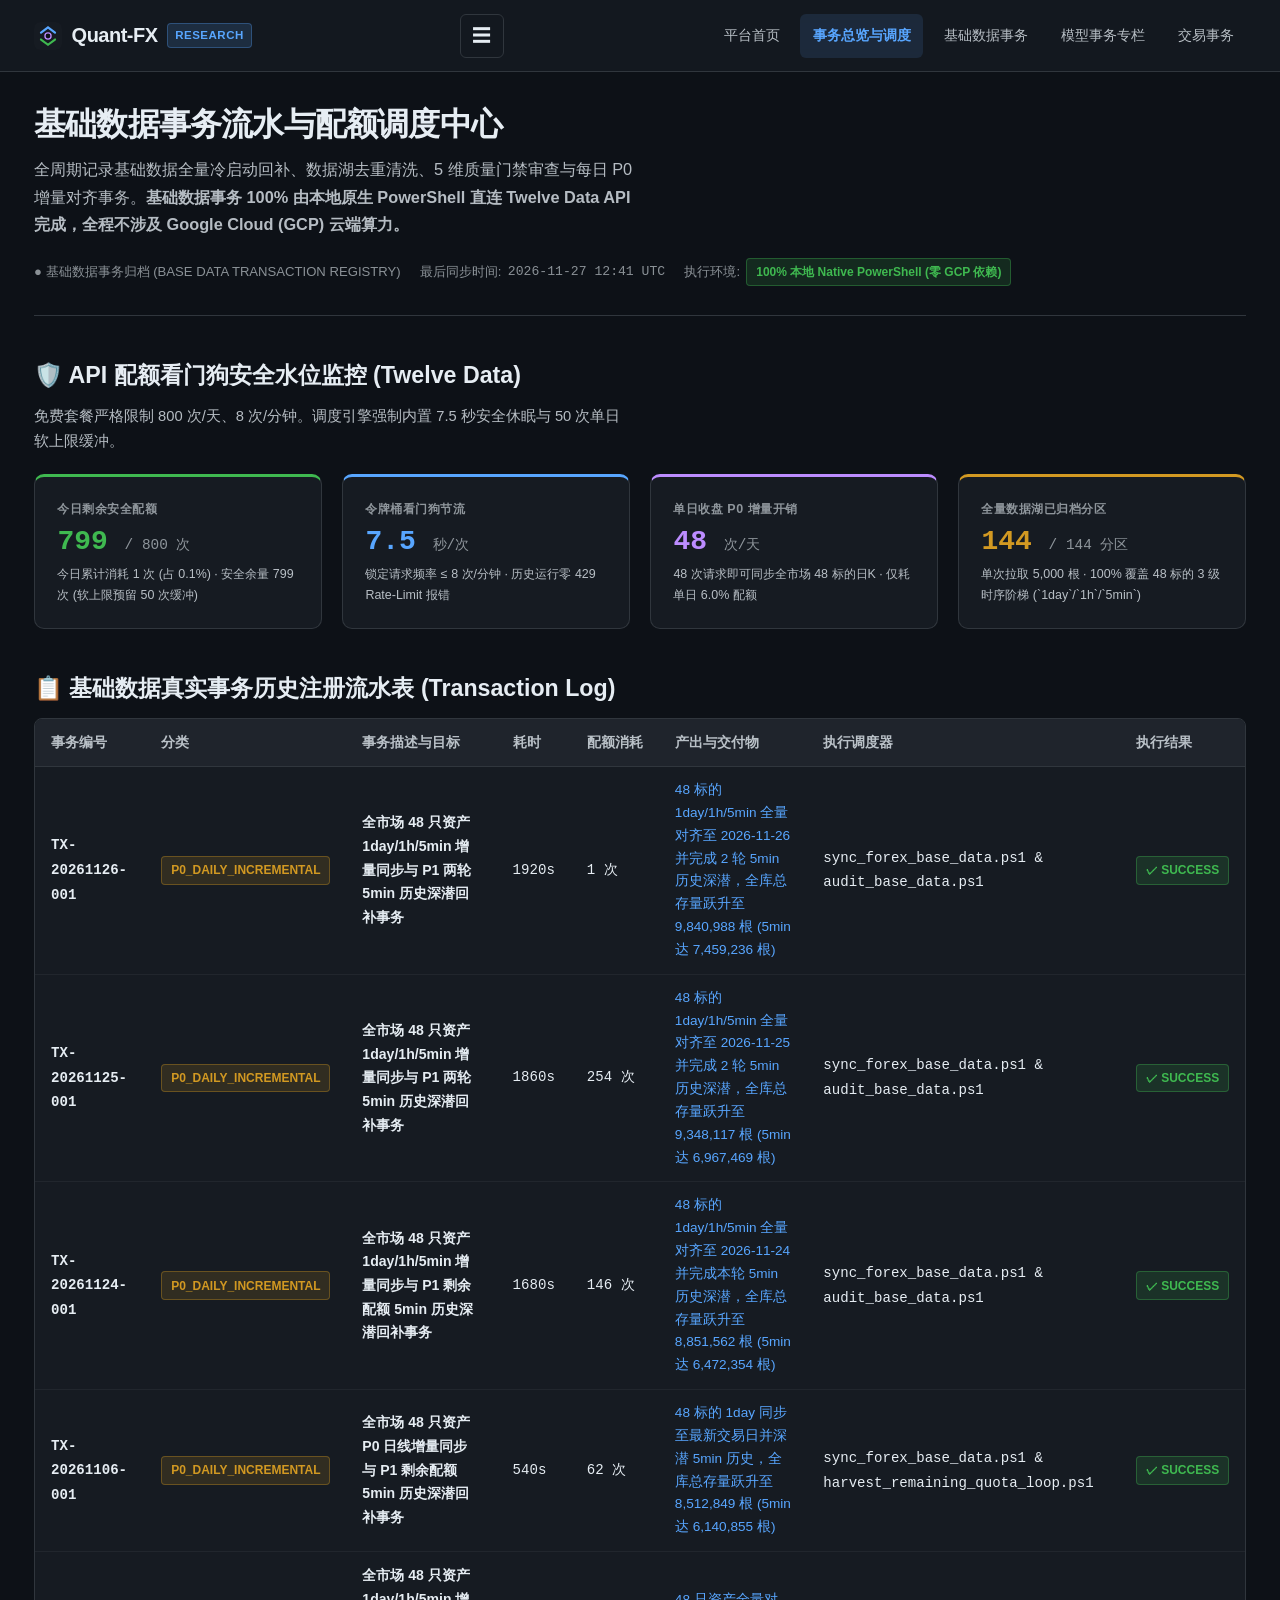
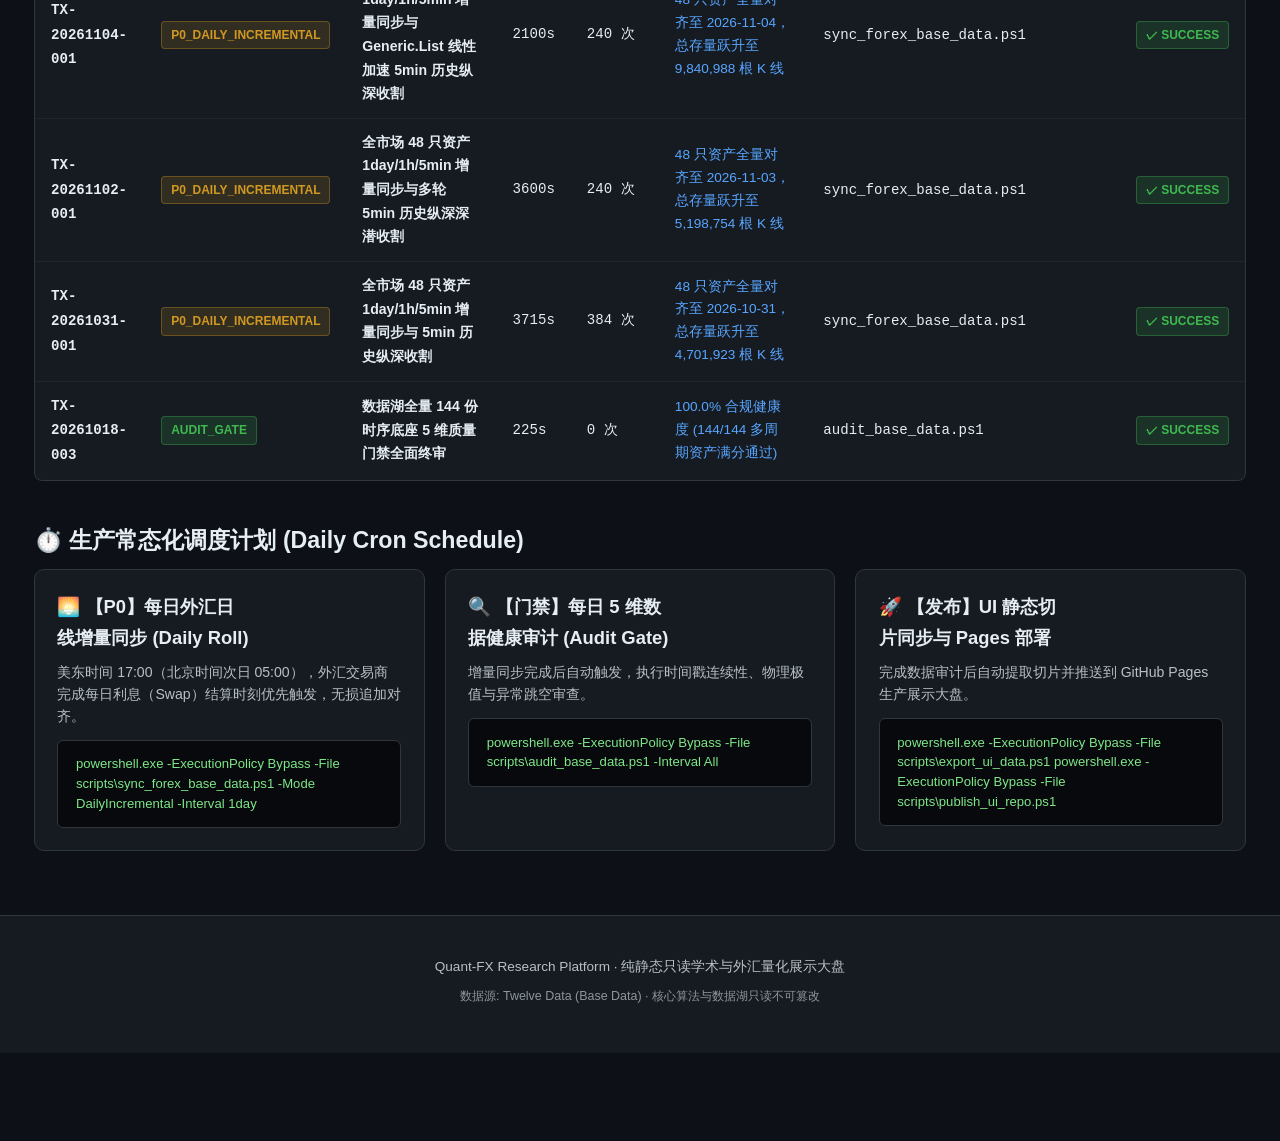
<file: transactions.html>
<!DOCTYPE html>
<html lang="zh-CN">
<head>
  <meta charset="UTF-8">
  <meta name="viewport" content="width=device-width, initial-scale=1.0">
  <title>Quant-FX Research - 事务总览与执行调度</title>
  <link rel="icon" type="image/svg+xml" href="assets/favicon.svg">
  <link rel="manifest" href="manifest.json">
  <meta name="theme-color" content="#161B22">
  <meta name="mobile-web-app-capable" content="yes">
  <meta name="apple-mobile-web-app-capable" content="yes">
  <meta name="apple-mobile-web-app-status-bar-style" content="black-translucent">
  <meta name="apple-mobile-web-app-title" content="Quant-FX">
  <meta http-equiv="Content-Security-Policy" content="default-src 'self'; script-src 'self' 'unsafe-inline' https://static.cloudflareinsights.com; style-src 'self' 'unsafe-inline'; img-src 'self' data:; connect-src 'self' https://cloudflareinsights.com;">
  <link rel="apple-touch-icon" href="assets/icons/apple-touch-icon.png">
  <link rel="stylesheet" href="assets/css/style.css?v=20261113_v5">
  <link rel="stylesheet" href="assets/css/components.css?v=20261113_v5">
  <link rel="stylesheet" href="assets/css/responsive.css?v=20261113_v5">
</head>
<body>
  <!-- 极简毛玻璃顶栏 -->
  <header class="site-header">
    <div class="nav-container">
      <a href="index.html" class="brand-logo">
        <svg viewBox="0 0 64 64" fill="none">
          <rect width="64" height="64" rx="14" fill="#161B22"/>
          <path d="M16 24L32 12L48 24" stroke="#58A6FF" stroke-width="5" stroke-linecap="round"/>
          <path d="M48 40L32 52L16 40" stroke="#3FB950" stroke-width="5" stroke-linecap="round"/>
          <circle cx="32" cy="32" r="7" fill="#0D1117" stroke="#BC8CFF" stroke-width="3"/>
        </svg>
        Quant-FX <span>RESEARCH</span>
      </a>
      <button class="menu-toggle" id="menuToggle" aria-label="展开导航菜单">☰</button>
      <nav class="nav-links" id="navLinks">
        <a href="index.html" class="nav-item">平台首页</a>
        <a href="transactions.html" class="nav-item active">事务总览与调度</a>
        <a href="base-data-transactions.html" class="nav-item">基础数据事务</a>
        <a href="model-transactions.html" class="nav-item">模型事务专栏</a>
        <a href="trade-transactions.html" class="nav-item">交易事务</a>
      </nav>
    </div>
  </header>

  <main class="docs-container">
    <article class="content-stream">
      
      <!-- 页面 Hero -->
      <section class="article-header">
        <h1 class="article-title">基础数据事务流水与配额调度中心</h1>
        <p class="article-subtitle">
          全周期记录基础数据全量冷启动回补、数据湖去重清洗、5 维质量门禁审查与每日 P0 增量对齐事务。<strong>基础数据事务 100% 由本地原生 PowerShell 直连 Twelve Data API 完成，全程不涉及 Google Cloud (GCP) 云端算力。</strong>
        </p>
        <div class="article-meta">
          <span>● 基础数据事务归档 (BASE DATA TRANSACTION REGISTRY)</span>
          <span>最后同步时间: <span id="lastSynced" class="tabular-numbers">2026-11-09 UTC</span></span>
          <span>执行环境: <span class="badge badge-green">100% 本地 Native PowerShell (零 GCP 依赖)</span></span>
        </div>
      </section>

      <!-- 配额看门狗水位卡片 -->
      <section>
        <h2 class="section-title">🛡️ API 配额看门狗安全水位监控 (Twelve Data)</h2>
        <p class="section-desc">免费套餐严格限制 800 次/天、8 次/分钟。调度引擎强制内置 7.5 秒安全休眠与 50 次单日软上限缓冲。</p>

        <div class="grid-cards">
          <div class="card" style="border-top: 3px solid var(--color-bull);">
            <div class="stat-label">今日剩余安全配额</div>
            <div class="stat-value tabular-numbers" id="quotaRemaining" style="color:var(--color-bull);">700+ <span style="font-size:0.9rem; font-weight:400; color:var(--text-muted);">/ 800 次</span></div>
            <div class="stat-desc" id="quotaDesc">正在同步 Twelve Data 实时配额看门狗水位...</div>
          </div>
          <div class="card" style="border-top: 3px solid var(--color-accent);">
            <div class="stat-label">令牌桶看门狗节流</div>
            <div class="stat-value tabular-numbers" style="color:var(--color-accent);">7.5 <span style="font-size:0.9rem; font-weight:400; color:var(--text-muted);">秒/次</span></div>
            <div class="stat-desc">锁定请求频率 ≤ 8 次/分钟 · 历史运行零 429 Rate-Limit 报错</div>
          </div>
          <div class="card" style="border-top: 3px solid var(--color-purple);">
            <div class="stat-label">单日收盘 P0 增量开销</div>
            <div class="stat-value tabular-numbers" style="color:var(--color-purple);">48 <span style="font-size:0.9rem; font-weight:400; color:var(--text-muted);">次/天</span></div>
            <div class="stat-desc">48 次请求即可同步全市场 48 标的日K · 仅耗单日 6.0% 配额</div>
          </div>
          <div class="card" style="border-top: 3px solid var(--color-gold);">
            <div class="stat-label">全量数据湖已归档分区</div>
            <div class="stat-value tabular-numbers" style="color:var(--color-gold);">144 <span style="font-size:0.9rem; font-weight:400; color:var(--text-muted);">/ 144 分区</span></div>
            <div class="stat-desc">单次拉取 5,000 根 · 100% 覆盖 48 标的 3 级时序阶梯 (`1day`/`1h`/`5min`)</div>
          </div>
        </div>
      </section>

      <!-- 事务日志流水表格 -->
      <section>
        <h2 class="section-title">📋 基础数据真实事务历史注册流水表 (Transaction Log)</h2>
        <div class="table-container">
          <table class="data-table" id="txTable">
            <thead>
              <tr>
                <th>事务编号</th>
                <th>分类</th>
                <th>事务描述与目标</th>
                <th>耗时</th>
                <th>配额消耗</th>
                <th>产出与交付物</th>
                <th>执行调度器</th>
                <th>执行结果</th>
              </tr>
            </thead>
            <tbody id="txTableBody">
              <tr><td colspan="8" style="text-align:center; color:var(--text-muted); padding:2rem;">正在加载事务流水...</td></tr>
            </tbody>
          </table>
        </div>
      </section>

      <!-- 运维与调度计划清单 -->
      <section>
        <h2 class="section-title">⏱️ 生产常态化调度计划 (Daily Cron Schedule)</h2>
        <div class="grid-cards" style="grid-template-columns: repeat(auto-fit, minmax(280px, 1fr));">
          <div class="card">
            <div class="card-title">🌅 【P0】每日外汇日线增量同步 (Daily Roll)</div>
            <div class="card-desc" style="margin-bottom:0.75rem;">
              美东时间 17:00（北京时间次日 05:00），外汇交易商完成每日利息（Swap）结算时刻优先触发，无损追加对齐。
            </div>
            <div class="code-box">
powershell.exe -ExecutionPolicy Bypass -File scripts\sync_forex_base_data.ps1 -Mode DailyIncremental -Interval 1day
            </div>
          </div>

          <div class="card">
            <div class="card-title">🔍 【门禁】每日 5 维数据健康审计 (Audit Gate)</div>
            <div class="card-desc" style="margin-bottom:0.75rem;">
              增量同步完成后自动触发，执行时间戳连续性、物理极值与异常跳空审查。
            </div>
            <div class="code-box">
powershell.exe -ExecutionPolicy Bypass -File scripts\audit_base_data.ps1 -Interval All
            </div>
          </div>

          <div class="card">
            <div class="card-title">🚀 【发布】UI 静态切片同步与 Pages 部署</div>
            <div class="card-desc" style="margin-bottom:0.75rem;">
              完成数据审计后自动提取切片并推送到 GitHub Pages 生产展示大盘。
            </div>
            <div class="code-box">
powershell.exe -ExecutionPolicy Bypass -File scripts\export_ui_data.ps1
powershell.exe -ExecutionPolicy Bypass -File scripts\publish_ui_repo.ps1
            </div>
          </div>
        </div>
      </section>

    </article>
  </main>

  <footer class="site-footer">
    <p>Quant-FX Research Platform · 纯静态只读学术与外汇量化展示大盘</p>
    <p style="color:var(--text-muted); font-size:0.78rem;">
      数据源: Twelve Data (Base Data) · 核心算法与数据湖只读不可篡改
    </p>
  </footer>

  <script type="module">
    import { QuantFX } from './assets/js/utils.js';

    document.addEventListener('DOMContentLoaded', async () => {
      const data = await QuantFX.loadData('transaction_registry.json');
      if (!data || !data.transactions) return;

      const syncEl = document.getElementById('lastSynced');
      if (syncEl && data.updated_at) {
        syncEl.textContent = data.updated_at;
      }

      const tbody = document.getElementById('txTableBody');
      if (!tbody) return;

      // 严格过滤仅展示基础数据相关事务（100% 本地 PowerShell + Twelve Data，不涉及 GCP 模型训练）
      const baseDataTxs = data.transactions.filter(tx =>
        tx.category === 'P0_DAILY_INCREMENTAL' ||
        tx.category === 'P1_QUOTA_HARVEST' ||
        tx.category === 'BASE_DATA' ||
        tx.category === 'AUDIT_GATE'
      );

      tbody.innerHTML = baseDataTxs.map(tx => {
        const catBadge = tx.category.includes('P0') ? 'badge-gold' : (tx.category === 'BASE_DATA' ? 'badge-blue' : (tx.category === 'AUDIT_GATE' ? 'badge-green' : 'badge-purple'));
        return `
          <tr>
            <td><strong style="color:var(--text-primary); font-family:var(--font-mono);">${QuantFX.escapeHtml(tx.tx_id)}</strong></td>
            <td><span class="badge ${catBadge}">${QuantFX.escapeHtml(tx.category)}</span></td>
            <td style="font-weight:600;">${QuantFX.escapeHtml(tx.title)}</td>
            <td class="tabular-numbers">${Number(tx.duration_sec)}s</td>
            <td class="tabular-numbers">${Number(tx.requests_consumed)} 次</td>
            <td style="color:var(--color-accent); font-size:0.85rem;">${QuantFX.escapeHtml(tx.data_produced)}</td>
            <td><code>${QuantFX.escapeHtml(tx.operator)}</code></td>
            <td><span class="badge badge-green">✓ SUCCESS</span></td>
          </tr>
        `;
      }).join('');
    });
  </script>
  <script src="assets/js/pwa.js"></script>
</body>
</html>
</file>
<file: assets/css/style.css>
/* ==============================================================================
   Quant-FX Research - 全局视觉与现代外汇量化展示大盘样式表 (style.css)
   基于纯原生现代 CSS，完全零外部依赖，极简深色极客设计
   ============================================================================== */

:root {
  /* 基础暗黑背景与面板色阶 */
  --bg-canvas: #0D1117;
  --bg-surface: #161B22;
  --bg-subtle: #1F242C;
  --bg-glass: rgba(22, 27, 34, 0.85);
  --border-default: #30363D;
  --border-muted: #21262D;

  /* 文字色阶 (遵循可读性对比度黄金走廊 >= 76%) */
  --text-primary: #E6EDF3;
  --text-secondary: rgba(230, 237, 243, 0.78);
  --text-muted: rgba(230, 237, 243, 0.58);

  /* 外汇核心多空与资产高光色 */
  --color-accent: #58A6FF;
  --color-bull: #3FB950;
  --color-bear: #F85149;
  --color-gold: #D29922;
  --color-purple: #BC8CFF;
  --color-cyan: #39C5BB;

  /* 字体家族 */
  --font-sans: 'Inter', -apple-system, BlinkMacSystemFont, "Segoe UI", Roboto, "Helvetica Neue", Arial, sans-serif;
  --font-mono: 'JetBrains Mono', 'Fira Code', 'Roboto Mono', Consolas, monospace;

  /* 排版尺寸、行高与缓动曲线 */
  --line-height-normal: 1.68;
  --max-content-width: 1260px;
  --optic-ease-cinematic: cubic-bezier(0.16, 1, 0.3, 1);
  --optic-ease-exit: cubic-bezier(0.7, 0, 0.84, 0);
  --optic-mask-y-fade: linear-gradient(to bottom, transparent 0px, #000 20px, #000 calc(100% - 28px), transparent 100%);
}

/* 基础重置 */
*, *::before, *::after {
  box-sizing: border-box;
  margin: 0;
  padding: 0;
}

body {
  background-color: var(--bg-canvas);
  color: var(--text-primary);
  font-family: var(--font-sans);
  line-height: var(--line-height-normal);
  font-size: 15px;
  -webkit-font-smoothing: antialiased;
  -moz-osx-font-smoothing: grayscale;
  scrollbar-width: thin;
  scrollbar-color: var(--border-default) var(--bg-canvas);
}

/* 全局滚动条美化 */
::-webkit-scrollbar {
  width: 8px;
  height: 8px;
}
::-webkit-scrollbar-track {
  background: var(--bg-canvas);
}
::-webkit-scrollbar-thumb {
  background: var(--border-default);
  border-radius: 4px;
}
::-webkit-scrollbar-thumb:hover {
  background: var(--text-muted);
}

/* 链接样式 */
a {
  color: var(--color-accent);
  text-decoration: none;
  transition: opacity 0.2s ease;
}
a:hover {
  text-decoration: underline;
  opacity: 0.85;
}

/* 极简毛玻璃顶栏导航 */
.site-header {
  position: sticky;
  top: 0;
  z-index: 1000;
  background-color: var(--bg-glass);
  backdrop-filter: blur(12px);
  -webkit-backdrop-filter: blur(12px);
  border-bottom: 1px solid var(--border-default);
  transition: background-color 0.3s ease;
}

.nav-container {
  max-width: var(--max-content-width);
  margin: 0 auto;
  padding: 0.85rem 1.5rem;
  display: flex;
  align-items: center;
  justify-content: space-between;
}

.brand-logo {
  display: flex;
  align-items: center;
  gap: 0.6rem;
  font-size: 1.25rem;
  font-weight: 800;
  color: var(--text-primary);
  letter-spacing: -0.5px;
}

.brand-logo img, .brand-logo svg {
  width: 28px;
  height: 28px;
}

.brand-logo span {
  font-size: 0.72rem;
  font-weight: 700;
  padding: 2px 7px;
  border-radius: 4px;
  background: rgba(88, 166, 255, 0.15);
  color: var(--color-accent);
  border: 1px solid rgba(88, 166, 255, 0.3);
  letter-spacing: 0.5px;
  text-transform: uppercase;
}

.nav-links {
  display: flex;
  align-items: center;
  gap: 0.5rem;
}

.nav-item {
  font-size: 0.88rem;
  font-weight: 500;
  color: var(--text-secondary);
  padding: 0.45rem 0.78rem;
  border-radius: 6px;
  white-space: nowrap;
  transition: color 0.2s ease, background-color 0.2s ease, opacity 0.2s ease;
}

.nav-item:hover {
  color: var(--text-primary);
  background-color: var(--bg-subtle);
  text-decoration: none;
}

.nav-item.active {
  color: var(--color-accent);
  background-color: rgba(88, 166, 255, 0.12);
  font-weight: 600;
}

.menu-toggle {
  display: none;
  background: none;
  border: 1px solid var(--border-default);
  color: var(--text-primary);
  font-size: 1.2rem;
  padding: 0.3rem 0.6rem;
  border-radius: 6px;
  cursor: pointer;
}

/* 主容器 */
.docs-container {
  max-width: var(--max-content-width);
  margin: 0 auto;
  padding: 2rem 1.5rem 4rem;
}

/* 文章正文流式布局 */
.content-stream {
  display: flex;
  flex-direction: column;
  gap: 2.5rem;
}

/* Hero 文章头部 */
.article-header {
  border-bottom: 1px solid var(--border-default);
  padding-bottom: 1.8rem;
}

h1, h2, h3, .article-title, .section-title, .card-title {
  text-wrap: balance;
}

p {
  max-width: 72ch;
  text-wrap: pretty;
  line-height: 1.68;
}

.article-title {
  font-size: clamp(1.6rem, 2.5vw, 2.2rem);
  font-weight: 800;
  letter-spacing: -0.8px;
  line-height: 1.25;
  color: var(--text-primary);
  margin-bottom: 0.75rem;
}

.article-subtitle {
  font-size: 1.02rem;
  color: var(--text-secondary);
  line-height: 1.68;
  max-width: 68ch;
}

.article-meta {
  display: flex;
  flex-wrap: wrap;
  align-items: center;
  gap: 1.2rem;
  margin-top: 1.2rem;
  font-size: 0.82rem;
  color: var(--text-muted);
}

.article-meta span {
  display: flex;
  align-items: center;
  gap: 0.4rem;
}

/* 等宽数字排版 */
.tabular-numbers {
  font-variant-numeric: tabular-nums;
  font-family: var(--font-mono);
}

/* 页脚 */
.site-footer {
  border-top: 1px solid var(--border-default);
  padding: 2.5rem 1.5rem;
  text-align: center;
  font-size: 0.85rem;
  color: var(--text-muted);
  background-color: var(--bg-surface);
}

.site-footer p {
  margin: 0 auto 0.4rem;
  color: var(--text-secondary);
}
</file>
<file: assets/css/components.css>
/* ==============================================================================
   Quant-FX Research - 核心 UI 组件库 (components.css)
   支持卡片、数据表、指标徽章、外汇强弱雷达图与风控仪表盘
   ============================================================================== */

/* 卡片系统 */
.card {
  background-color: var(--bg-surface);
  border: 1px solid var(--border-default);
  border-radius: 10px;
  padding: 1.4rem;
  transition: transform 0.2s ease, border-color 0.2s ease, box-shadow 0.2s ease;
  position: relative;
  overflow: hidden;
}

.card:hover {
  border-color: rgba(88, 166, 255, 0.4);
  box-shadow: 0 8px 24px rgba(0, 0, 0, 0.28);
}

.card-title {
  font-size: 1.15rem;
  font-weight: 700;
  color: var(--text-primary);
  margin-bottom: 0.5rem;
  display: flex;
  align-items: center;
  gap: 0.5rem;
}

.card-desc {
  font-size: 0.88rem;
  color: var(--text-secondary);
  line-height: 1.55;
}

/* 卡片网格布局 */
.grid-cards {
  display: grid;
  grid-template-columns: repeat(auto-fit, minmax(240px, 1fr));
  gap: 1.25rem;
}

.grid-2 {
  display: grid;
  grid-template-columns: 1fr 1fr;
  gap: 1.5rem;
}

.grid-3 {
  display: grid;
  grid-template-columns: repeat(3, 1fr);
  gap: 1.25rem;
}

/* 核心高光数据卡片 */
.stat-card {
  padding: 1.2rem;
  border-radius: 8px;
  background: var(--bg-surface);
  border: 1px solid var(--border-default);
}

.stat-label {
  font-size: 0.78rem;
  font-weight: 600;
  text-transform: uppercase;
  color: var(--text-muted);
  letter-spacing: 0.5px;
  margin-bottom: 0.35rem;
}

.stat-value {
  font-size: 1.75rem;
  font-weight: 800;
  color: var(--text-primary);
  line-height: 1.15;
  margin-bottom: 0.35rem;
  font-variant-numeric: tabular-nums;
}

.stat-desc {
  font-size: 0.78rem;
  color: var(--text-secondary);
}

/* 徽章 Badge */
.badge {
  display: inline-flex;
  align-items: center;
  gap: 0.35rem;
  font-size: 0.75rem;
  font-weight: 600;
  padding: 0.2rem 0.55rem;
  border-radius: 4px;
  white-space: nowrap;
}

.badge-green {
  background: rgba(63, 185, 80, 0.15);
  color: var(--color-bull);
  border: 1px solid rgba(63, 185, 80, 0.35);
}

.badge-red {
  background: rgba(248, 81, 73, 0.15);
  color: var(--color-bear);
  border: 1px solid rgba(248, 81, 73, 0.35);
}

.badge-blue {
  background: rgba(88, 166, 255, 0.15);
  color: var(--color-accent);
  border: 1px solid rgba(88, 166, 255, 0.35);
}

.badge-gold {
  background: rgba(210, 153, 34, 0.15);
  color: var(--color-gold);
  border: 1px solid rgba(210, 153, 34, 0.35);
}

.badge-purple {
  background: rgba(188, 140, 255, 0.15);
  color: var(--color-purple);
  border: 1px solid rgba(188, 140, 255, 0.35);
}

.badge-cyan {
  background: rgba(57, 197, 187, 0.15);
  color: var(--color-cyan);
  border: 1px solid rgba(57, 197, 187, 0.35);
}

.badge-gray {
  background: rgba(110, 118, 129, 0.15);
  color: var(--text-secondary);
  border: 1px solid var(--border-default);
}

/* 状态指示点 */
.status-dot {
  width: 8px;
  height: 8px;
  border-radius: 50%;
  display: inline-block;
  background: var(--text-muted);
}

.status-dot.active {
  background: var(--color-bull);
  box-shadow: 0 0 8px rgba(63, 185, 80, 0.6);
}

.status-dot.warning {
  background: var(--color-gold);
  box-shadow: 0 0 8px rgba(210, 153, 34, 0.6);
}

/* 表格容器与数据表格 */
.table-container {
  width: 100%;
  overflow-x: auto;
  border: 1px solid var(--border-default);
  border-radius: 8px;
  background-color: var(--bg-surface);
}

.data-table {
  width: 100%;
  border-collapse: collapse;
  font-size: 0.88rem;
  text-align: left;
}

.data-table th {
  background-color: var(--bg-subtle);
  color: var(--text-secondary);
  font-weight: 600;
  padding: 0.75rem 1rem;
  border-bottom: 1px solid var(--border-default);
  white-space: nowrap;
}

.data-table td {
  padding: 0.75rem 1rem;
  border-bottom: 1px solid var(--border-muted);
  color: var(--text-primary);
}

.data-table tr:last-child td {
  border-bottom: none;
}

.data-table tr:hover td {
  background-color: rgba(255, 255, 255, 0.02);
}

/* 提示与注意框 Callouts */
.callout {
  padding: 1.1rem 1.3rem;
  border-radius: 8px;
  background-color: var(--bg-subtle);
  border-left: 4px solid var(--color-accent);
  font-size: 0.92rem;
  line-height: 1.6;
  color: var(--text-secondary);
}

.callout strong {
  color: var(--text-primary);
}

.callout-success {
  border-left-color: var(--color-bull);
  background-color: rgba(63, 185, 80, 0.06);
}

.callout-warning {
  border-left-color: var(--color-gold);
  background-color: rgba(210, 153, 34, 0.06);
}

.callout-danger {
  border-left-color: var(--color-bear);
  background-color: rgba(248, 81, 73, 0.06);
}

/* 外汇货币强弱动量条 */
.strength-item {
  display: flex;
  align-items: center;
  gap: 1rem;
  margin-bottom: 0.85rem;
}

.strength-label {
  width: 60px;
  font-weight: 700;
  font-family: var(--font-mono);
  font-size: 0.95rem;
}

.strength-bar-bg {
  flex: 1;
  height: 10px;
  background-color: var(--bg-subtle);
  border-radius: 5px;
  overflow: hidden;
  border: 1px solid var(--border-muted);
}

.strength-bar-fill {
  height: 100%;
  border-radius: 5px;
  transform-origin: left center;
  transition: transform 0.6s cubic-bezier(0.16, 1, 0.3, 1);
}

.strength-val {
  width: 50px;
  text-align: right;
  font-weight: 600;
  font-size: 0.85rem;
  color: var(--text-secondary);
}

/* Sparkline 迷你走势线 */
.sparkline-svg {
  width: 100px;
  height: 30px;
  overflow: visible;
}

.sparkline-path {
  fill: none;
  stroke: var(--color-accent);
  stroke-width: 2;
  stroke-linecap: round;
  stroke-linejoin: round;
}

/* 代码与命令行高亮块 */
pre, code {
  font-family: var(--font-mono);
}

.code-box {
  background-color: #07090D;
  border: 1px solid var(--border-default);
  border-radius: 6px;
  padding: 0.85rem 1.1rem;
  color: #7EE787;
  font-size: 0.82rem;
  overflow-x: auto;
  line-height: 1.5;
}

/* Section 标题 */
.section-title {
  font-size: 1.45rem;
  font-weight: 700;
  color: var(--text-primary);
  margin-bottom: 0.6rem;
  display: flex;
  align-items: center;
  gap: 0.6rem;
}

.section-desc {
  font-size: 0.92rem;
  color: var(--text-secondary);
  margin-bottom: 1.25rem;
}

/* ==========================================================================
   PWA (Progressive Web App) 专属组件与交互样式
   ========================================================================== */

/* PWA 沉浸式安装应用按钮 */
.pwa-install-btn {
  display: none;
  align-items: center;
  gap: 0.4rem;
  background: linear-gradient(135deg, rgba(88, 166, 255, 0.18), rgba(188, 140, 255, 0.18));
  border: 1px solid rgba(88, 166, 255, 0.4);
  color: #58A6FF;
  padding: 0.35rem 0.85rem;
  border-radius: 20px;
  font-size: 0.82rem;
  font-weight: 600;
  cursor: pointer;
  transition: transform 0.25s ease, border-color 0.25s ease, color 0.25s ease, box-shadow 0.25s ease;
  backdrop-filter: blur(8px);
  margin-left: 0.5rem;
}

.pwa-install-btn:hover {
  background: linear-gradient(135deg, rgba(88, 166, 255, 0.3), rgba(188, 140, 255, 0.3));
  border-color: #58A6FF;
  color: #FFFFFF;
  box-shadow: 0 0 12px rgba(88, 166, 255, 0.35);
  transform: translateY(-1px);
}

.pwa-install-btn:active {
  transform: translateY(0);
}

/* 顶部网络离线/在线状态通知条 */
.pwa-network-banner {
  display: none;
  align-items: center;
  justify-content: center;
  gap: 0.6rem;
  padding: 0.45rem 1rem;
  font-size: 0.84rem;
  font-weight: 500;
  text-align: center;
  position: sticky;
  top: 0;
  z-index: 1000;
  backdrop-filter: blur(12px);
  animation: slideDown 0.3s ease-out;
}

.pwa-network-banner.offline {
  background-color: rgba(210, 153, 34, 0.2);
  border-bottom: 1px solid rgba(210, 153, 34, 0.4);
  color: #E3B341;
}

.pwa-network-banner.online {
  background-color: rgba(63, 185, 80, 0.2);
  border-bottom: 1px solid rgba(63, 185, 80, 0.4);
  color: #3FB950;
}

.pwa-dot {
  width: 8px;
  height: 8px;
  border-radius: 50%;
  display: inline-block;
}

.pwa-dot.offline {
  background-color: #D29922;
  box-shadow: 0 0 8px #D29922;
}

.pwa-dot.online {
  background-color: #3FB950;
  box-shadow: 0 0 8px #3FB950;
}

/* 浮动轻提示 Toast */
.pwa-toast {
  position: fixed;
  bottom: 2rem;
  right: 2rem;
  background-color: rgba(22, 27, 34, 0.95);
  border: 1px solid var(--border-default);
  color: var(--text-primary);
  padding: 0.75rem 1.25rem;
  border-radius: 8px;
  box-shadow: 0 8px 24px rgba(0, 0, 0, 0.5);
  backdrop-filter: blur(12px);
  font-size: 0.88rem;
  z-index: 2000;
  opacity: 0;
  transform: translateY(12px);
  pointer-events: none;
  transition: opacity 0.3s ease, transform 0.3s ease;
}

.pwa-toast.show {
  opacity: 1;
  transform: translateY(0);
}

@keyframes slideDown {
  from { transform: translateY(-100%); }
  to { transform: translateY(0); }
}

/* PWA 独立窗口 (Standalone) 体验优化 */
@media (display-mode: standalone) {
  .site-header {
    padding-top: env(safe-area-inset-top, 0);
  }
}

/* ==========================================================================
   黄金主从双舞台、Bento 特征矩阵与沙盘高密数据组件
   ========================================================================== */

.sandbox-split-stage {
  display: grid;
  grid-template-columns: minmax(0, 1.618fr) minmax(0, 1fr);
  gap: 1.25rem;
  align-items: stretch;
}

.bento-4-grid {
  display: grid;
  grid-template-columns: repeat(4, minmax(0, 1fr));
  gap: 1.15rem;
}

.scroll-vault-y {
  max-height: 480px;
  overflow-y: auto;
  overflow-x: auto;
  border: 1px solid var(--border-default);
  border-radius: 8px;
  background-color: var(--bg-surface);
  -webkit-overflow-scrolling: touch;
}

.sticky-table th {
  position: sticky;
  top: 0;
  z-index: 5;
  background-color: var(--bg-subtle);
  box-shadow: 0 1px 0 var(--border-default);
}

.pnl-pos {
  color: var(--color-bull);
  font-weight: 700;
  font-variant-numeric: tabular-nums;
}

.pnl-neg {
  color: var(--color-bear);
  font-weight: 700;
  font-variant-numeric: tabular-nums;
}

.pnl-flat {
  color: var(--text-muted);
  font-variant-numeric: tabular-nums;
}

.composited-bar-track {
  flex: 1;
  height: 8px;
  background-color: var(--bg-canvas);
  border-radius: 4px;
  overflow: hidden;
}

.composited-bar-fill {
  width: 100%;
  height: 100%;
  border-radius: 4px;
  transform-origin: left center;
  transition: transform 0.42s cubic-bezier(0.16, 1, 0.3, 1);
}

.symbol-sandbox-card {
  display: flex;
  flex-direction: column;
  justify-content: space-between;
  gap: 0.75rem;
}

.kv-mini-grid {
  display: grid;
  grid-template-columns: repeat(2, minmax(0, 1fr));
  gap: 0.55rem;
  padding: 0.7rem;
  background: var(--bg-subtle);
  border-radius: 6px;
}

.kv-mini-label {
  font-size: 0.74rem;
  color: var(--text-muted);
}

.kv-mini-val {
  font-size: 0.94rem;
  font-weight: 700;
  font-variant-numeric: tabular-nums;
  font-family: var(--font-mono);
  color: var(--text-primary);
}
</file>
<file: assets/css/responsive.css>
/* ==============================================================================
   Quant-FX Research - 响应式断点与移动端适配 (responsive.css)
   遵循 Evopoiesis/docs/specs/17-terminal-adaptation-spec.md & AGENTS.md 第 5 节：
   - 移动端竖屏 (393x852 / 412x915) 零横向溢出 (Horizontal Overflow <= 0px)
   - 动态视口高度 100dvh 与安全区 env(safe-area-inset-bottom)
   - 所有交互按钮、Logo、链接与过滤标签最小触控热区 >= 44x44px
   ============================================================================== */

html,
body {
  max-width: 100vw;
  overflow-x: hidden;
  min-height: 100dvh;
  padding-bottom: env(safe-area-inset-bottom, 0px);
}

.brand-logo,
.filter-btn,
.nav-item,
.menu-toggle,
.section-action-link,
a.badge {
  min-height: 44px;
  min-width: 44px;
  display: inline-flex;
  align-items: center;
  justify-content: center;
}

.section-header-row {
  display: flex;
  justify-content: space-between;
  align-items: center;
  flex-wrap: wrap;
  gap: 0.75rem;
  margin-bottom: 0.8rem;
}

.section-action-link {
  font-size: 0.85rem;
  font-weight: 600;
  white-space: nowrap;
  padding: 0.4rem 0.75rem;
  border-radius: 6px;
  background: var(--bg-subtle);
  border: 1px solid var(--border-default);
}

.table-container {
  width: 100%;
  max-width: 100%;
  overflow-x: auto;
  -webkit-overflow-scrolling: touch;
}

@media (max-width: 1080px) {
  .sandbox-split-stage {
    grid-template-columns: 1fr;
  }

  .bento-4-grid {
    grid-template-columns: repeat(2, minmax(0, 1fr));
  }
}

@media (max-width: 992px) {
  .grid-2 {
    grid-template-columns: 1fr;
  }
  
  .grid-3 {
    grid-template-columns: repeat(2, 1fr);
  }

  .article-title {
    font-size: 1.85rem;
  }
}

@media (max-width: 768px) {
  .docs-container {
    padding: 1.25rem 1rem calc(3rem + env(safe-area-inset-bottom, 0px));
    max-width: 100vw;
    overflow-x: hidden;
  }

  .menu-toggle {
    display: inline-flex;
    min-width: 44px;
    min-height: 44px;
  }

  .nav-links {
    display: none;
    position: absolute;
    top: 100%;
    left: 0;
    right: 0;
    background-color: var(--bg-surface);
    border-bottom: 1px solid var(--border-default);
    flex-direction: column;
    padding: 1rem 1.5rem;
    gap: 0.5rem;
    box-shadow: 0 12px 24px rgba(0, 0, 0, 0.4);
  }

  .nav-links.show {
    display: flex;
  }

  .nav-item {
    width: 100%;
    min-height: 44px;
    padding: 0.6rem 0.8rem;
    justify-content: flex-start;
  }

  .grid-cards {
    grid-template-columns: 1fr !important;
  }

  .bento-4-grid {
    grid-template-columns: 1fr;
  }

  .grid-3 {
    grid-template-columns: 1fr;
  }

  .article-title {
    font-size: 1.55rem;
    word-break: break-word;
  }

  .article-subtitle {
    font-size: 0.95rem;
  }

  .stat-value {
    font-size: 1.45rem;
  }

  .article-meta {
    gap: 0.75rem;
  }
}
</file>
